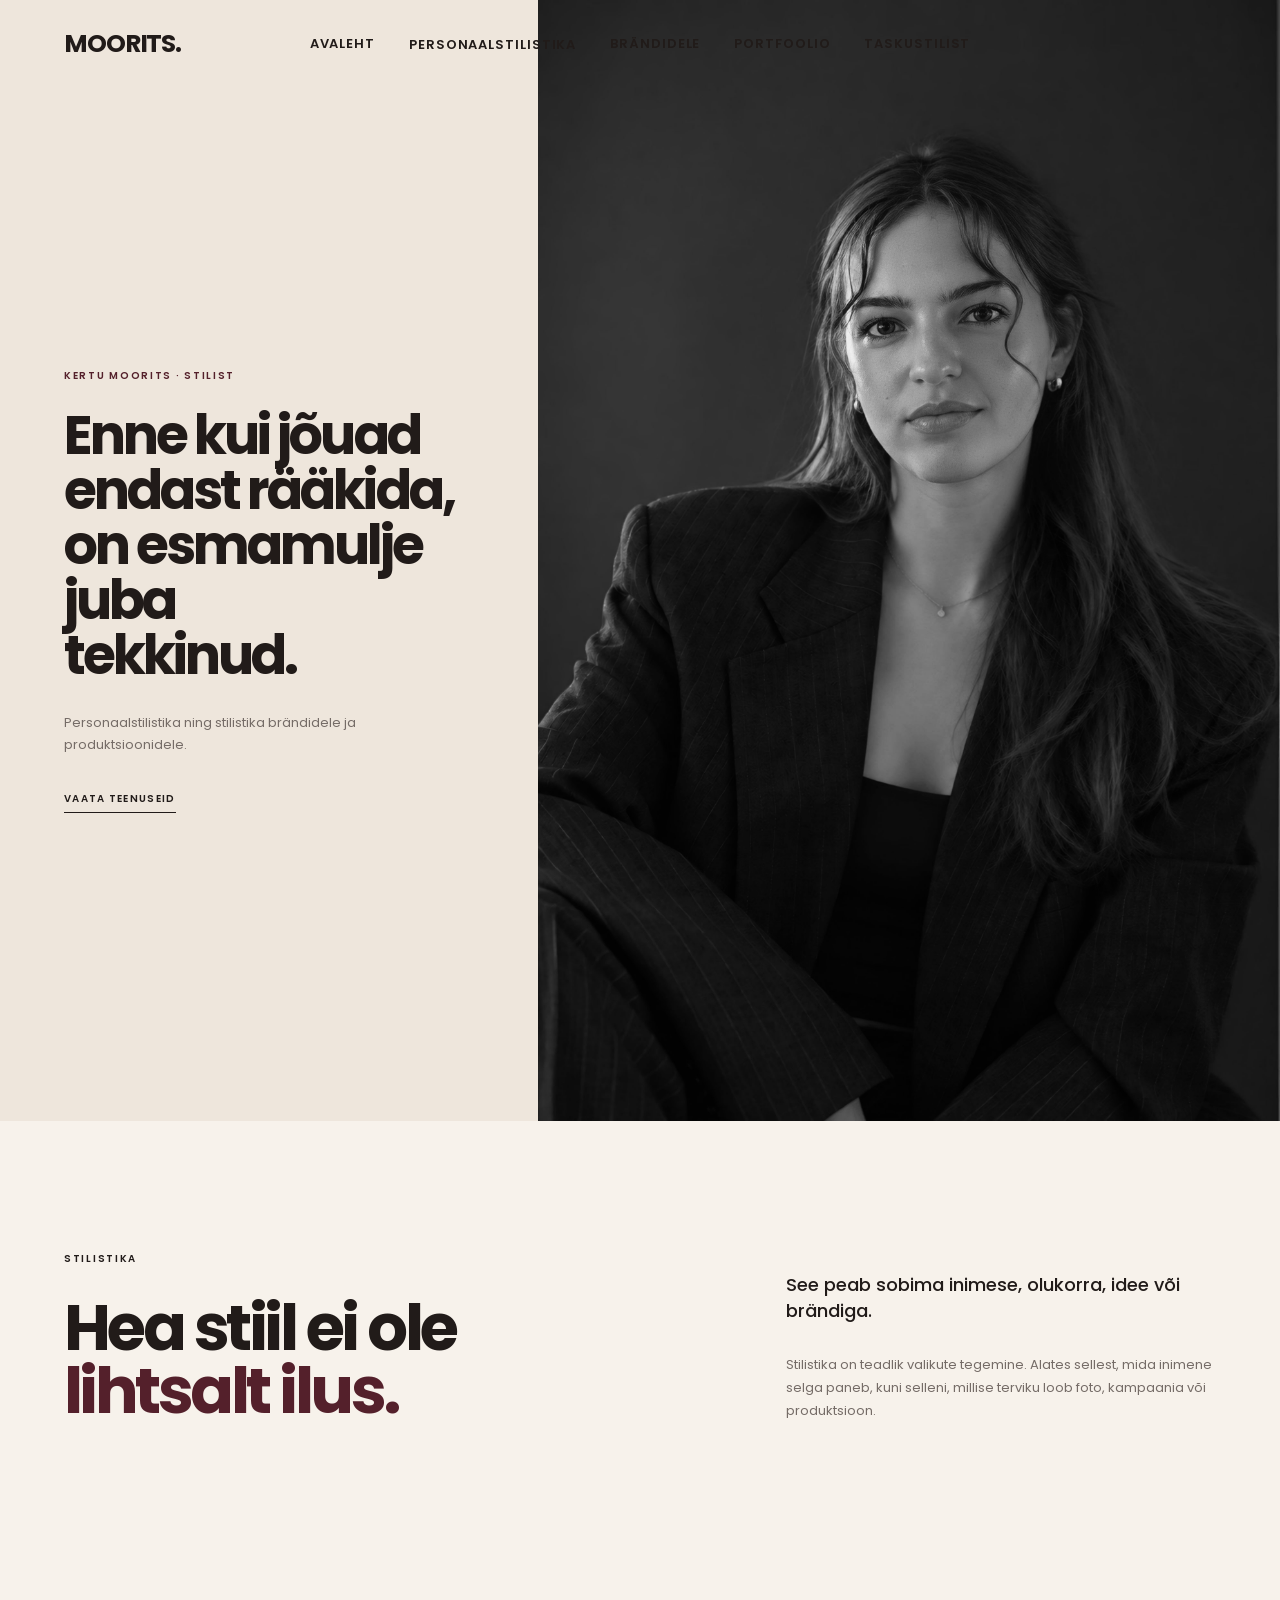
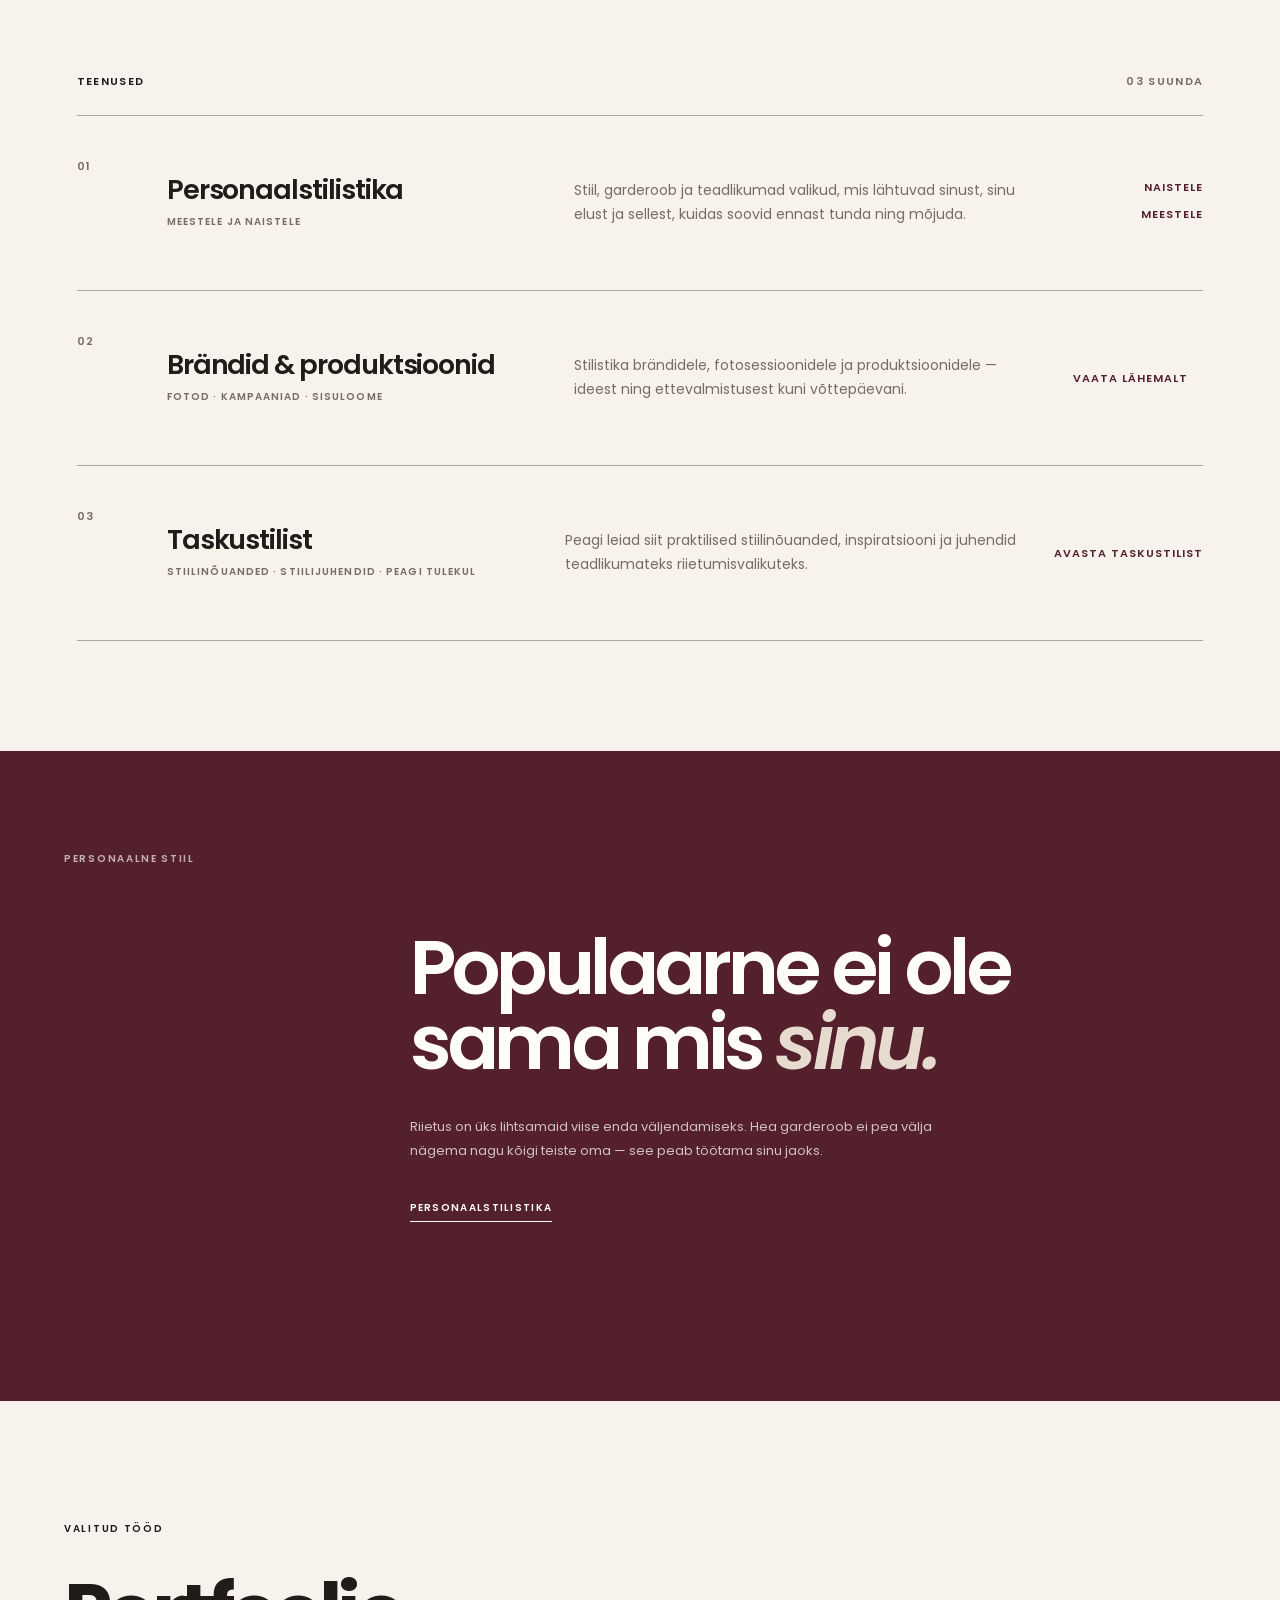
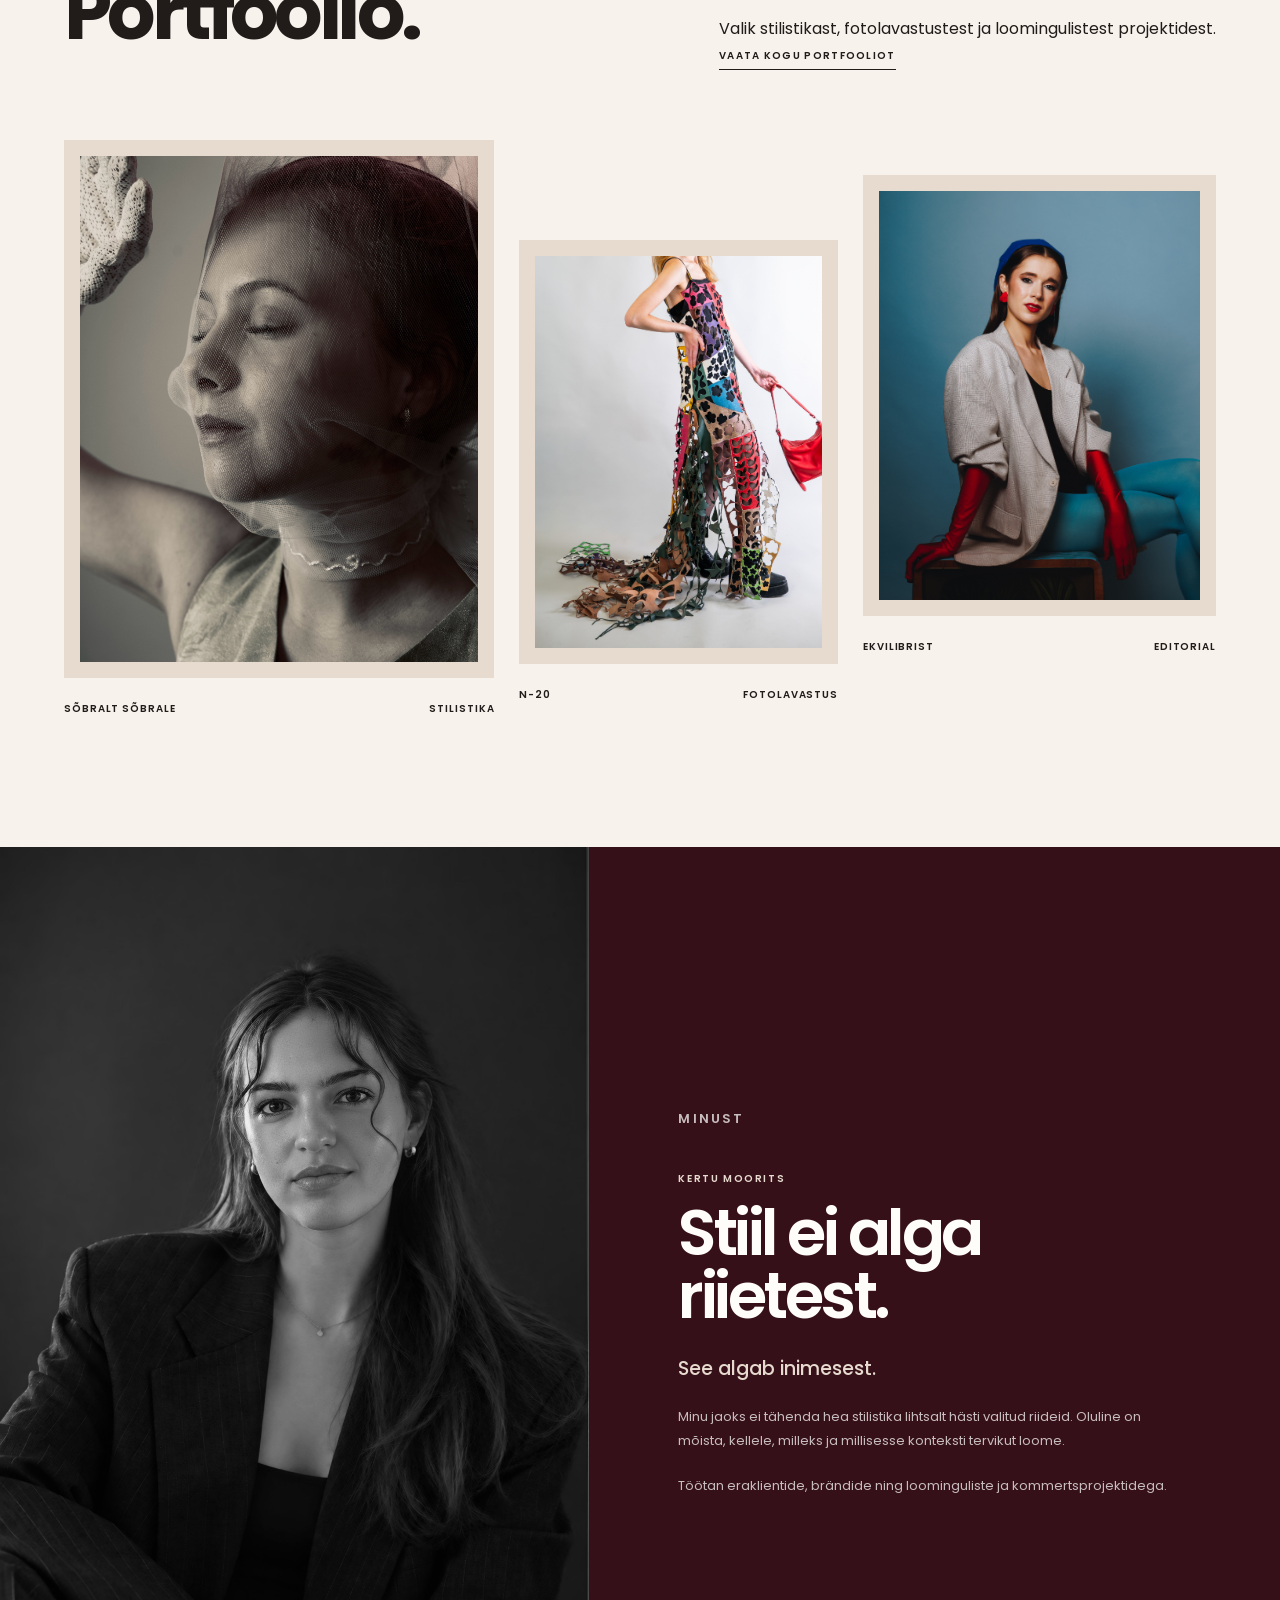
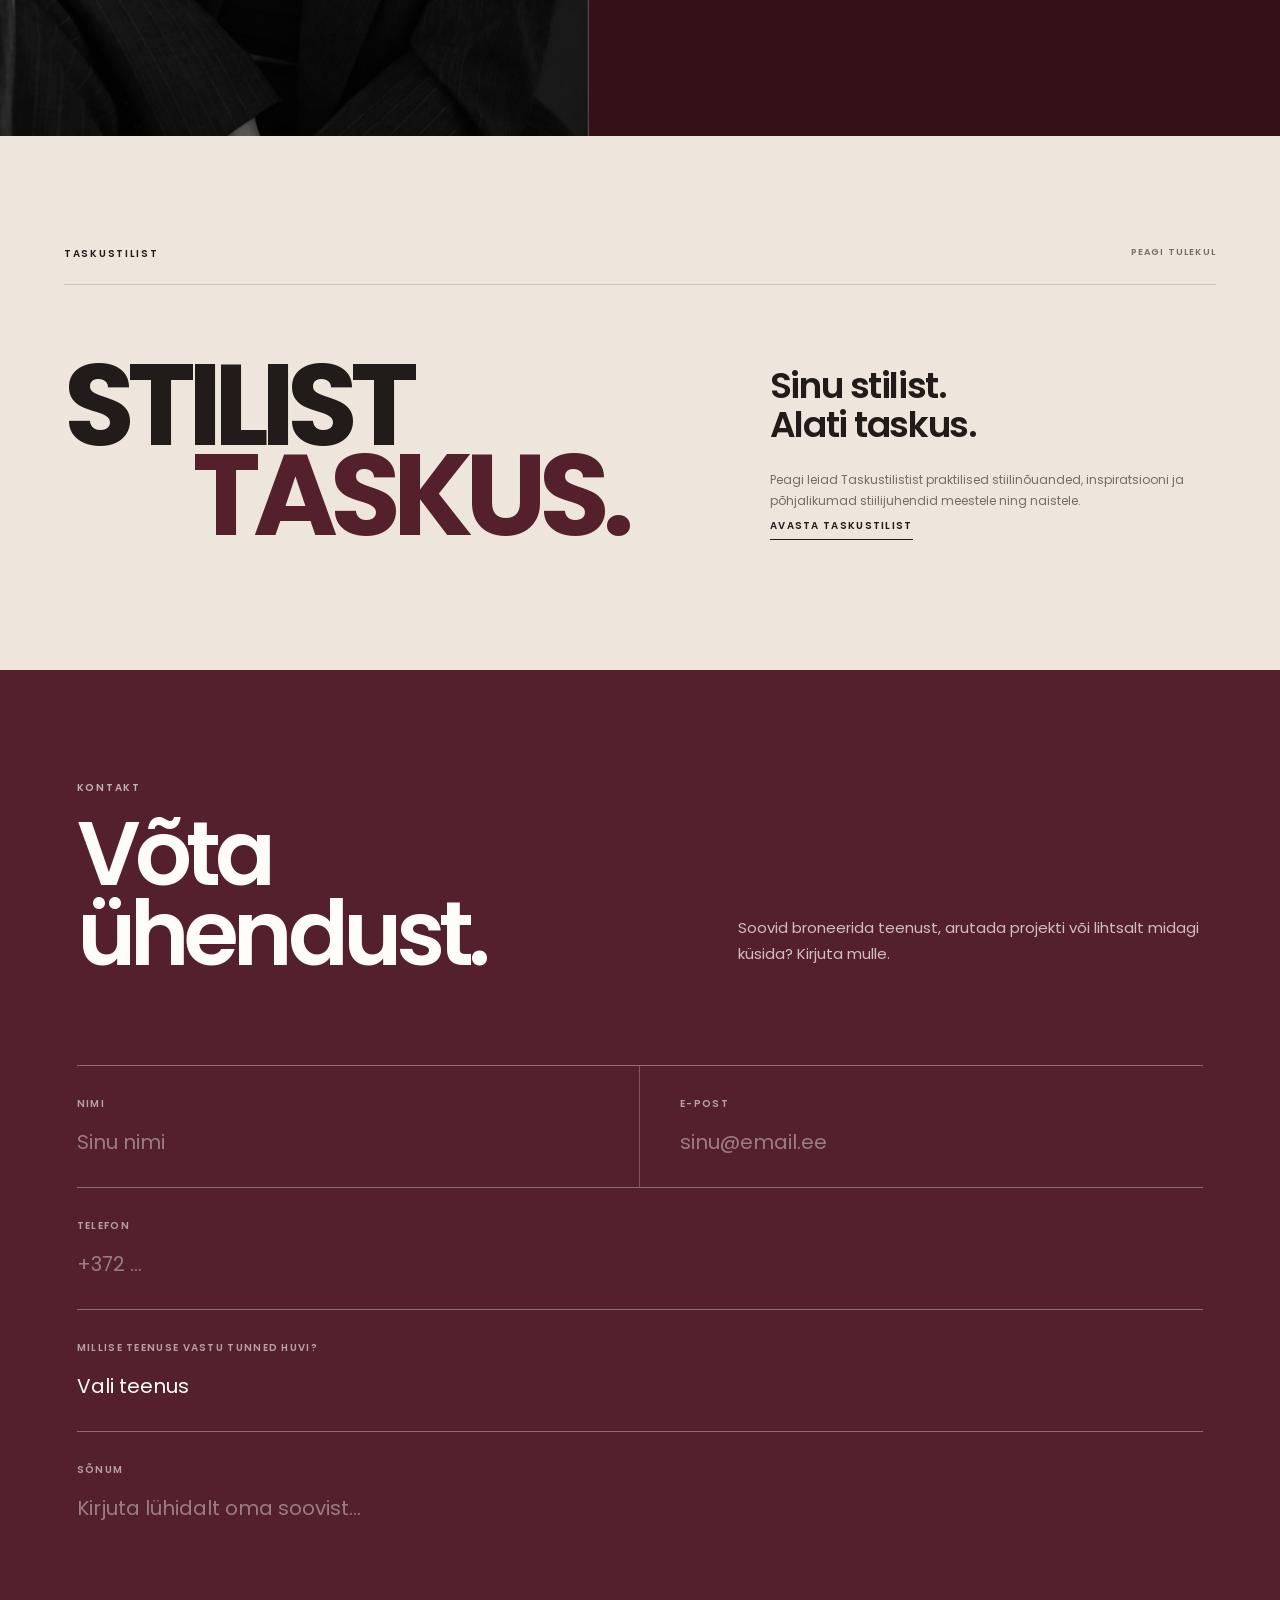
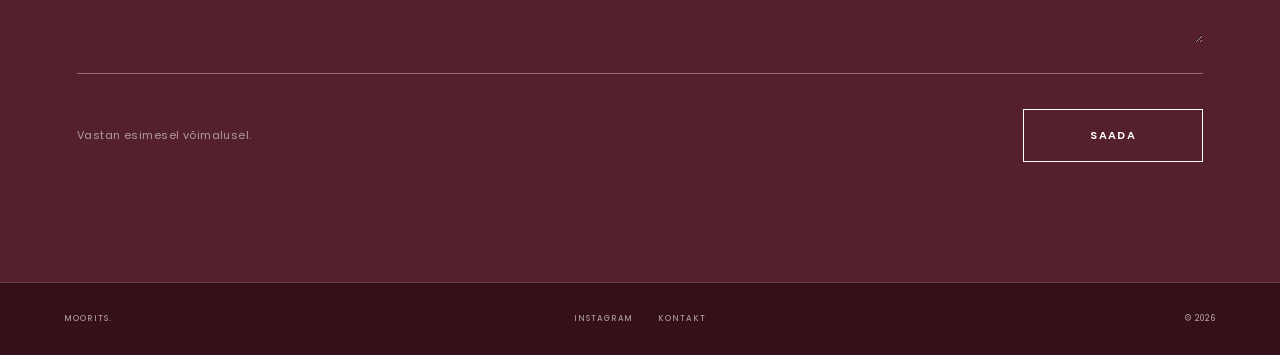
<file: index.html>
<!DOCTYPE html>
<html lang="et">

<head>
  <meta charset="UTF-8">
  <meta name="viewport" content="width=device-width, initial-scale=1.0">

  <title>Kertu Moorits | Stilist & personaalstilistika — MOORITS.</title>

  <meta
    name="description"
    content="Kertu Moorits on stilist, kes pakub personaalstilistikat naistele ja meestele ning stilistikat brändidele, fotosessioonidele ja produktsioonidele."
  >

  <link rel="canonical" href="https://moorits.com/">

  <!-- OPEN GRAPH -->
  <meta property="og:type" content="website">
  <meta property="og:locale" content="et_EE">
  <meta property="og:site_name" content="MOORITS.">

  <meta
    property="og:title"
    content="Kertu Moorits | Stilist & personaalstilistika — MOORITS."
  >

  <meta
    property="og:description"
    content="Personaalstilistika naistele ja meestele ning stilistika brändidele, fotosessioonidele ja produktsioonidele."
  >

  <meta property="og:url" content="https://moorits.com/">

  <meta
    property="og:image"
    content="https://moorits.com/images/avaleht/kertu-moorits-stilist.jpg"
  >

  <!-- STRUCTURED DATA -->
  <script type="application/ld+json">
  {
    "@context": "https://schema.org",
    "@type": "Person",
    "name": "Kertu Moorits",
    "jobTitle": "Stilist",
    "url": "https://moorits.com/",
    "image": "https://moorits.com/images/avaleht/kertu-moorits-stilist.jpg",
    "sameAs": [
      "https://www.instagram.com/mooritzmoments"
    ],
    "worksFor": {
      "@type": "Organization",
      "name": "MOORITS.",
      "url": "https://moorits.com/"
    }
  }
  </script>

  <link rel="stylesheet" href="./css/style.css">
</head>

<body>

  <!-- HEADER -->

  <header class="header">

    <a href="/" class="logo">
      MOORITS.
    </a>

    <nav class="desktop-nav">

      <a href="/" class="active">AVALEHT</a>

      <div class="nav-dropdown">

        <button class="nav-dropdown-trigger" type="button">
          PERSONAALSTILISTIKA
        </button>

        <div class="nav-dropdown-menu">
          <a href="/meestele/">MEESTELE</a>
          <a href="/naistele/">NAISTELE</a>
        </div>

      </div>

      <a href="/brandidele/">BRÄNDIDELE</a>
      <a href="/portfoolio/">PORTFOOLIO</a>
      <a href="/stilist-taskus/">TASKUSTILIST</a>

    </nav>

    <button class="menu-button" id="menuButton" type="button">
      MENÜÜ
    </button>

  </header>


  <!-- MOBILE MENU -->

  <nav class="mobile-nav" id="mobileNav">

    <button class="mobile-close" id="mobileClose" type="button">
      SULGE
    </button>

    <div class="mobile-links">

      <a href="/">Avaleht</a>

      <span class="mobile-nav-label">
        PERSONAALSTILISTIKA
      </span>

      <a href="/meestele/">Meestele</a>
      <a href="/naistele/">Naistele</a>
      <a href="/brandidele/">Brändidele</a>
      <a href="/portfoolio/">Portfoolio</a>
      <a href="/stilist-taskus/">Taskustilist</a>
      <a href="#kontakt">Kontakt</a>

    </div>

  </nav>


  <main>

    <!-- HERO -->

    <section class="hero" id="avaleht">

      <div class="hero-text">

        <p class="label">
          KERTU MOORITS · STILIST
        </p>

        <h1>
          Enne kui jõuad<br>
          endast rääkida,<br>
          on esmamulje juba<br>
          tekkinud.
        </h1>

        <p class="hero-description">
          Personaalstilistika ning stilistika
          brändidele ja produktsioonidele.
        </p>

        <a href="#teenused" class="text-link">
          VAATA TEENUSEID
        </a>

      </div>


      <div class="hero-image">

        <img
          src="./images/avaleht/kertu-moorits-stilist.jpg"
          alt="Kertu Moorits, stilist"
        >

      </div>

    </section>


    <!-- INTRO -->

    <section class="intro">

      <div>

        <p class="label">
          STILISTIKA
        </p>

        <h2>
          Hea stiil ei ole<br>
          <span>lihtsalt ilus.</span>
        </h2>

      </div>


      <div class="intro-copy">

        <p class="lead">
          See peab sobima inimese, olukorra,
          idee või brändiga.
        </p>

        <p>
          Stilistika on teadlik valikute tegemine.
          Alates sellest, mida inimene selga paneb,
          kuni selleni, millise terviku loob foto,
          kampaania või produktsioon.
        </p>

      </div>

    </section>


    <!-- SERVICES -->

    <section class="services" id="teenused">

      <div class="section-head">

        <p class="label">
          TEENUSED
        </p>

        <span>
          03 SUUNDA
        </span>

      </div>


      <!-- 01 PERSONAALSTILISTIKA -->

      <div class="service">

        <span class="number">
          01
        </span>

        <div>

          <h3>
            Personaalstilistika
          </h3>

          <small>
            MEESTELE JA NAISTELE
          </small>

        </div>

        <p>
          Stiil, garderoob ja teadlikumad valikud,
          mis lähtuvad sinust, sinu elust ja sellest,
          kuidas soovid ennast tunda ning mõjuda.
        </p>

        <div class="service-actions">

          <a href="/naistele/" class="service-link">
            NAISTELE
          </a>

          <a href="/meestele/" class="service-link">
            MEESTELE
          </a>

        </div>

      </div>


      <!-- 02 BRÄNDID & PRODUKTSIOONID -->

      <a href="/brandidele/" class="service">

        <span class="number">
          02
        </span>

        <div>

          <h3>
            Brändid &amp; produktsioonid
          </h3>

          <small>
            FOTOD · KAMPAANIAD · SISULOOME
          </small>

        </div>

        <p>
          Stilistika brändidele, fotosessioonidele ja produktsioonidele —
          ideest ning ettevalmistusest kuni võttepäevani.
        </p>

        <span class="service-more">
          VAATA LÄHEMALT
        </span>

      </a>


    
<!-- 03 TASKUSTILIST -->

<a href="/stilist-taskus/" class="service">

  <span class="number">03</span>

  <div>
    <h3>Taskustilist</h3>
    <small>
      STIILINÕUANDED · STIILIJUHENDID · PEAGI TULEKUL
    </small>
  </div>

  <p>
    Peagi leiad siit praktilised stiilinõuanded,
    inspiratsiooni ja juhendid teadlikumateks
    riietumisvalikuteks.
  </p>

  <span class="service-more">
    AVASTA TASKUSTILIST
  </span>

</a>


    </section>


    <!-- STATEMENT -->

    <section class="statement">

      <p class="label light">
        PERSONAALNE STIIL
      </p>

      <div class="statement-content">

        <h2>
          Populaarne ei ole<br>
          sama mis <span>sinu.</span>
        </h2>

        <p>
          Riietus on üks lihtsamaid viise enda väljendamiseks.
          Hea garderoob ei pea välja nägema nagu kõigi teiste oma —
          see peab töötama sinu jaoks.
        </p>

        <a href="/naistele/" class="text-link light-link">
          PERSONAALSTILISTIKA
        </a>

      </div>

    </section>


    <!-- PORTFOLIO -->

    <section class="portfolio" id="portfolio">

      <div class="portfolio-head">

        <div>

          <p class="label">
            VALITUD TÖÖD
          </p>

          <h2>
            Portfoolio.
          </h2>

        </div>


        <div>

          <p>
            Valik stilistikast, fotolavastustest
            ja loomingulistest projektidest.
          </p>

          <a href="/portfoolio/" class="text-link">
            VAATA KOGU PORTFOOLIOT
          </a>

        </div>

      </div>


      <div class="portfolio-grid">

        <!-- SÕBRALT SÕBRALE -->

        <a href="/portfoolio/" class="work work-1">

          <div class="work-image">

         <img
  src="./images/portfoolio/fotolavastused/sõbraltsõbrale/vitalia%201.jpg"
  alt="Sõbralt Sõbrale stilistika"
  loading="lazy"
>

          </div>

          <div class="work-meta">
            <span>SÕBRALT SÕBRALE</span>
            <span>STILISTIKA</span>
          </div>

        </a>


        <!-- N-20 -->

        <a href="/portfoolio/" class="work work-2">

          <div class="work-image">

            <img
  src="./images/portfoolio/fotolavastused/n-20/DSC07285-2dfb7b86f94346cf8f1a0ef1ae4be9ef.jpg"
  alt="N-20 fotolavastus"
  loading="lazy"
>

          </div>

          <div class="work-meta">
            <span>N-20</span>
            <span>FOTOLAVASTUS</span>
          </div>

        </a>


        <!-- EKVILIBRIST -->

        <a href="/portfoolio/" class="work work-3">

          <div class="work-image">

            <img
              src="./images/portfoolio/fotolavastused/ajakirjaprojekt/Ekvilibrist-0135.jpg"
              alt="Ekvilibrist ajakirjaprojekt"
              loading="lazy"
            >

          </div>

          <div class="work-meta">
            <span>EKVILIBRIST</span>
            <span>EDITORIAL</span>
          </div>

        </a>

      </div>

    </section>


    <!-- ABOUT -->

    <section class="about">

      <div class="about-image">

        <img
          src="./images/avaleht/kertu-moorits-stilist.jpg"
          alt="Kertu Moorits"
          loading="lazy"
        >

      </div>


      <div class="about-copy">

        <p class="label light">
          MINUST
        </p>

        <p class="about-name">
          KERTU MOORITS
        </p>

        <h2>
          Stiil ei alga<br>
          riietest.
        </h2>

        <h3>
          See algab inimesest.
        </h3>

        <p>
          Minu jaoks ei tähenda hea stilistika lihtsalt
          hästi valitud riideid. Oluline on mõista, kellele,
          milleks ja millisesse konteksti tervikut loome.
        </p>

        <p>
          Töötan eraklientide, brändide ning loominguliste
          ja kommertsprojektidega.
        </p>

      </div>

    </section>


    <!-- TASKUSTILIST -->

    <section class="taskustilist">

      <div class="section-head">

        <p class="label">
          TASKUSTILIST
        </p>

        <span>
          PEAGI TULEKUL
        </span>

      </div>


      <div class="task-grid">

        <div class="task-title">
          <span>STILIST</span>
          <span>TASKUS.</span>
        </div>


        <div class="task-copy">

          <h2>
            Sinu stilist.<br>
            Alati taskus.
          </h2>

          <p>
  Peagi leiad Taskustilistist praktilised
  stiilinõuanded, inspiratsiooni ja põhjalikumad
  stiilijuhendid meestele ning naistele.
</p>

          <a href="/stilist-taskus/" class="text-link">
            AVASTA TASKUSTILIST
          </a>

        </div>

      </div>

    </section>


    <!-- CONTACT -->

    <section class="contact contact-form-section" id="kontakt">

      <div class="contact-form-head">

        <div>

          <p class="label light">
            KONTAKT
          </p>

          <h2>
            Võta<br>
            ühendust.
          </h2>

        </div>


        <p class="contact-intro">
          Soovid broneerida teenust, arutada projekti
          või lihtsalt midagi küsida? Kirjuta mulle.
        </p>

      </div>


      <form
        class="contact-form"
        id="contactForm"
        action="https://formspree.io/f/mjykwdko"
        method="POST"
      >

        <!-- NIMI + E-POST -->

        <div class="form-row">

          <div class="form-field">

            <label for="name">
              NIMI
            </label>

            <input
              type="text"
              id="name"
              name="name"
              placeholder="Sinu nimi"
              autocomplete="name"
              required
            >

          </div>


          <div class="form-field">

            <label for="email">
              E-POST
            </label>

            <input
              type="email"
              id="email"
              name="email"
              placeholder="sinu@email.ee"
              autocomplete="email"
              required
            >

          </div>

        </div>


        <!-- TELEFON -->

        <div class="form-field">

          <label for="phone">
            TELEFON
          </label>

          <input
            type="tel"
            id="phone"
            name="phone"
            placeholder="+372 ..."
            autocomplete="tel"
          >

        </div>


        <!-- TEENUSE DROPDOWN -->

        <div class="form-field form-select-field">

          <label for="service">
            MILLISE TEENUSE VASTU TUNNED HUVI?
          </label>

          <select
            id="service"
            name="service"
            required
          >

            <option value="" disabled selected>
              Vali teenus
            </option>

            <option value="Personaalstilistika naistele">
              Personaalstilistika naistele
            </option>

            <option value="Personaalstilistika meestele">
              Personaalstilistika meestele
            </option>

            <option value="Garderoobiaudit">
              Garderoobiaudit
            </option>

            <option value="Stiil ja Shopping">
              Stiil &amp; Shopping
            </option>

            <option value="Garderoob ja Shopping">
              Garderoob + Shopping
            </option>

            <option value="Stiili kiirabi">
              Stiili kiirabi
            </option>

            <option value="Brändid ja produktsioonid">
              Brändid &amp; produktsioonid
            </option>

            <option value="Muu küsimus">
              Muu küsimus
            </option>

          </select>

        </div>


        <!-- SÕNUM -->

        <div class="form-field">

          <label for="message">
            SÕNUM
          </label>

          <textarea
            id="message"
            name="message"
            rows="5"
            placeholder="Kirjuta lühidalt oma soovist..."
            required
          ></textarea>

        </div>


        <!-- SUBMIT -->

        <div class="form-bottom">

          <p>
            Vastan esimesel võimalusel.
          </p>

          <button
            type="submit"
            class="form-submit"
          >
            SAADA
          </button>

        </div>

      </form>


      <div class="form-success" id="formSuccess" hidden>
        <p>Aitäh! Sinu sõnum on saadetud.</p>
        <span>Võtan sinuga esimesel võimalusel ühendust.</span>
      </div>

    </section>

  </main>


  <!-- FOOTER -->

  <footer>

    <span>
      MOORITS.
    </span>

    <div>

      <a
        href="https://www.instagram.com/mooritzmoments"
        target="_blank"
        rel="noopener noreferrer"
      >
        INSTAGRAM
      </a>

      <a href="#kontakt">
        KONTAKT
      </a>

    </div>

    <span>
      © 2026
    </span>

  </footer>


  <script src="./js/main.js"></script>

</body>
</html>
</file>
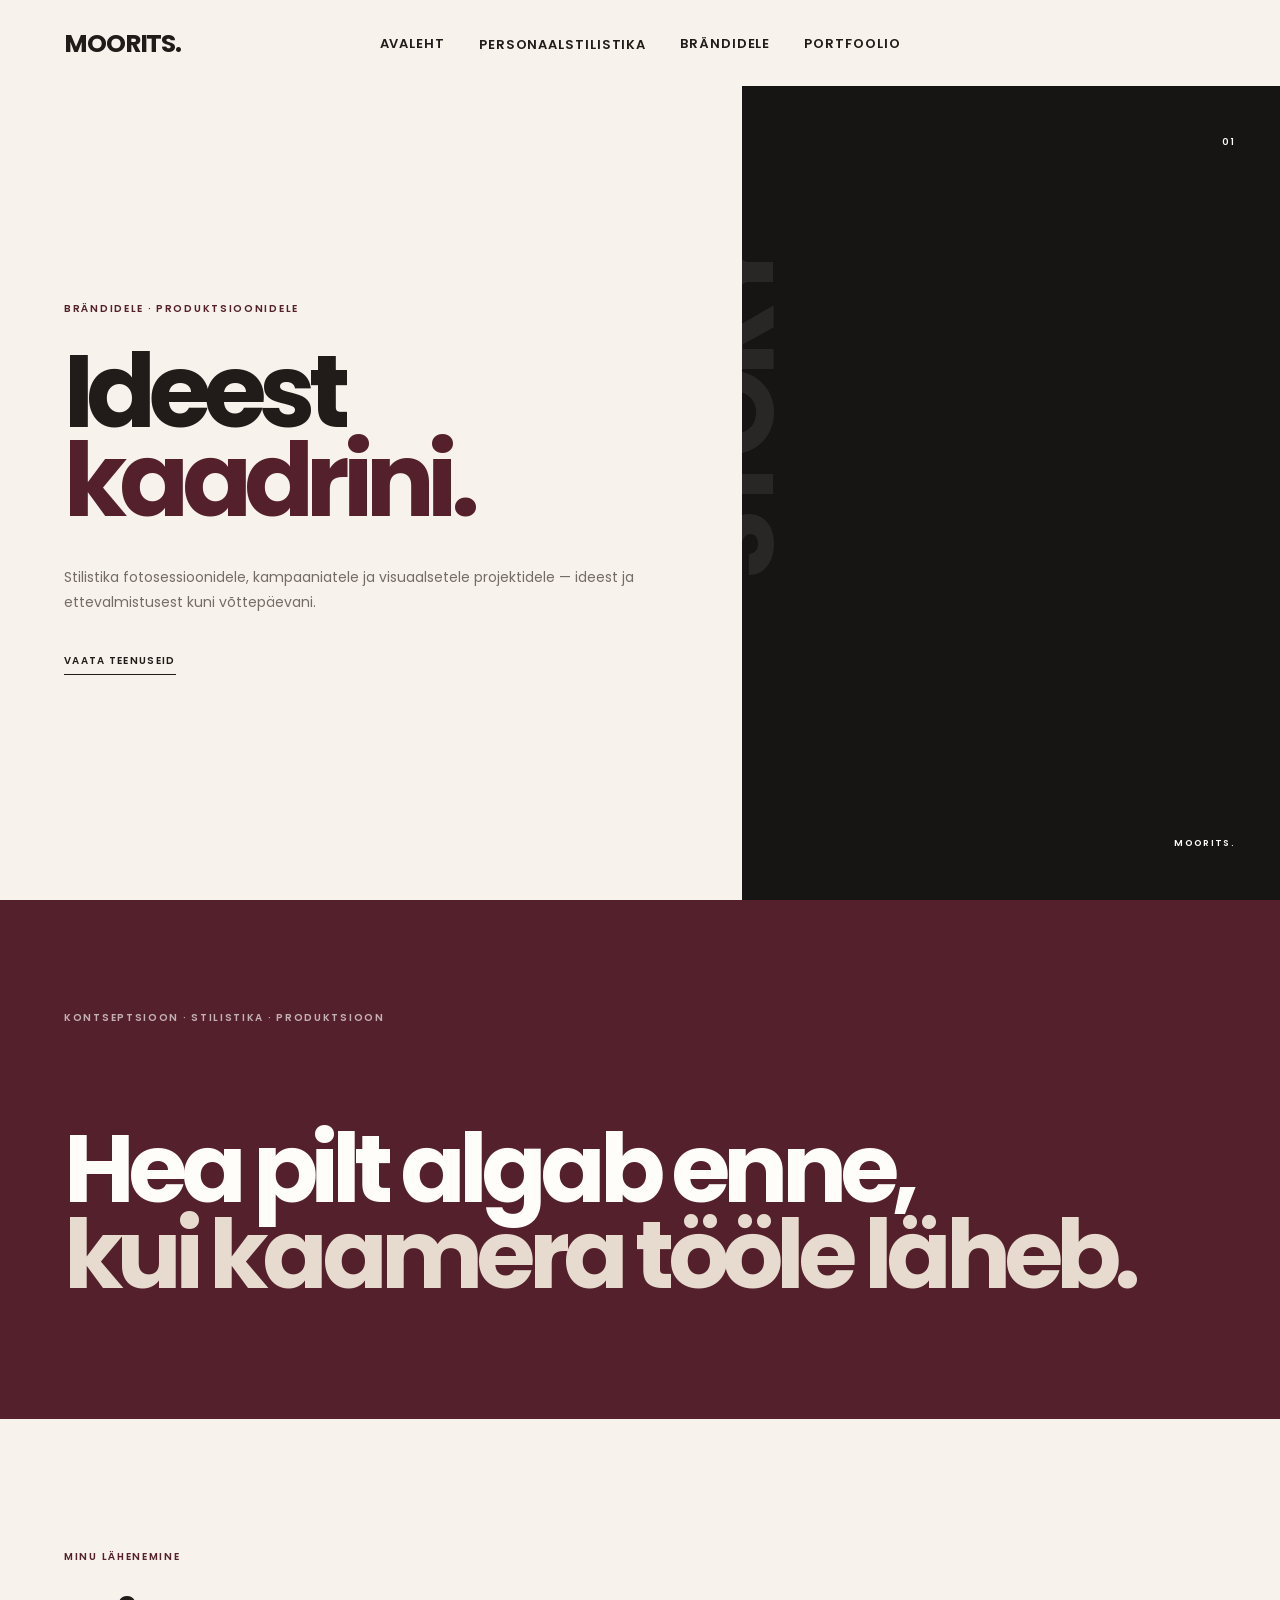
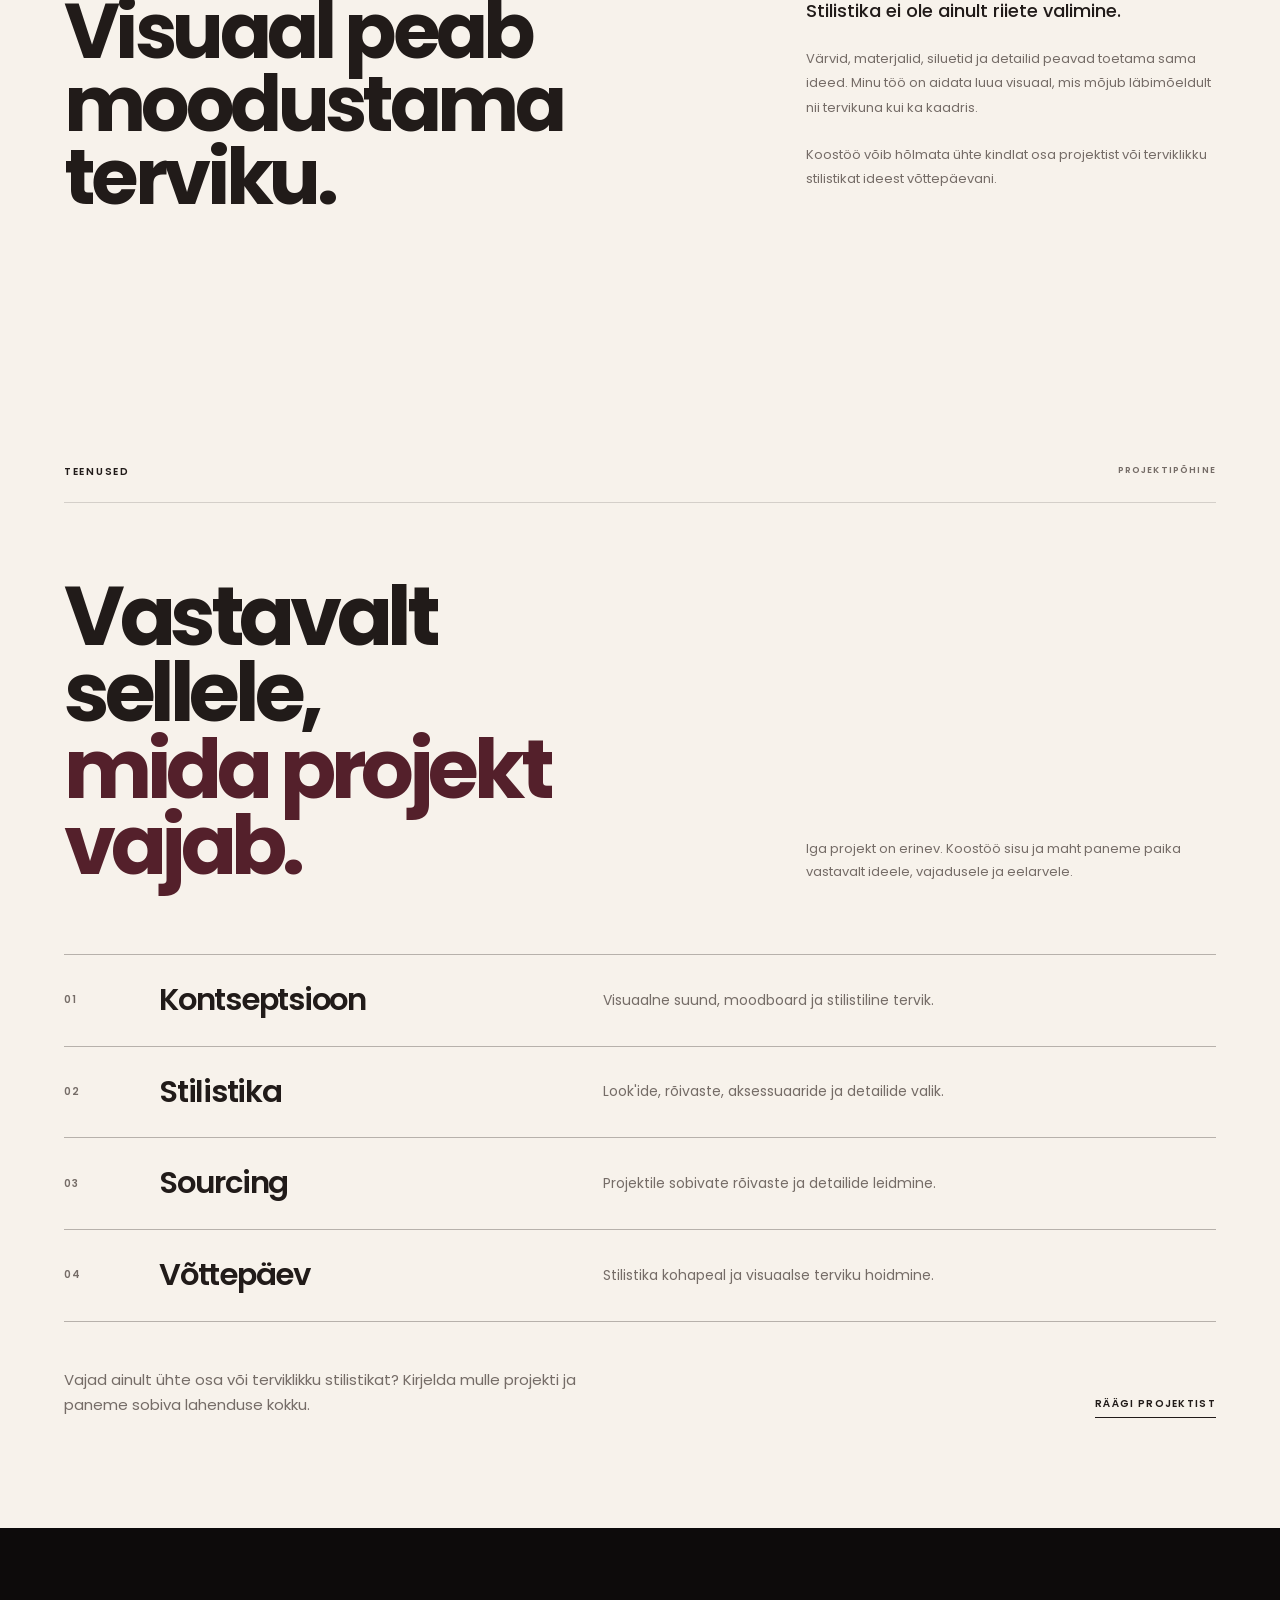
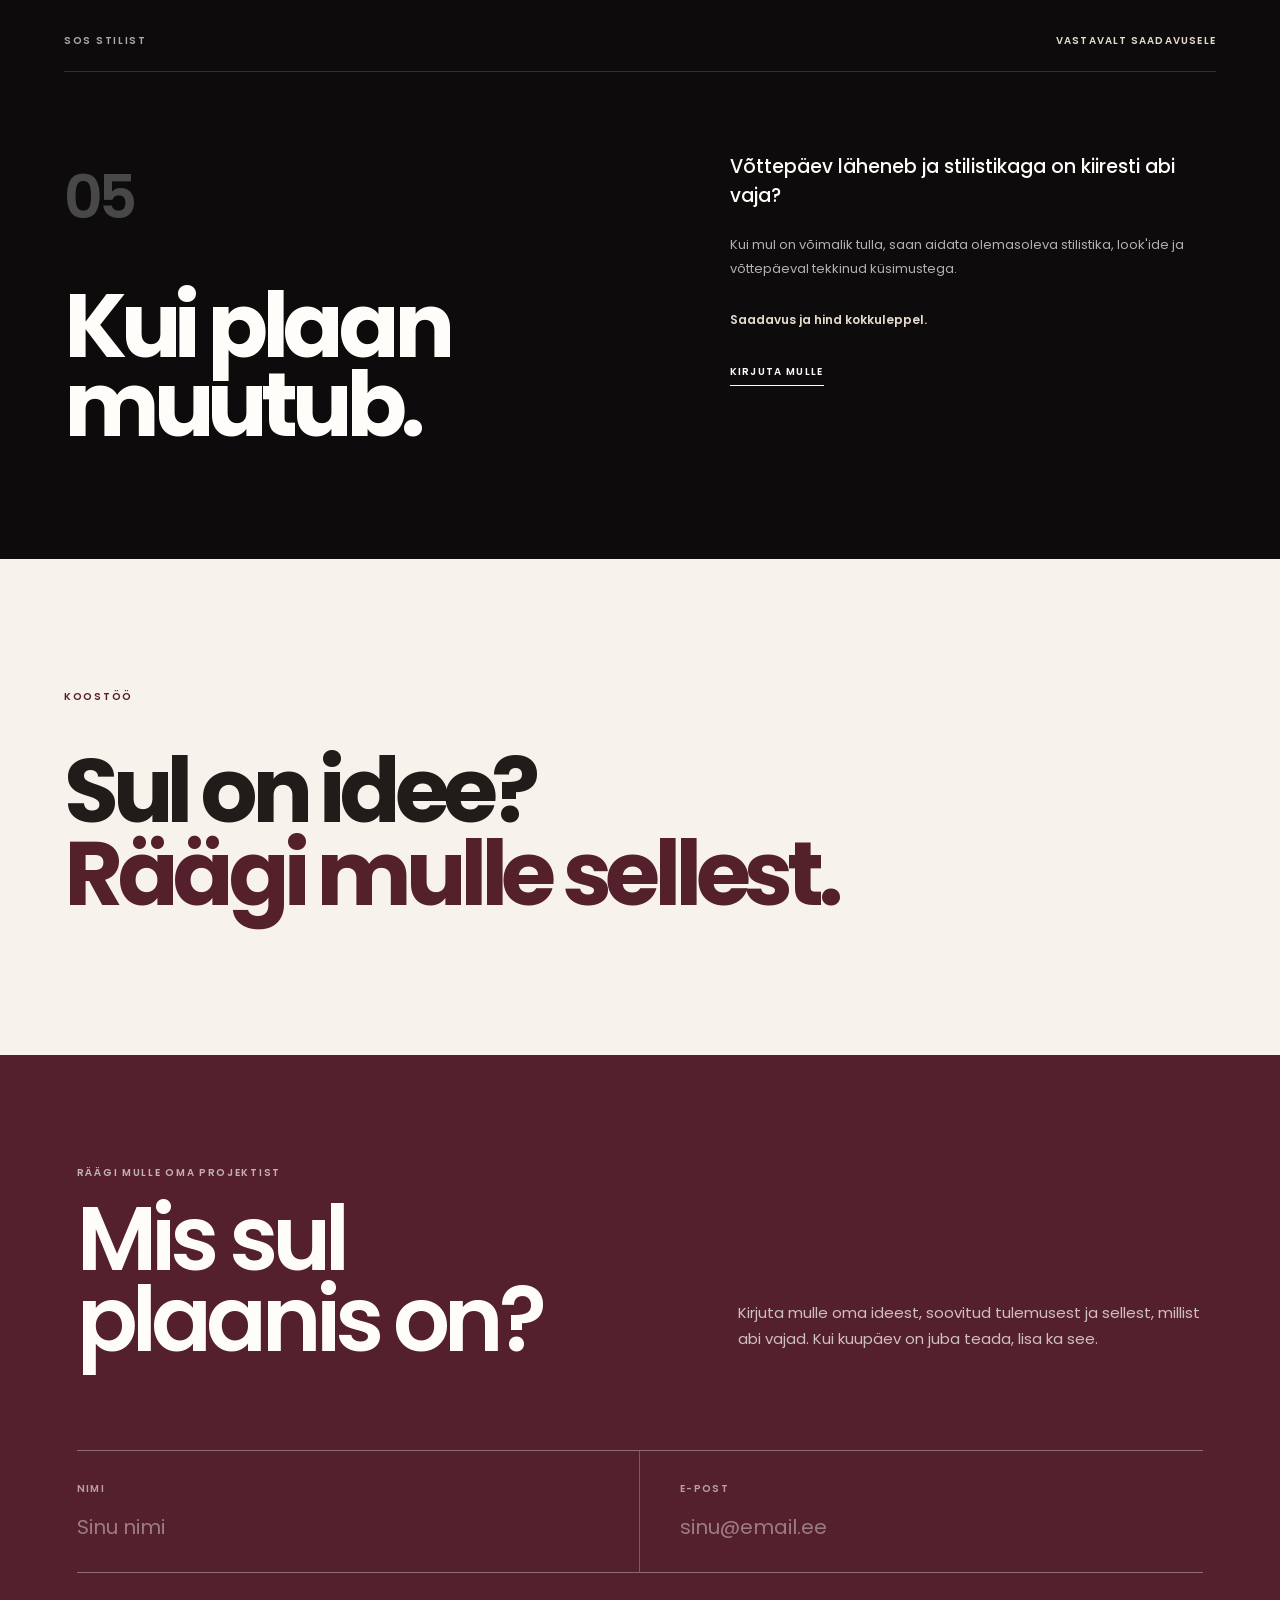
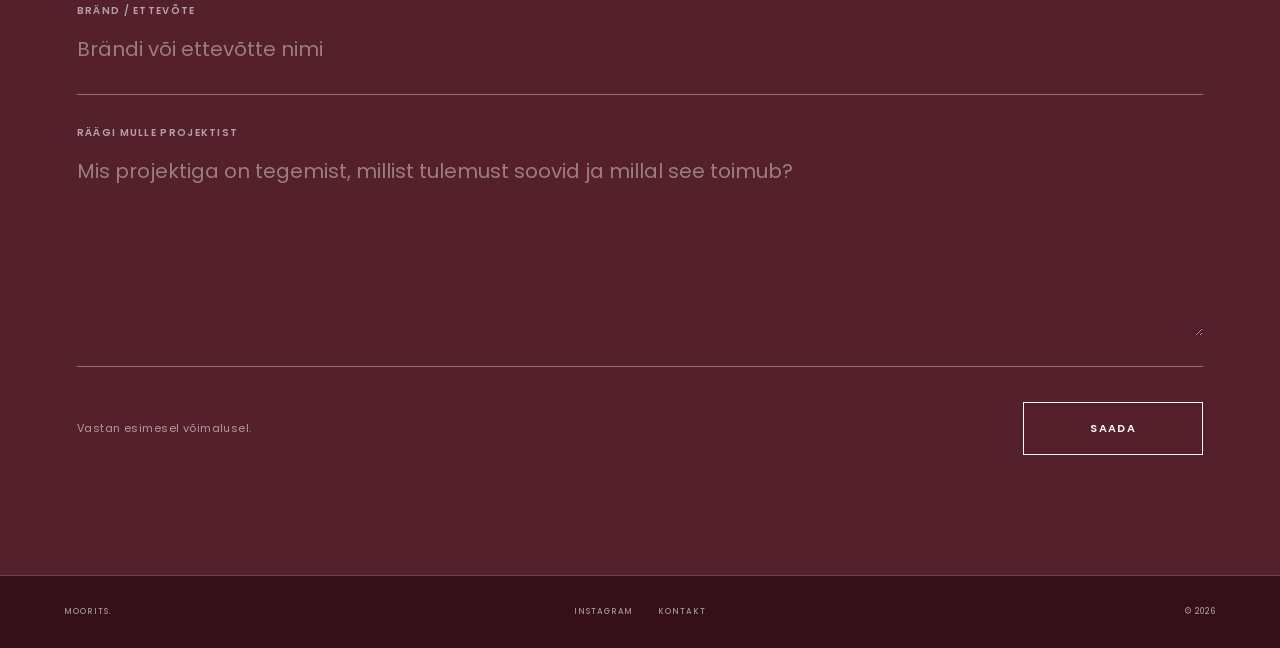
<file: brandidele/index.html>
<!DOCTYPE html>
<html lang="et">

<head>
  <meta charset="UTF-8">
  <meta name="viewport" content="width=device-width, initial-scale=1.0">

  <title>Stilist brändidele | Fotosessiooni stilistika — MOORITS.</title>

  <meta
    name="description"
    content="Kertu Moorits pakub stilistikat brändidele, fotosessioonidele, kampaaniatele ja visuaalsetele projektidele — ideest kuni võttepäevani."
  >

  <link rel="canonical" href="https://moorits.com/brandidele/">

  <!-- OPEN GRAPH -->
  <meta property="og:type" content="website">
  <meta property="og:locale" content="et_EE">
  <meta property="og:site_name" content="MOORITS.">

  <meta
    property="og:title"
    content="Stilist brändidele | Fotosessiooni stilistika — MOORITS."
  >

  <meta
    property="og:description"
    content="Stilistika brändidele, fotosessioonidele, kampaaniatele ja visuaalsetele projektidele — ideest kuni võttepäevani."
  >

  <meta property="og:url" content="https://moorits.com/brandidele/">

  <!-- STRUCTURED DATA -->
  <script type="application/ld+json">
  {
    "@context": "https://schema.org",
    "@type": "Service",
    "name": "Stilistika brändidele ja produktsioonidele",
    "description": "Stilistika brändidele, fotosessioonidele, kampaaniatele ja visuaalsetele projektidele, sealhulgas kontseptsioon, stilistika, sourcing ja stilistika võttepäeval.",
    "url": "https://moorits.com/brandidele/",
    "provider": {
      "@type": "Person",
      "name": "Kertu Moorits",
      "jobTitle": "Stilist",
      "url": "https://moorits.com/"
    },
    "areaServed": {
      "@type": "Country",
      "name": "Estonia"
    }
  }
  </script>

  <link rel="stylesheet" href="../css/style.css">
</head>

<body class="brands-page">

  <!-- HEADER -->

  <header class="header brands-header">

    <a href="/" class="logo">
      MOORITS.
    </a>

    <nav class="desktop-nav">

      <a href="/">AVALEHT</a>

      <div class="nav-dropdown">

        <button class="nav-dropdown-trigger" type="button">
          PERSONAALSTILISTIKA
        </button>

        <div class="nav-dropdown-menu">
          <a href="/meestele/">MEESTELE</a>
          <a href="/naistele/">NAISTELE</a>
        </div>

      </div>

      <a href="/brandidele/" class="active">
        BRÄNDIDELE
      </a>

      <a href="/portfoolio/">
        PORTFOOLIO
      </a>

    </nav>

    <button class="menu-button" id="menuButton" type="button">
      MENÜÜ
    </button>

  </header>


  <!-- MOBILE MENU -->

  <nav class="mobile-nav" id="mobileNav">

    <button class="mobile-close" id="mobileClose" type="button">
      SULGE
    </button>

    <div class="mobile-links">

      <a href="/">Avaleht</a>

      <span class="mobile-nav-label">
        PERSONAALSTILISTIKA
      </span>

      <a href="/meestele/">Meestele</a>
      <a href="/naistele/">Naistele</a>
      <a href="/brandidele/">Brändidele</a>
      <a href="/portfoolio/">Portfoolio</a>
      <a href="#kontakt">Kontakt</a>

    </div>

  </nav>


  <main>

    <!-- HERO -->

    <section class="brands-hero">

      <div class="brands-hero-copy">

        <p class="label brands-label">
          BRÄNDIDELE · PRODUKTSIOONIDELE
        </p>

        <h1>
          Ideest<br>
          <span>kaadrini.</span>
        </h1>

        <p class="brands-hero-lead">
          Stilistika fotosessioonidele, kampaaniatele ja
          visuaalsetele projektidele — ideest ja ettevalmistusest
          kuni võttepäevani.
        </p>

        <a href="#teenused" class="text-link">
          VAATA TEENUSEID
        </a>

      </div>


      <div class="brands-hero-visual">

        <span class="brands-hero-number">
          01
        </span>

        <div class="brands-hero-word">
          VISUAL<br>
          STORY
        </div>

        <span class="brands-hero-bottom">
          MOORITS.
        </span>

      </div>

    </section>


    <!-- STATEMENT -->

    <section class="brands-statement">

      <p class="label light">
        KONTSEPTSIOON · STILISTIKA · PRODUKTSIOON
      </p>

      <h2>
        Hea pilt algab enne,<br>
        <span>kui kaamera tööle läheb.</span>
      </h2>

    </section>


    <!-- INTRO -->

    <section class="brands-intro">

      <div class="brands-intro-heading">

        <p class="label brands-label">
          MINU LÄHENEMINE
        </p>

        <h2>
          Visuaal peab<br>
          moodustama terviku.
        </h2>

      </div>


      <div class="brands-intro-copy">

        <p class="brands-intro-lead">
          Stilistika ei ole ainult riiete valimine.
        </p>

        <p>
          Värvid, materjalid, siluetid ja detailid peavad
          toetama sama ideed. Minu töö on aidata luua visuaal,
          mis mõjub läbimõeldult nii tervikuna kui ka kaadris.
        </p>

        <p>
          Koostöö võib hõlmata ühte kindlat osa projektist
          või terviklikku stilistikat ideest võttepäevani.
        </p>

      </div>

    </section>


    <!-- SERVICES -->

    <section class="brands-services brands-services-compact" id="teenused">

      <div class="section-head">

        <p class="label">
          TEENUSED
        </p>

        <span>
          PROJEKTIPÕHINE
        </span>

      </div>


      <div class="brands-services-heading">

        <h2>
          Vastavalt sellele,<br>
          <span>mida projekt vajab.</span>
        </h2>

        <p>
          Iga projekt on erinev. Koostöö sisu ja maht
          paneme paika vastavalt ideele, vajadusele ja eelarvele.
        </p>

      </div>


      <div class="brands-compact-list">

        <div class="brands-compact-service">

          <span class="brands-compact-number">
            01
          </span>

          <h3>
            Kontseptsioon
          </h3>

          <p>
            Visuaalne suund, moodboard ja stilistiline tervik.
          </p>

        </div>


        <div class="brands-compact-service">

          <span class="brands-compact-number">
            02
          </span>

          <h3>
            Stilistika
          </h3>

          <p>
            Look'ide, rõivaste, aksessuaaride ja detailide valik.
          </p>

        </div>


        <div class="brands-compact-service">

          <span class="brands-compact-number">
            03
          </span>

          <h3>
            Sourcing
          </h3>

          <p>
            Projektile sobivate rõivaste ja detailide leidmine.
          </p>

        </div>


        <div class="brands-compact-service">

          <span class="brands-compact-number">
            04
          </span>

          <h3>
            Võttepäev
          </h3>

          <p>
            Stilistika kohapeal ja visuaalse terviku hoidmine.
          </p>

        </div>

      </div>


      <div class="brands-service-summary">

        <p>
          Vajad ainult ühte osa või terviklikku stilistikat?
          Kirjelda mulle projekti ja paneme sobiva lahenduse kokku.
        </p>

        <a href="#kontakt" class="text-link">
          RÄÄGI PROJEKTIST
        </a>

      </div>

    </section>


    <!-- SOS -->

    <section class="brands-sos">

      <div class="brands-sos-top">

        <p class="label light">
          SOS STILIST
        </p>

        <span>
          VASTAVALT SAADAVUSELE
        </span>

      </div>


      <div class="brands-sos-grid">

        <div>

          <span class="brands-sos-small">
            05
          </span>

          <h2>
            Kui plaan<br>
            muutub.
          </h2>

        </div>


        <div class="brands-sos-copy">

          <p class="brands-sos-lead">
            Võttepäev läheneb ja stilistikaga on kiiresti abi vaja?
          </p>

          <p>
            Kui mul on võimalik tulla, saan aidata olemasoleva
            stilistika, look'ide ja võttepäeval tekkinud
            küsimustega.
          </p>

          <strong>
            Saadavus ja hind kokkuleppel.
          </strong>

          <a href="#kontakt" class="text-link light-link">
            KIRJUTA MULLE
          </a>

        </div>

      </div>

    </section>


    <!-- FINAL -->

    <section class="brands-final">

      <p class="label brands-label">
        KOOSTÖÖ
      </p>

      <h2>
        Sul on idee?<br>
        <span>Räägi mulle sellest.</span>
      </h2>

    </section>


    <!-- CONTACT FORM -->

    <section
      class="contact contact-form-section brands-contact"
      id="kontakt"
    >

      <div class="contact-form-head">

        <div>

          <p class="label light">
            RÄÄGI MULLE OMA PROJEKTIST
          </p>

          <h2>
            Mis sul<br>
            plaanis on?
          </h2>

        </div>


        <p class="contact-intro">
          Kirjuta mulle oma ideest, soovitud tulemusest
          ja sellest, millist abi vajad. Kui kuupäev on juba
          teada, lisa ka see.
        </p>

      </div>


      <form
        class="contact-form"
        id="brandContactForm"
        action="https://formspree.io/f/mjykwdko"
        method="POST"
      >

        <div class="form-row">

          <div class="form-field">

            <label for="brand-name">
              NIMI
            </label>

            <input
              type="text"
              id="brand-name"
              name="name"
              placeholder="Sinu nimi"
              autocomplete="name"
              required
            >

          </div>


          <div class="form-field">

            <label for="brand-email">
              E-POST
            </label>

            <input
              type="email"
              id="brand-email"
              name="email"
              placeholder="sinu@email.ee"
              autocomplete="email"
              required
            >

          </div>

        </div>


        <div class="form-field">

          <label for="brand-company">
            BRÄND / ETTEVÕTE
          </label>

          <input
            type="text"
            id="brand-company"
            name="company"
            placeholder="Brändi või ettevõtte nimi"
          >

        </div>


        <div class="form-field">

          <label for="brand-project">
            RÄÄGI MULLE PROJEKTIST
          </label>

          <textarea
            id="brand-project"
            name="project"
            rows="6"
            placeholder="Mis projektiga on tegemist, millist tulemust soovid ja millal see toimub?"
            required
          ></textarea>

        </div>


        <div class="form-bottom">

          <p>
            Vastan esimesel võimalusel.
          </p>

          <button
            type="submit"
            class="form-submit"
          >
            SAADA
          </button>

        </div>

      </form>


      <!-- SUCCESS MESSAGE -->

      <div
        class="form-success"
        id="brandFormSuccess"
        hidden
      >
        <p>
          Aitäh! Sinu sõnum on saadetud.
        </p>

        <span>
          Võtan sinuga esimesel võimalusel ühendust.
        </span>
      </div>

    </section>

  </main>


  <!-- FOOTER -->

  <footer>

    <span>
      MOORITS.
    </span>

    <div>

      <a
        href="https://www.instagram.com/mooritzmoments"
        target="_blank"
        rel="noopener noreferrer"
      >
        INSTAGRAM
      </a>

      <a href="#kontakt">
        KONTAKT
      </a>

    </div>

    <span>
      © 2026
    </span>

  </footer>


  <script src="../js/main.js"></script>

</body>

</html>
</file>
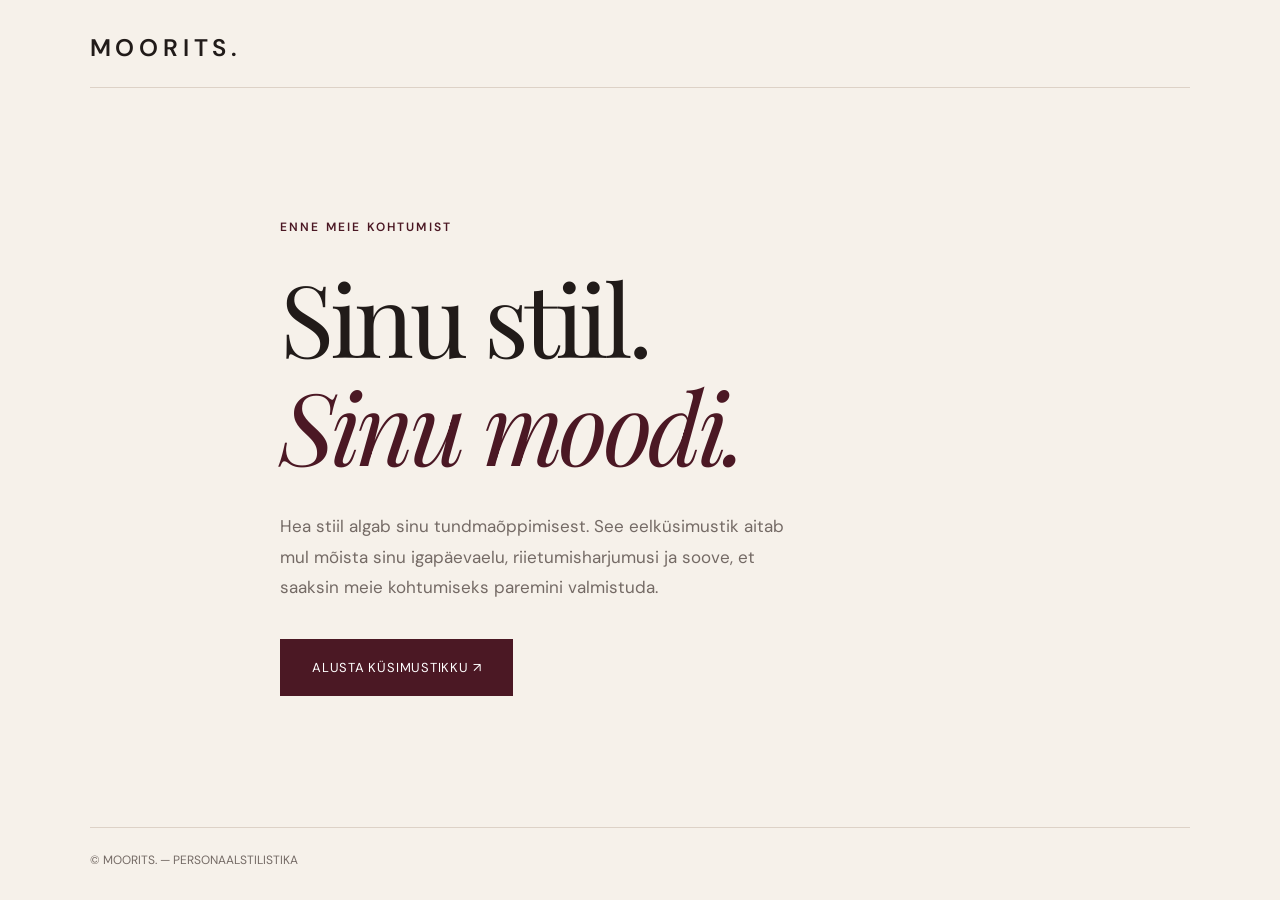
<file: kysimustik/index.html>
<!DOCTYPE html>
<html lang="et">
<head>
  <meta charset="UTF-8">
  <meta name="viewport" content="width=device-width, initial-scale=1.0">
  <title>MOORITS. | Eelküsimustik</title>

  <link rel="preconnect" href="https://fonts.googleapis.com">
  <link rel="preconnect" href="https://fonts.gstatic.com" crossorigin>
  <link href="https://fonts.googleapis.com/css2?family=DM+Sans:wght@400;500;600&family=Playfair+Display:ital,wght@0,400;1,400&display=swap" rel="stylesheet">

  <style>
    * { box-sizing: border-box; }

    body {
      margin: 0;
      background: #F6F1EA;
      color: #211B19;
      font-family: "DM Sans", sans-serif;
    }

    .page {
      min-height: 100vh;
      display: flex;
      flex-direction: column;
      padding: 32px 7%;
    }

    header {
      padding-bottom: 24px;
      border-bottom: 1px solid #DDD2C7;
    }

    .logo {
      font-size: 24px;
      font-weight: 600;
      letter-spacing: 0.2em;
    }

    main {
      max-width: 720px;
      width: 100%;
      margin: auto;
      padding: 90px 0;
    }

    .label {
      font-size: 12px;
      letter-spacing: 0.18em;
      font-weight: 600;
      color: #4B1824;
      margin-bottom: 28px;
    }

    h1 {
      font-family: "Playfair Display", serif;
      font-size: clamp(55px, 8vw, 100px);
      font-weight: 400;
      line-height: 1.08;
      letter-spacing: -0.045em;
      margin: 0 0 32px;
    }

    h1 em {
      color: #4B1824;
      font-weight: 400;
    }

    p {
      max-width: 530px;
      color: #746A65;
      font-size: 17px;
      line-height: 1.8;
      margin-bottom: 36px;
    }

    .button {
      display: inline-block;
      padding: 20px 32px;
      background: #4B1824;
      color: white;
      text-decoration: none;
      font-size: 13px;
      letter-spacing: 0.06em;
      transition: background 0.2s;
    }

    .button:hover { background: #351019; }

    footer {
      border-top: 1px solid #DDD2C7;
      padding-top: 24px;
      color: #746A65;
      font-size: 12px;
    }

    @media (max-width: 600px) {
      .page { padding: 24px; }
      main { padding: 80px 0; }
      p { font-size: 15px; }
      .button { width: 100%; text-align: center; }
    }
  </style>
</head>

<body>
  <div class="page">
    <header>
      <div class="logo">MOORITS.</div>
    </header>

    <main>
      <div class="label">ENNE MEIE KOHTUMIST</div>

      <h1>
        Sinu stiil.<br>
        <em>Sinu moodi.</em>
      </h1>

      <p>
        Hea stiil algab sinu tundmaõppimisest.
        See eelküsimustik aitab mul mõista sinu
        igapäevaelu, riietumisharjumusi ja soove,
        et saaksin meie kohtumiseks paremini valmistuda.
      </p>

      <a class="button"
         href="https://tally.so/r/Arr2be"
         target="_blank"
         rel="noopener noreferrer">
        ALUSTA KÜSIMUSTIKKU ↗
      </a>
    </main>

    <footer>
      © MOORITS. — PERSONAALSTILISTIKA
    </footer>
  </div>
</body>
</html>
</file>
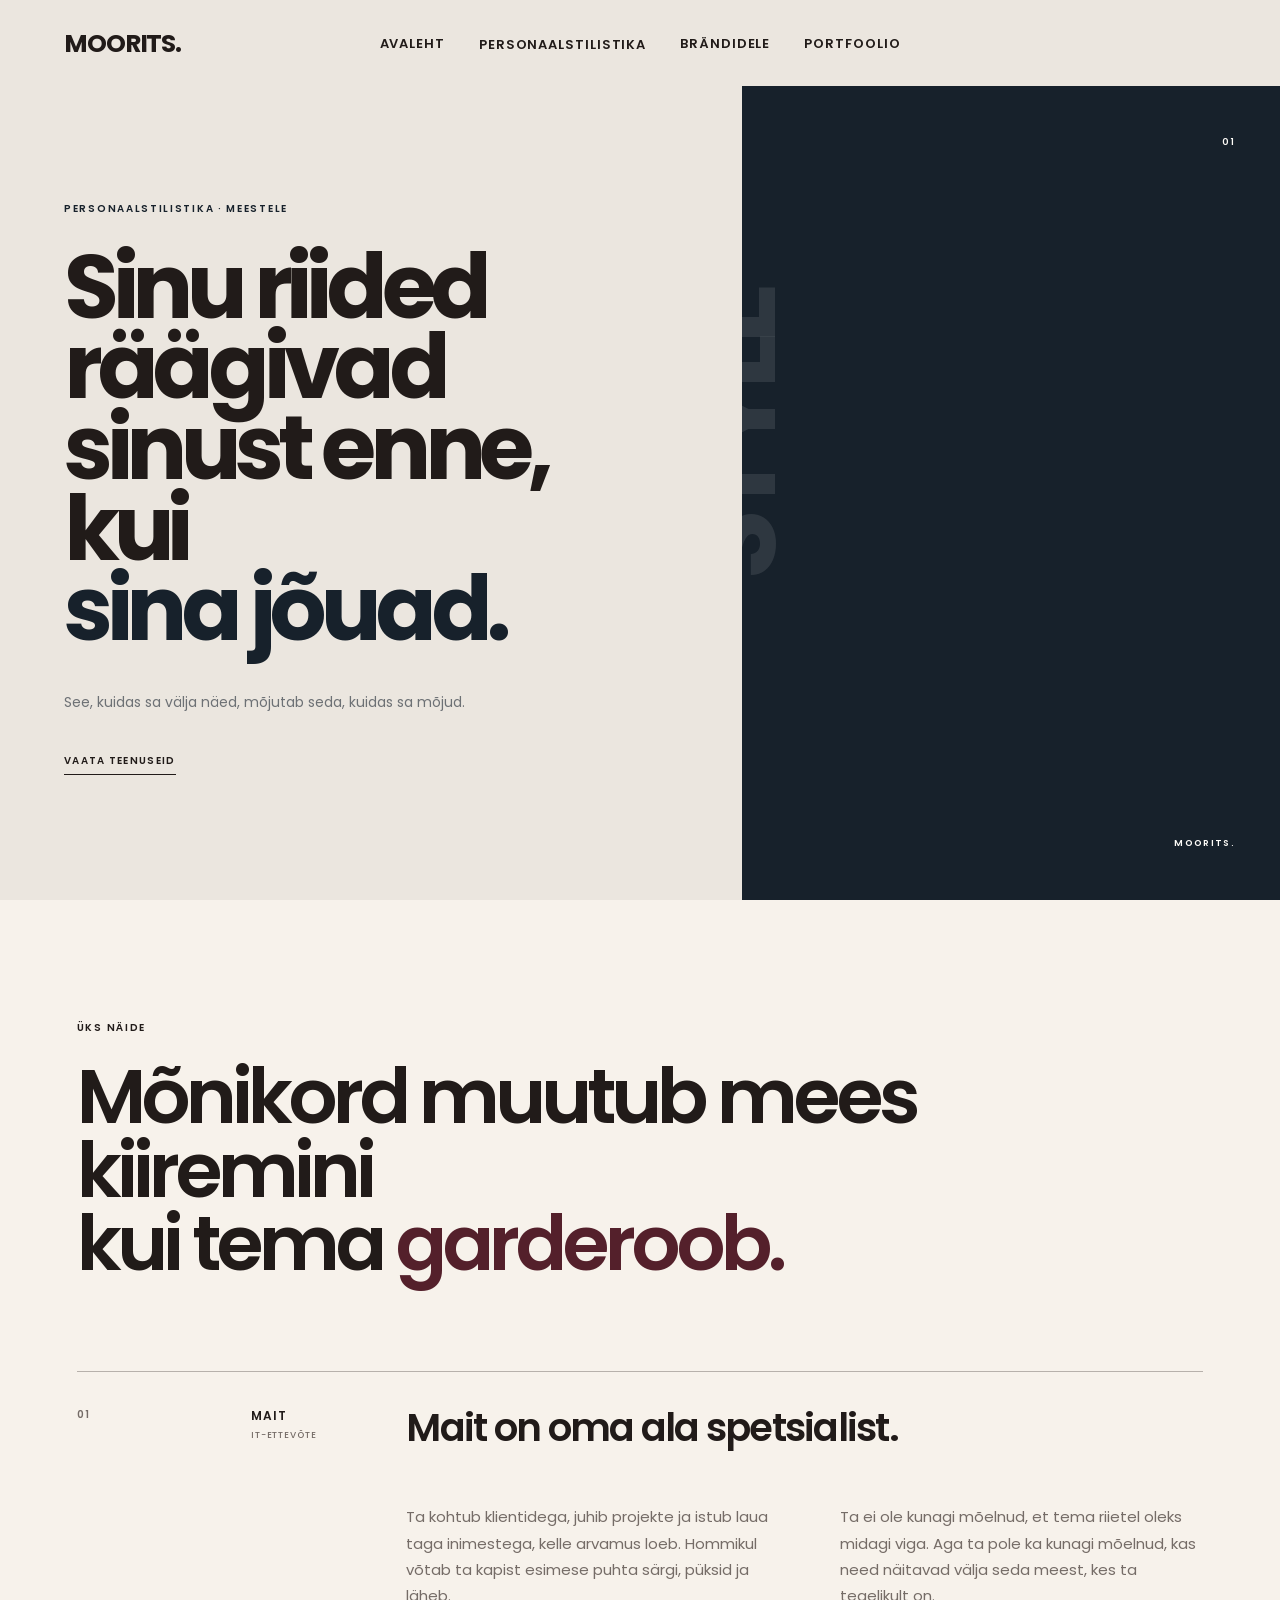
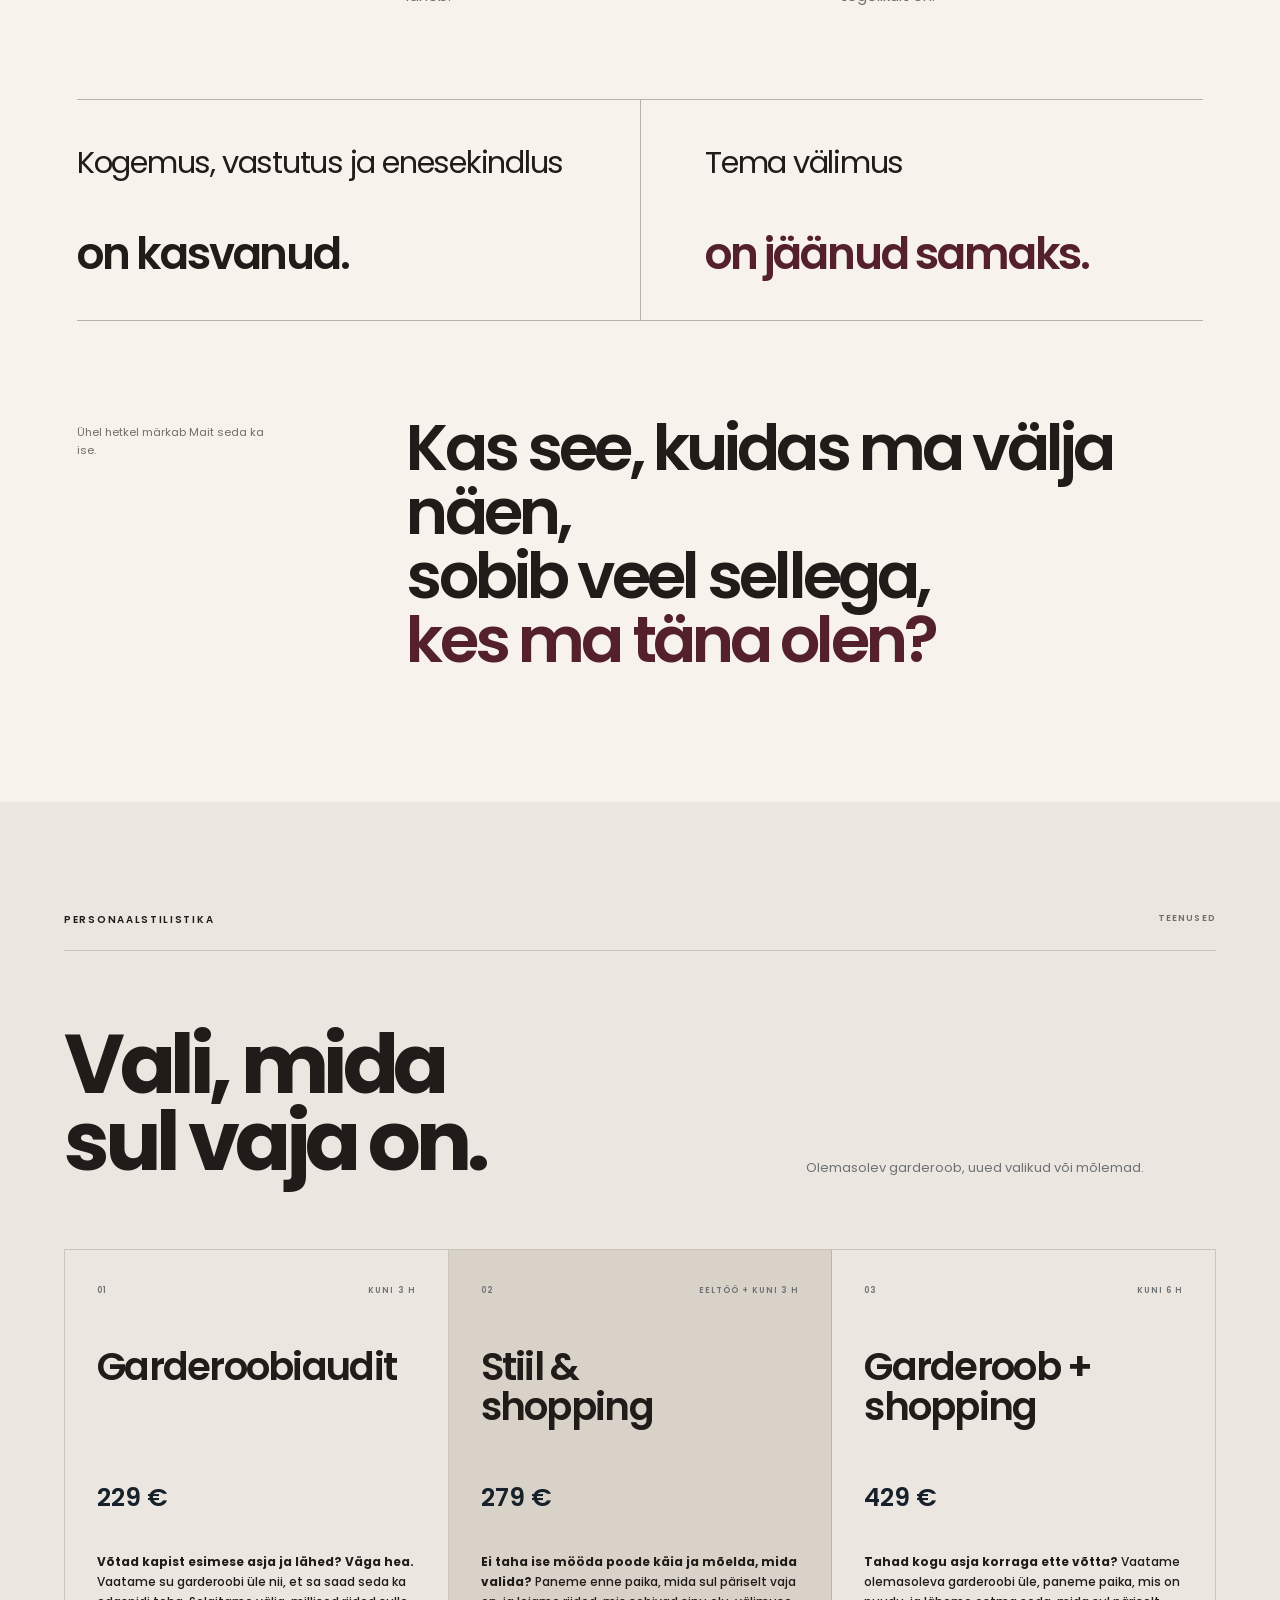
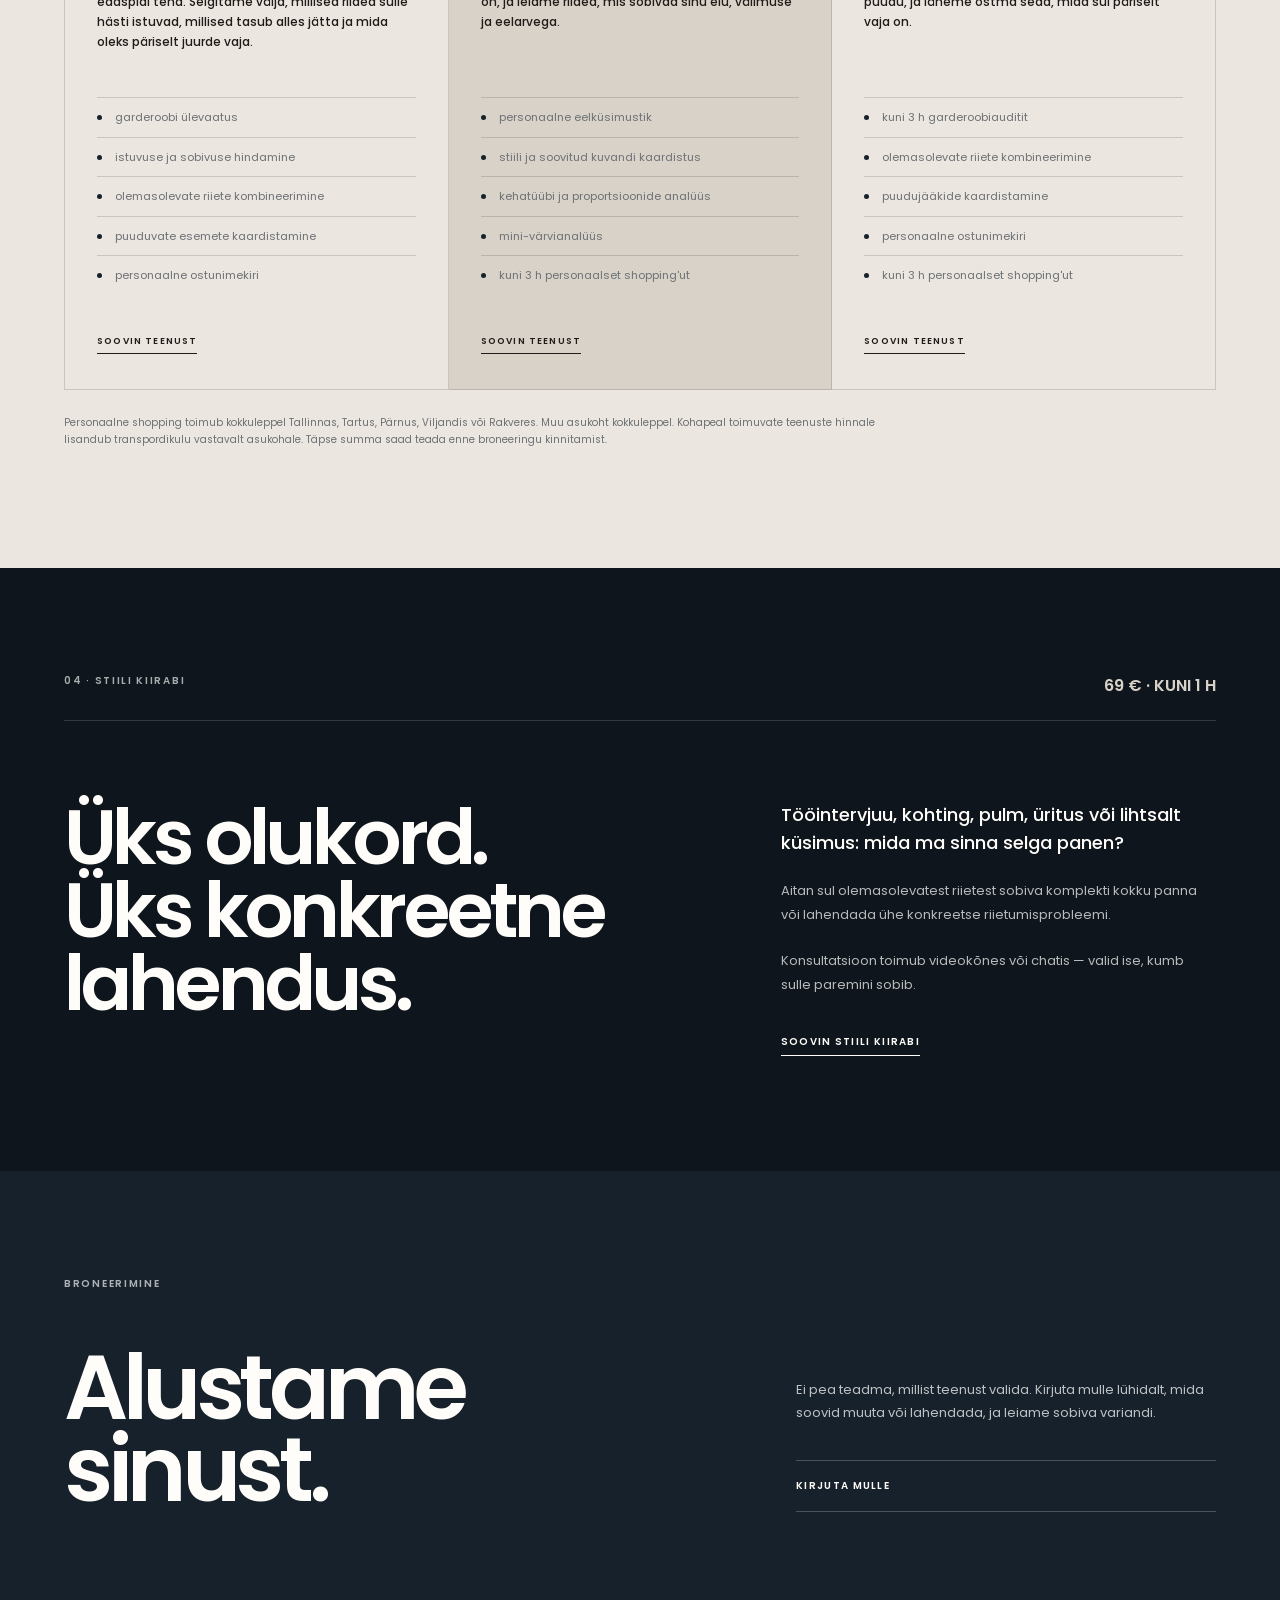
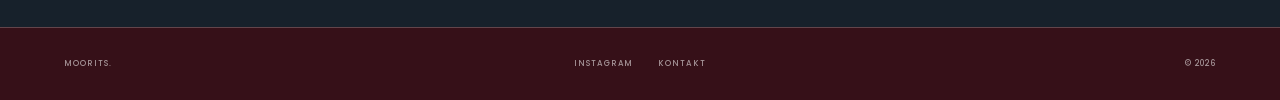
<file: meestele/index.html>
<!DOCTYPE html>
<html lang="et">

<head>
  <meta charset="UTF-8">
  <meta name="viewport" content="width=device-width, initial-scale=1.0">

  <title>Personaalstilist meestele | Personaalstilistika — MOORITS.</title>

  <meta
    name="description"
    content="Personaalstilistika meestele Kertu Mooritsalt. Garderoobiaudit, personaalne shopping, garderoobi terviklahendus ja stiili kiirabi."
  >

  <link rel="canonical" href="https://moorits.com/meestele/">

  <!-- OPEN GRAPH -->
  <meta property="og:type" content="website">
  <meta property="og:locale" content="et_EE">
  <meta property="og:site_name" content="MOORITS.">

  <meta
    property="og:title"
    content="Personaalstilist meestele | Personaalstilistika — MOORITS."
  >

  <meta
    property="og:description"
    content="Personaalstilistika meestele — garderoobiaudit, personaalne shopping, garderoobi terviklahendus ja stiili kiirabi."
  >

  <meta property="og:url" content="https://moorits.com/meestele/">

  <!-- STRUCTURED DATA -->
  <script type="application/ld+json">
  {
    "@context": "https://schema.org",
    "@type": "Service",
    "name": "Personaalstilistika meestele",
    "description": "Personaalstilistika meestele, sealhulgas garderoobiaudit, personaalne shopping, garderoobi ja shopping'u terviklahendus ning stiili kiirabi.",
    "url": "https://moorits.com/meestele/",
    "provider": {
      "@type": "Person",
      "name": "Kertu Moorits",
      "jobTitle": "Stilist",
      "url": "https://moorits.com/"
    },
    "areaServed": {
      "@type": "Country",
      "name": "Estonia"
    }
  }
  </script>

  <link rel="stylesheet" href="../css/style.css">

  <style>

    /* =========================================================
       MEN — CASE STUDY
       ========================================================= */

    .men-case {
      box-sizing: border-box;
      width: 100%;
      padding: 120px 6vw 130px;
      background: #f7f2eb;
      color: #211b19;
    }

    .men-case *,
    .men-case *::before,
    .men-case *::after {
      box-sizing: border-box;
    }


    /* CASE HEADER */

    .men-case-header {
      max-width: 1180px;
      margin-bottom: 90px;
    }

    .men-case-header .label {
      margin: 0 0 24px;
    }

    .men-case-header h2 {
      max-width: 1100px;
      margin: 0;
      font-family: "Poppins", sans-serif;
      font-size: clamp(52px, 6vw, 94px);
      line-height: 0.96;
      font-weight: 600;
      letter-spacing: -0.065em;
      color: #211b19;
    }

    .men-case-header h2 span {
      color: #54202b;
    }


    /* CASE STORY */

    .men-case-story {
      display: grid;
      grid-template-columns: 240px minmax(0, 1fr);
      gap: 7vw;
      padding: 35px 0 90px;
      border-top: 1px solid rgba(33, 27, 25, 0.3);
    }

    .men-case-person {
      display: flex;
      justify-content: space-between;
      gap: 30px;
    }

    .men-case-person > span {
      font-family: "Poppins", sans-serif;
      font-size: 10px;
      font-weight: 600;
      letter-spacing: 0.1em;
      color: #756c67;
    }

    .men-case-person > div {
      display: flex;
      flex-direction: column;
      gap: 4px;
    }

    .men-case-person strong {
      font-family: "Poppins", sans-serif;
      font-size: 12px;
      font-weight: 600;
      letter-spacing: 0.08em;
      color: #211b19;
    }

    .men-case-person small {
      font-family: "Poppins", sans-serif;
      font-size: 9px;
      font-weight: 500;
      letter-spacing: 0.1em;
      color: #756c67;
    }

    .men-case-main {
      max-width: 900px;
    }

    .men-case-lead {
      margin: 0 0 55px;
      font-family: "Poppins", sans-serif;
      font-size: clamp(30px, 3vw, 46px);
      line-height: 1.1;
      font-weight: 600;
      letter-spacing: -0.045em;
      color: #211b19;
    }

    .men-case-columns {
      display: grid;
      grid-template-columns: repeat(2, minmax(0, 1fr));
      gap: 70px;
    }

    .men-case-columns p {
      margin: 0;
      font-family: "Poppins", sans-serif;
      font-size: 15px;
      line-height: 1.75;
      color: #756c67;
    }


    /* CHANGE */

    .men-case-change {
      display: grid;
      grid-template-columns: repeat(2, minmax(0, 1fr));
      border-top: 1px solid rgba(33, 27, 25, 0.3);
      border-bottom: 1px solid rgba(33, 27, 25, 0.3);
    }

    .men-case-change p {
      min-height: 220px;
      margin: 0;
      padding: 45px 5vw 45px 0;

      display: flex;
      flex-direction: column;
      justify-content: space-between;

      font-family: "Poppins", sans-serif;
      font-size: clamp(25px, 2.4vw, 38px);
      line-height: 1.15;
      letter-spacing: -0.04em;
      color: #211b19;
    }

    .men-case-change p + p {
      padding-left: 5vw;
      border-left: 1px solid rgba(33, 27, 25, 0.3);
    }

    .men-case-change strong {
      display: block;
      font-size: clamp(32px, 3.4vw, 54px);
      line-height: 1;
      font-weight: 600;
      letter-spacing: -0.05em;
    }

    .men-case-change p:last-child strong {
      color: #54202b;
    }


    /* QUESTION */

    .men-case-question {
      display: grid;
      grid-template-columns: 240px minmax(0, 1fr);
      gap: 7vw;
      padding-top: 95px;
    }

    .men-case-question > span {
      max-width: 190px;
      padding-top: 8px;
      font-family: "Poppins", sans-serif;
      font-size: 11px;
      line-height: 1.6;
      color: #756c67;
    }

    .men-case-question h3 {
      max-width: 1000px;
      margin: 0;
      font-family: "Poppins", sans-serif;
      font-size: clamp(42px, 5vw, 78px);
      line-height: 1;
      font-weight: 600;
      letter-spacing: -0.06em;
      color: #211b19;
    }

    .men-case-question h3 em {
      font-style: normal;
      color: #54202b;
    }


    /* =========================================================
       MOBILE
       ========================================================= */

    @media (max-width: 700px) {

      .men-case {
        padding: 80px 24px 90px;
      }

      .men-case-header {
        margin-bottom: 55px;
      }

      .men-case-header h2 {
        font-size: clamp(43px, 12vw, 60px);
        line-height: 0.98;
      }

      .men-case-story {
        grid-template-columns: 1fr;
        gap: 50px;
        padding: 25px 0 65px;
      }

      .men-case-person {
        justify-content: flex-start;
        gap: 35px;
      }

      .men-case-lead {
        margin-bottom: 35px;
        font-size: 29px;
      }

      .men-case-columns {
        grid-template-columns: 1fr;
        gap: 20px;
      }

      .men-case-columns p {
        font-size: 14px;
      }

      .men-case-change {
        grid-template-columns: 1fr;
      }

      .men-case-change p {
        min-height: 170px;
        padding: 30px 0;
      }

      .men-case-change p + p {
        padding-left: 0;
        border-left: 0;
        border-top: 1px solid rgba(33, 27, 25, 0.3);
      }

      .men-case-change strong {
        font-size: 35px;
      }

      .men-case-question {
        grid-template-columns: 1fr;
        gap: 30px;
        padding-top: 65px;
      }

      .men-case-question > span {
        max-width: none;
      }

      .men-case-question h3 {
        font-size: clamp(37px, 10.5vw, 50px);
        line-height: 1.03;
      }

    }

  </style>
</head>


<body class="men-page">


  <!-- HEADER -->

  <header class="header men-header">

    <a href="/" class="logo">MOORITS.</a>

    <nav class="desktop-nav">

      <a href="/">AVALEHT</a>

      <div class="nav-dropdown">

        <button class="nav-dropdown-trigger" type="button">
          PERSONAALSTILISTIKA
        </button>

        <div class="nav-dropdown-menu">
          <a href="/meestele/" class="active">MEESTELE</a>
          <a href="/naistele/">NAISTELE</a>
        </div>

      </div>

      <a href="/brandidele/">BRÄNDIDELE</a>
      <a href="/portfoolio/">PORTFOOLIO</a>

    </nav>

    <button class="menu-button" id="menuButton" type="button">
      MENÜÜ
    </button>

  </header>


  <!-- MOBILE MENU -->

  <nav class="mobile-nav" id="mobileNav">

    <button class="mobile-close" id="mobileClose" type="button">
      SULGE
    </button>

    <div class="mobile-links">

      <a href="/">Avaleht</a>

      <span class="mobile-nav-label">
        PERSONAALSTILISTIKA
      </span>

      <a href="/meestele/">Meestele</a>
      <a href="/naistele/">Naistele</a>
      <a href="/brandidele/">Brändidele</a>
      <a href="/portfoolio/">Portfoolio</a>
      <a href="/#kontakt">Kontakt</a>

    </div>

  </nav>


  <main>


    <!-- HERO -->

    <section class="men-hero">

      <div class="men-hero-copy">

        <p class="label men-label">
          PERSONAALSTILISTIKA · MEESTELE
        </p>

        <h1>
          Sinu riided räägivad<br>
          sinust enne, kui<br>
          <span>sina jõuad.</span>
        </h1>

        <p class="men-hero-lead">
          See, kuidas sa välja näed, mõjutab seda,
          kuidas sa mõjud.
        </p>

        <a href="#teenused" class="text-link">
          VAATA TEENUSEID
        </a>

      </div>


      <div class="men-hero-visual">

        <span class="men-hero-number">
          01
        </span>

        <div class="men-hero-type">
          MEN'S<br>
          STYLE
        </div>

        <span class="men-hero-bottom">
          MOORITS.
        </span>

      </div>

    </section>


    <!-- MAITI NÄIDE -->

    <section class="men-case">


      <!-- CASE HEADER -->

      <div class="men-case-header">

        <p class="label">
          ÜKS NÄIDE
        </p>

        <h2>
          Mõnikord muutub mees kiiremini<br>
          kui tema <span>garderoob.</span>
        </h2>

      </div>


      <!-- STORY -->

      <div class="men-case-story">

        <div class="men-case-person">

          <span>01</span>

          <div>
            <strong>MAIT</strong>
            <small>IT-ETTEVÕTE</small>
          </div>

        </div>


        <div class="men-case-main">

          <p class="men-case-lead">
            Mait on oma ala spetsialist.
          </p>

          <div class="men-case-columns">

            <p>
              Ta kohtub klientidega, juhib projekte ja istub
              laua taga inimestega, kelle arvamus loeb.
              Hommikul võtab ta kapist esimese puhta särgi,
              püksid ja läheb.
            </p>

            <p>
              Ta ei ole kunagi mõelnud, et tema riietel oleks
              midagi viga. Aga ta pole ka kunagi mõelnud,
              kas need näitavad välja seda meest,
              kes ta tegelikult on.
            </p>

          </div>

        </div>

      </div>


      <!-- CHANGE -->

      <div class="men-case-change">

        <p>
          Kogemus, vastutus ja enesekindlus
          <strong>on kasvanud.</strong>
        </p>

        <p>
          Tema välimus
          <strong>on jäänud samaks.</strong>
        </p>

      </div>


      <!-- QUESTION -->

      <div class="men-case-question">

        <span>
          Ühel hetkel märkab Mait seda ka ise.
        </span>

        <h3>
          Kas see, kuidas ma välja näen,<br>
          sobib veel sellega,<br>
          <em>kes ma täna olen?</em>
        </h3>

      </div>

    </section>


    <!-- SERVICES -->

    <section class="men-services" id="teenused">

      <div class="section-head">

        <p class="label">
          PERSONAALSTILISTIKA
        </p>

        <span>
          TEENUSED
        </span>

      </div>


      <div class="men-services-heading">

        <h2>
          Vali, mida<br>
          <span>sul vaja on.</span>
        </h2>

        <p>
          Olemasolev garderoob, uued valikud või mõlemad.
        </p>

      </div>


      <div class="men-service-comparison">


        <!-- 01 -->

        <article class="men-comparison-card">

          <div class="men-comparison-top">
            <span>01</span>
            <span>KUNI 3 H</span>
          </div>

          <h3>
            Garderoobi&shy;audit
          </h3>

          <div class="men-comparison-price">
            229 €
          </div>

          <p class="men-comparison-fit">

            <strong>
              Võtad kapist esimese asja ja lähed? Väga hea.
            </strong>

            Vaatame su garderoobi üle nii, et sa saad seda
            ka edaspidi teha. Selgitame välja, millised riided
            sulle hästi istuvad, millised tasub alles jätta
            ja mida oleks päriselt juurde vaja.

          </p>

          <ul>
            <li>garderoobi ülevaatus</li>
            <li>istuvuse ja sobivuse hindamine</li>
            <li>olemasolevate riiete kombineerimine</li>
            <li>puuduvate esemete kaardistamine</li>
            <li>personaalne ostunimekiri</li>
          </ul>

          <a href="/#kontakt" class="men-comparison-link">
            SOOVIN TEENUST
          </a>

        </article>


        <!-- 02 -->

        <article class="men-comparison-card men-comparison-featured">

          <div class="men-comparison-top">
            <span>02</span>
            <span>EELTÖÖ + KUNI 3 H</span>
          </div>

          <h3>
            Stiil &amp;<br>
            shopping
          </h3>

          <div class="men-comparison-price">
            279 €
          </div>

          <p class="men-comparison-fit">

            <strong>
              Ei taha ise mööda poode käia ja mõelda, mida valida?
            </strong>

            Paneme enne paika, mida sul päriselt vaja on,
            ja leiame riided, mis sobivad sinu elu,
            välimuse ja eelarvega.

          </p>

          <ul>
            <li>personaalne eelküsimustik</li>
            <li>stiili ja soovitud kuvandi kaardistus</li>
            <li>kehatüübi ja proportsioonide analüüs</li>
            <li>mini-värvianalüüs</li>
            <li>kuni 3 h personaalset shopping'ut</li>
          </ul>

          <a href="/#kontakt" class="men-comparison-link">
            SOOVIN TEENUST
          </a>

        </article>


        <!-- 03 -->

        <article class="men-comparison-card">

          <div class="men-comparison-top">
            <span>03</span>
            <span>KUNI 6 H</span>
          </div>

          <h3>
            Garderoob +<br>
            shopping
          </h3>

          <div class="men-comparison-price">
            429 €
          </div>

          <p class="men-comparison-fit">

            <strong>
              Tahad kogu asja korraga ette võtta?
            </strong>

            Vaatame olemasoleva garderoobi üle,
            paneme paika, mis on puudu, ja läheme
            ostma seda, mida sul päriselt vaja on.

          </p>

          <ul>
            <li>kuni 3 h garderoobiauditit</li>
            <li>olemasolevate riiete kombineerimine</li>
            <li>puudujääkide kaardistamine</li>
            <li>personaalne ostunimekiri</li>
            <li>kuni 3 h personaalset shopping'ut</li>
          </ul>

          <a href="/#kontakt" class="men-comparison-link">
            SOOVIN TEENUST
          </a>

        </article>

      </div>


      <!-- SERVICES NOTE -->

      <div class="men-services-note">

        Personaalne shopping toimub kokkuleppel Tallinnas,
        Tartus, Pärnus, Viljandis või Rakveres.
        Muu asukoht kokkuleppel.

        Kohapeal toimuvate teenuste hinnale lisandub
        transpordikulu vastavalt asukohale.
        Täpse summa saad teada enne broneeringu kinnitamist.

      </div>

    </section>


    <!-- STIILI KIIRABI -->

    <section class="men-sos">

      <div class="men-sos-top">

        <p class="label light">
          04 · STIILI KIIRABI
        </p>

        <span>
          69 € · KUNI 1 H
        </span>

      </div>


      <div class="men-sos-grid">

        <h2>
          Üks olukord.<br>
          Üks konkreetne<br>
          lahendus.
        </h2>


        <div class="men-sos-copy">

          <p class="men-sos-lead">
            Tööintervjuu, kohting, pulm, üritus
            või lihtsalt küsimus: mida ma sinna selga panen?
          </p>

          <p>
            Aitan sul olemasolevatest riietest sobiva
            komplekti kokku panna või lahendada ühe
            konkreetse riietumisprobleemi.
          </p>

          <p>
            Konsultatsioon toimub videokõnes või chatis —
            valid ise, kumb sulle paremini sobib.
          </p>

          <a href="/#kontakt" class="text-link light-link">
            SOOVIN STIILI KIIRABI
          </a>

        </div>

      </div>

    </section>


    <!-- CONTACT -->

    <section class="contact men-contact" id="kontakt">

      <p class="label light">
        BRONEERIMINE
      </p>


      <div class="contact-grid">

        <h2>
          Alustame<br>
          sinust.
        </h2>


        <div>

          <p>
            Ei pea teadma, millist teenust valida.
            Kirjuta mulle lühidalt, mida soovid muuta või
            lahendada, ja leiame sobiva variandi.
          </p>

          <a href="/#kontakt" class="contact-link">
            KIRJUTA MULLE
          </a>

        </div>

      </div>

    </section>


  </main>


  <!-- FOOTER -->

  <footer>

    <span>
      MOORITS.
    </span>

    <div>
<a href="https://www.instagram.com/mooritzmoments" target="_blank" rel="noopener noreferrer">
  INSTAGRAM
</a>      <a href="/#kontakt">KONTAKT</a>
    </div>

    <span>
      © 2026
    </span>

  </footer>


  <script src="../js/main.js"></script>

</body>
</html>
</file>
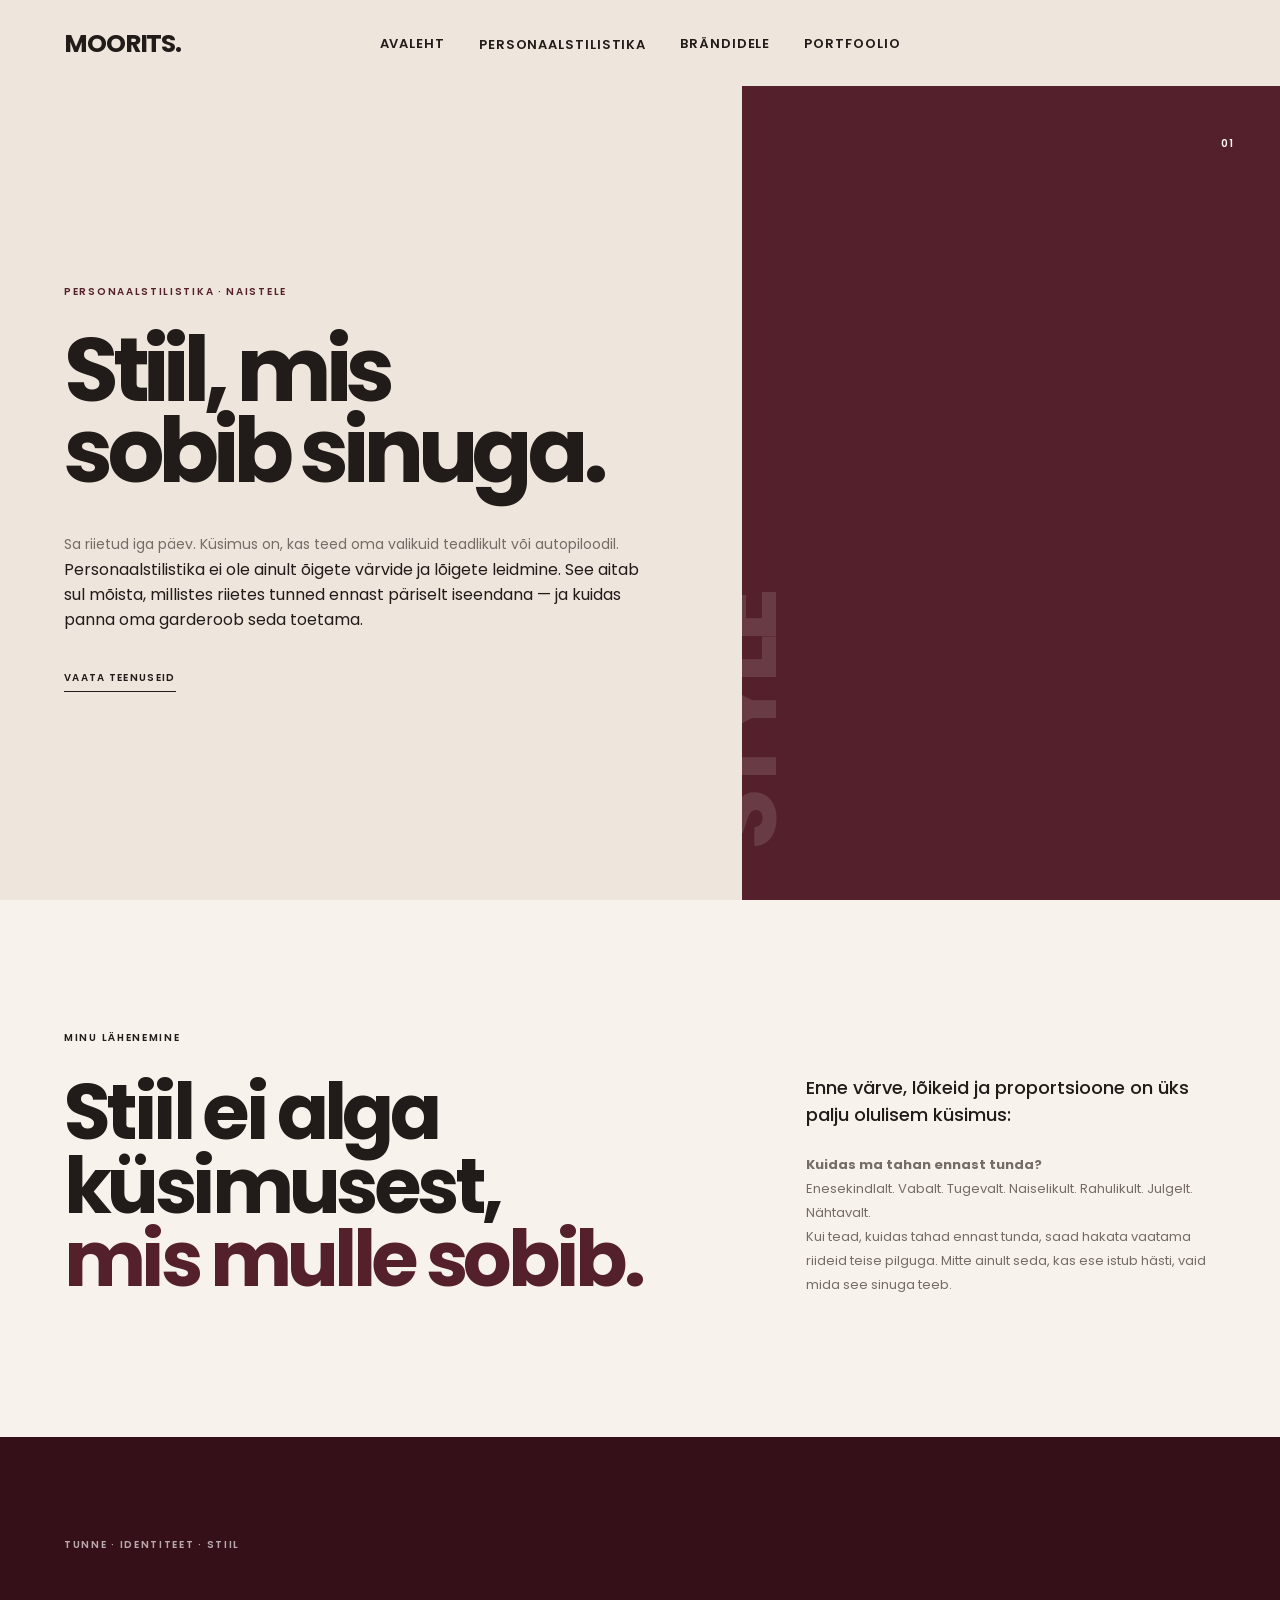
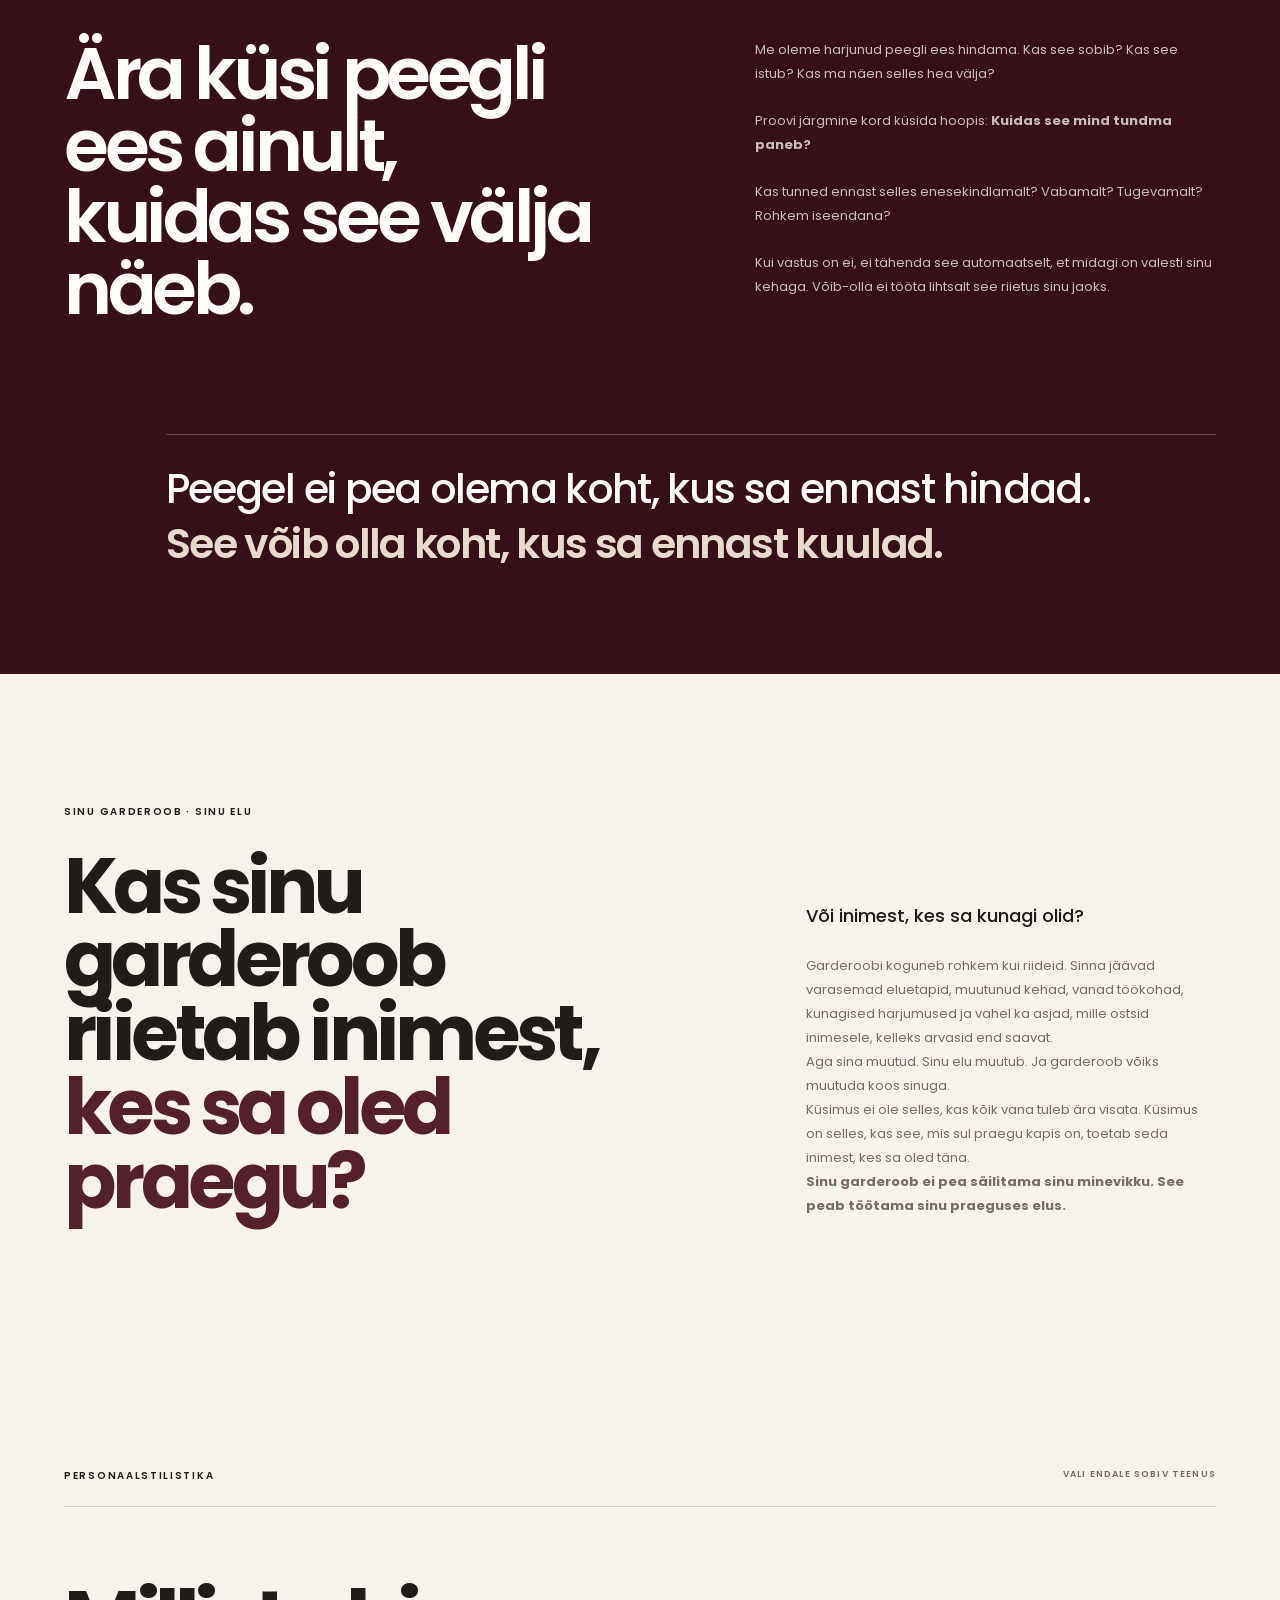
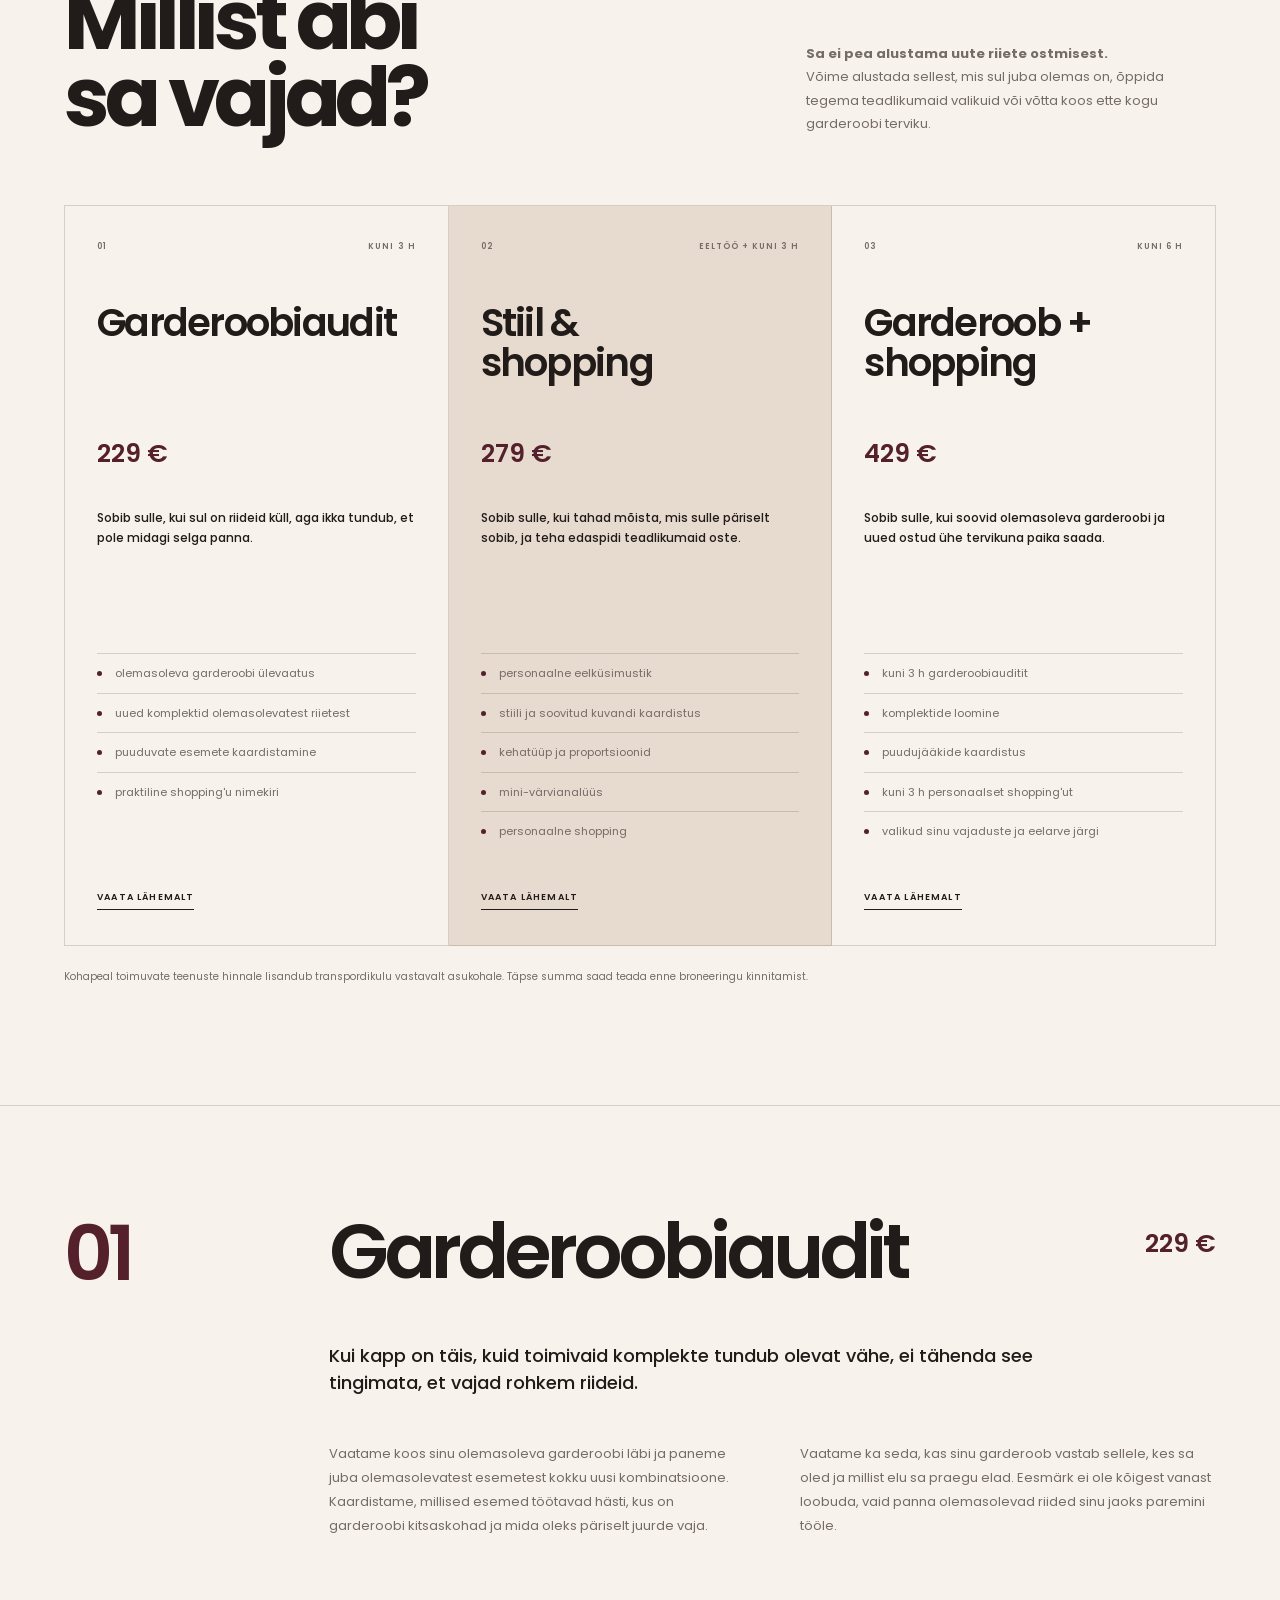
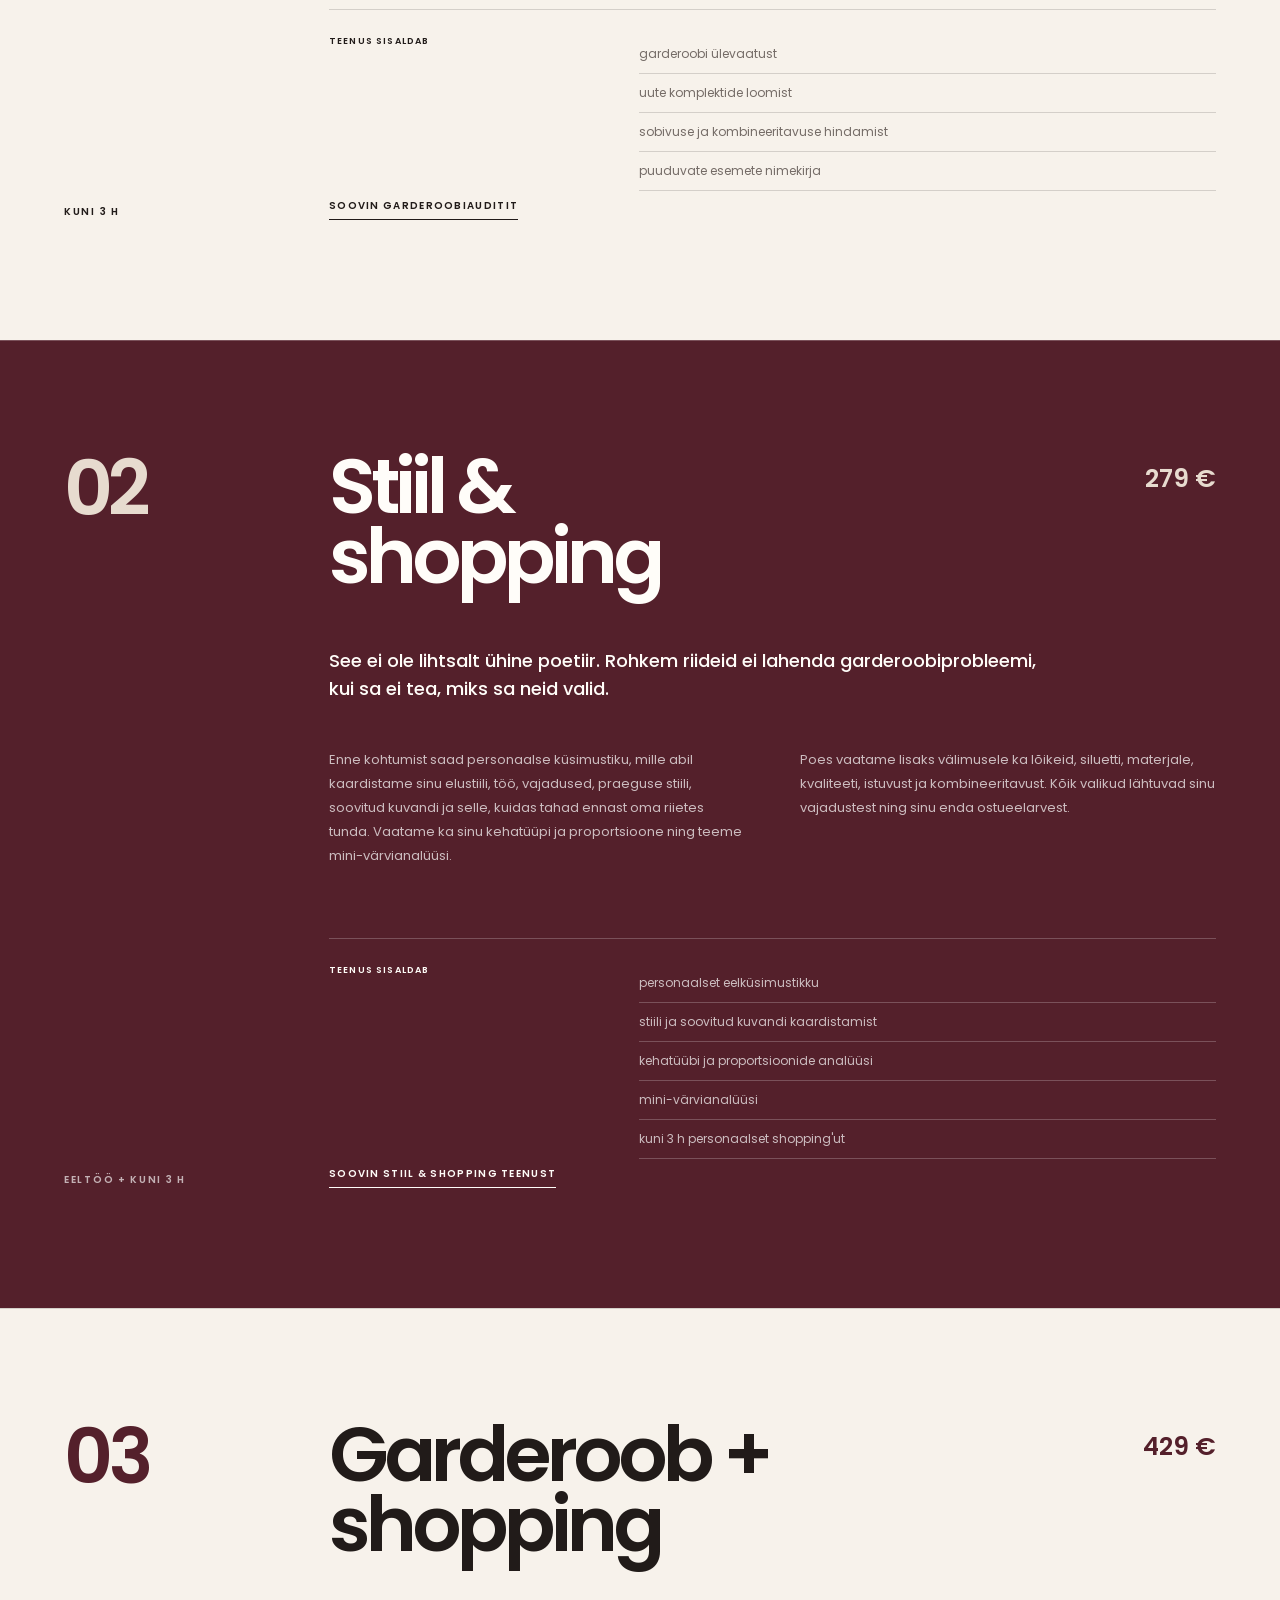
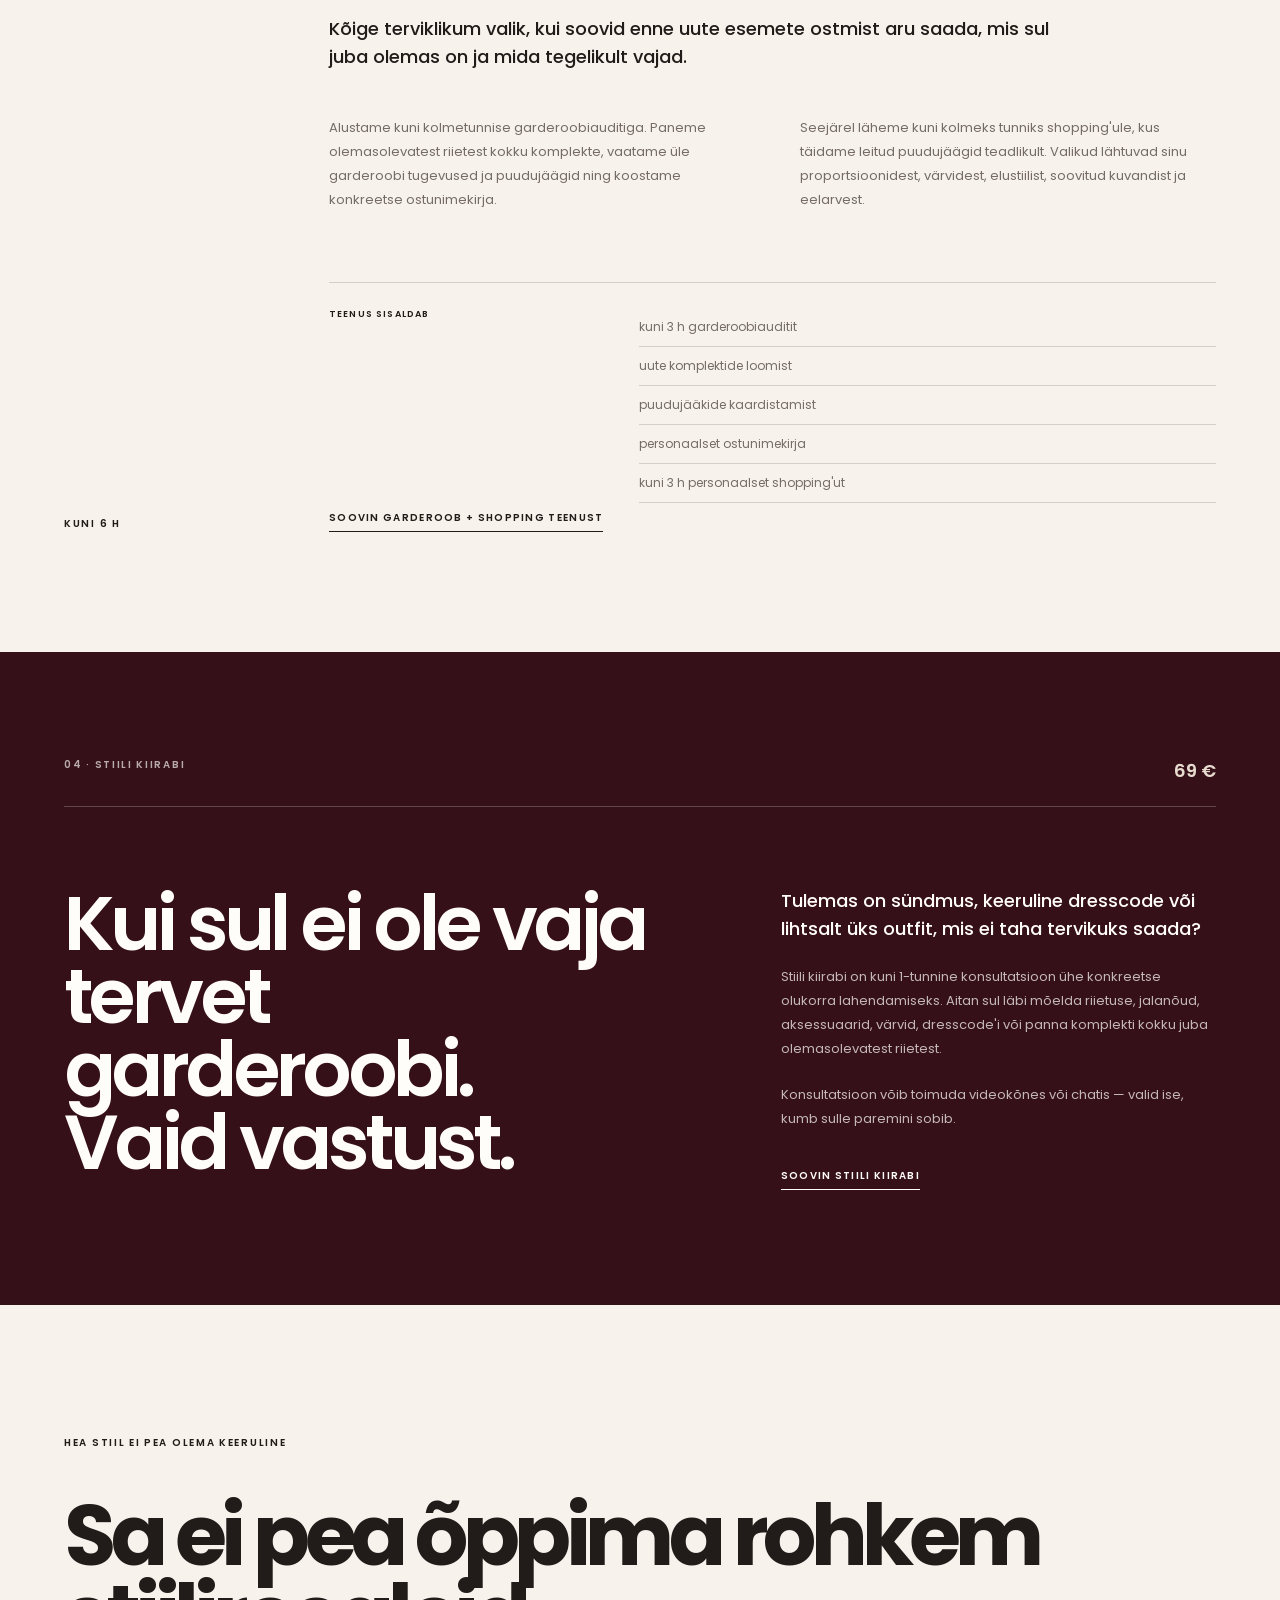
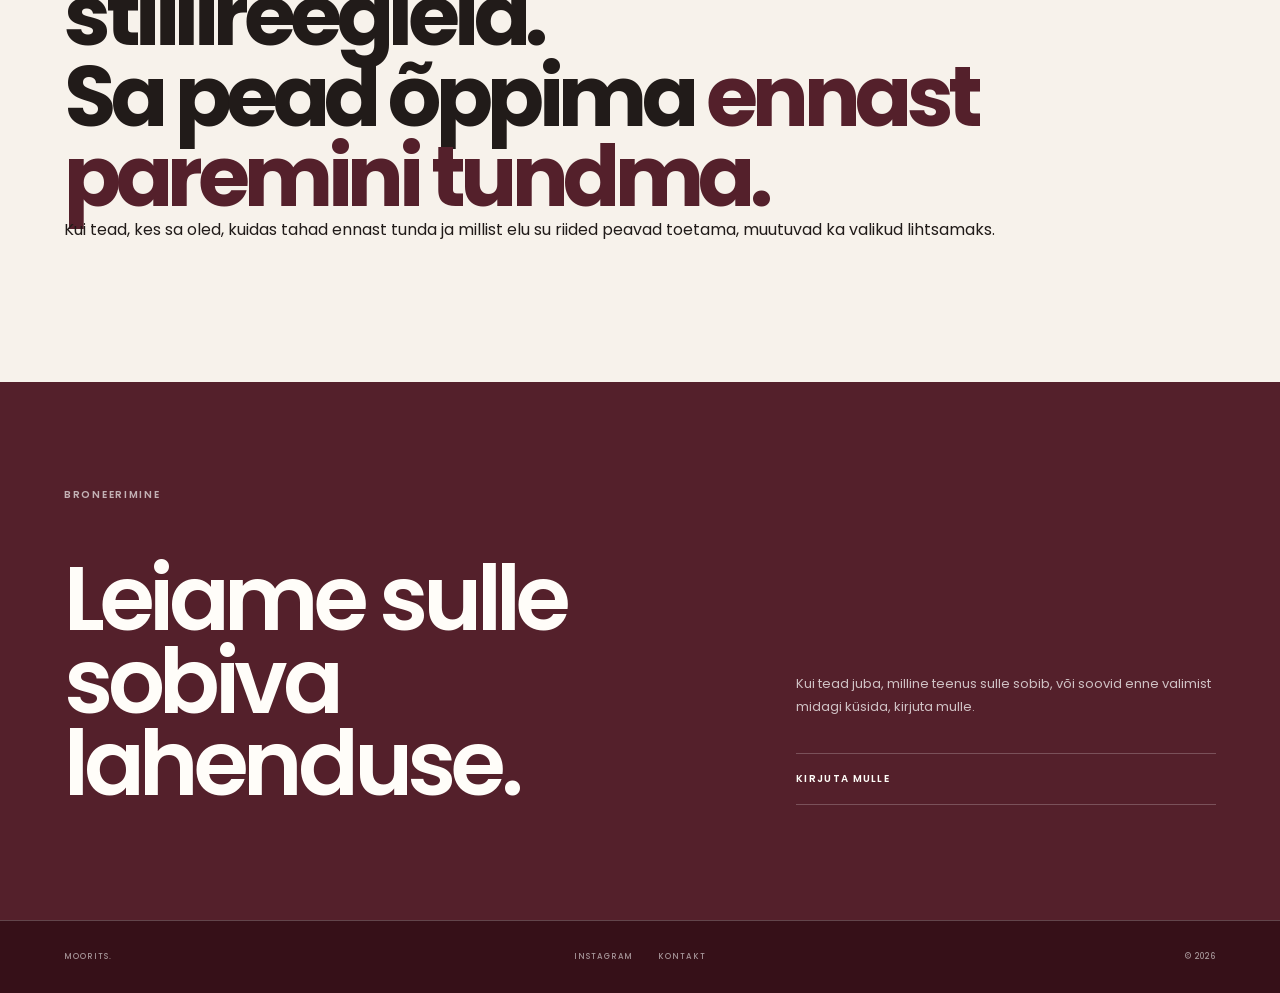
<file: naistele/index.html>
<!DOCTYPE html>
<html lang="et">

<head>
  <meta charset="UTF-8">
  <meta name="viewport" content="width=device-width, initial-scale=1.0">

  <title>Personaalstilist naistele | Personaalstilistika — MOORITS.</title>

  <meta
    name="description"
    content="Personaalstilistika naistele Kertu Mooritsalt. Garderoobiaudit, personaalne shopping, stiili kaardistamine ja stiili kiirabi."
  >

  <link rel="canonical" href="https://moorits.com/naistele/">

  <!-- OPEN GRAPH -->
  <meta property="og:type" content="website">
  <meta property="og:locale" content="et_EE">
  <meta property="og:site_name" content="MOORITS.">

  <meta
    property="og:title"
    content="Personaalstilist naistele | Personaalstilistika — MOORITS."
  >

  <meta
    property="og:description"
    content="Personaalstilistika naistele — garderoobiaudit, personaalne shopping, stiili kaardistamine ja stiili kiirabi."
  >

  <meta property="og:url" content="https://moorits.com/naistele/">

  <!-- STRUCTURED DATA -->
  <script type="application/ld+json">
  {
    "@context": "https://schema.org",
    "@type": "Service",
    "name": "Personaalstilistika naistele",
    "description": "Personaalstilistika naistele, sealhulgas garderoobiaudit, personaalne shopping, garderoobi ja shopping'u terviklahendus ning stiili kiirabi.",
    "url": "https://moorits.com/naistele/",
    "provider": {
      "@type": "Person",
      "name": "Kertu Moorits",
      "jobTitle": "Stilist",
      "url": "https://moorits.com/"
    },
    "areaServed": {
      "@type": "Country",
      "name": "Estonia"
    }
  }
  </script>

  <link rel="stylesheet" href="../css/style.css">
</head>

<body class="women-page">


  <!-- HEADER -->

  <header class="header women-header">

    <a href="/" class="logo">
      MOORITS.
    </a>

    <nav class="desktop-nav">

      <a href="/">AVALEHT</a>

      <div class="nav-dropdown">

        <button class="nav-dropdown-trigger" type="button">
          PERSONAALSTILISTIKA
        </button>

        <div class="nav-dropdown-menu">
          <a href="/meestele/">MEESTELE</a>
          <a href="/naistele/" class="active">NAISTELE</a>
        </div>

      </div>

      <a href="/brandidele/">BRÄNDIDELE</a>
      <a href="/portfoolio/">PORTFOOLIO</a>

    </nav>

    <button class="menu-button" id="menuButton" type="button">
      MENÜÜ
    </button>

  </header>


  <!-- MOBILE MENU -->

  <nav class="mobile-nav" id="mobileNav">

    <button class="mobile-close" id="mobileClose" type="button">
      SULGE
    </button>

    <div class="mobile-links">

      <a href="/">Avaleht</a>

      <span class="mobile-nav-label">
        PERSONAALSTILISTIKA
      </span>

      <a href="/meestele/">Meestele</a>
      <a href="/naistele/">Naistele</a>

      <a href="/brandidele/">Brändidele</a>
      <a href="/portfoolio/">Portfoolio</a>

      <a href="/#kontakt">Kontakt</a>

    </div>

  </nav>


  <main>


    <!-- HERO -->

    <section class="women-hero">

      <div class="women-hero-copy">

        <p class="label">
          PERSONAALSTILISTIKA · NAISTELE
        </p>

        <h1>
          Stiil, mis<br>
          sobib sinuga.
        </h1>

        <p class="women-hero-lead">
          Sa riietud iga päev. Küsimus on, kas teed oma valikuid
          teadlikult või autopiloodil.
        </p>

        <p>
          Personaalstilistika ei ole ainult õigete värvide ja lõigete
          leidmine. See aitab sul mõista, millistes riietes tunned ennast
          päriselt iseendana — ja kuidas panna oma garderoob seda toetama.
        </p>

        <a href="#teenused" class="text-link">
          VAATA TEENUSEID
        </a>

      </div>

      <div class="women-hero-visual">

        <div class="women-hero-number">
          01
        </div>

        <div class="women-hero-word">
          PERSONAL<br>STYLE
        </div>

      </div>

    </section>


    <!-- INTRO -->

    <section class="women-intro">

      <div class="women-intro-heading">

        <p class="label">
          MINU LÄHENEMINE
        </p>

        <h2>
          Stiil ei alga küsimusest,<br>
          <span>mis mulle sobib.</span>
        </h2>

      </div>

      <div class="women-intro-copy">

        <p class="women-intro-lead">
          Enne värve, lõikeid ja proportsioone on üks palju olulisem küsimus:
        </p>

        <p>
          <strong>Kuidas ma tahan ennast tunda?</strong>
        </p>

        <p>
          Enesekindlalt. Vabalt. Tugevalt. Naiselikult.
          Rahulikult. Julgelt. Nähtavalt.
        </p>

        <p>
          Kui tead, kuidas tahad ennast tunda, saad hakata vaatama
          riideid teise pilguga. Mitte ainult seda, kas ese istub hästi,
          vaid mida see sinuga teeb.
        </p>

      </div>

    </section>


    <!-- MIRROR / IDENTITY -->

    <section class="women-identity">

      <div class="women-identity-small">

        <p class="label light">
          TUNNE · IDENTITEET · STIIL
        </p>

      </div>

      <div class="women-identity-main">

        <h2>
          Ära küsi peegli ees ainult,<br>
          kuidas see välja näeb.
        </h2>

        <div class="women-identity-text">

          <p>
            Me oleme harjunud peegli ees hindama.
            Kas see sobib? Kas see istub?
            Kas ma näen selles hea välja?
          </p>

          <p>
            Proovi järgmine kord küsida hoopis:
            <strong>Kuidas see mind tundma paneb?</strong>
          </p>

          <p>
            Kas tunned ennast selles enesekindlamalt?
            Vabamalt? Tugevamalt? Rohkem iseendana?
          </p>

          <p>
            Kui vastus on ei, ei tähenda see automaatselt,
            et midagi on valesti sinu kehaga.
            Võib-olla ei tööta lihtsalt see riietus sinu jaoks.
          </p>

        </div>

      </div>

      <div class="women-identity-statement">
        Peegel ei pea olema koht, kus sa ennast hindad.
        <strong>See võib olla koht, kus sa ennast kuulad.</strong>
      </div>

    </section>


    <!-- CURRENT SELF -->

    <section class="women-intro">

      <div class="women-intro-heading">

        <p class="label">
          SINU GARDEROOB · SINU ELU
        </p>

        <h2>
          Kas sinu garderoob riietab inimest,<br>
          <span>kes sa oled praegu?</span>
        </h2>

      </div>

      <div class="women-intro-copy">

        <p class="women-intro-lead">
          Või inimest, kes sa kunagi olid?
        </p>

        <p>
          Garderoobi koguneb rohkem kui riideid.
          Sinna jäävad varasemad eluetapid, muutunud kehad,
          vanad töökohad, kunagised harjumused ja vahel ka asjad,
          mille ostsid inimesele, kelleks arvasid end saavat.
        </p>

        <p>
          Aga sina muutud. Sinu elu muutub.
          Ja garderoob võiks muutuda koos sinuga.
        </p>

        <p>
          Küsimus ei ole selles, kas kõik vana tuleb ära visata.
          Küsimus on selles, kas see, mis sul praegu kapis on,
          toetab seda inimest, kes sa oled täna.
        </p>

        <p>
          <strong>
            Sinu garderoob ei pea säilitama sinu minevikku.
            See peab töötama sinu praeguses elus.
          </strong>
        </p>

      </div>

    </section>


    <!-- SERVICES -->

    <section class="women-services" id="teenused">

      <div class="section-head">

        <p class="label">
          PERSONAALSTILISTIKA
        </p>

        <span>
          VALI ENDALE SOBIV TEENUS
        </span>

      </div>

      <div class="women-services-heading">

        <h2>
          Millist abi<br>
          sa vajad?
        </h2>

        <div>

          <p>
            <strong>
              Sa ei pea alustama uute riiete ostmisest.
            </strong>
          </p>

          <p>
            Võime alustada sellest, mis sul juba olemas on,
            õppida tegema teadlikumaid valikuid või võtta koos
            ette kogu garderoobi terviku.
          </p>

        </div>

      </div>


      <!-- COMPARISON -->

      <div class="service-comparison">


        <!-- 01 -->

        <article class="comparison-card">

          <div class="comparison-top">
            <span class="comparison-number">01</span>
            <span class="comparison-duration">KUNI 3 H</span>
          </div>

          <h3>
            Garderoobi&shy;audit
          </h3>

          <div class="comparison-price">
            229 €
          </div>

          <p class="comparison-fit">
            Sobib sulle, kui sul on riideid küll,
            aga ikka tundub, et pole midagi selga panna.
          </p>

          <ul>
            <li>olemasoleva garderoobi ülevaatus</li>
            <li>uued komplektid olemasolevatest riietest</li>
            <li>puuduvate esemete kaardistamine</li>
            <li>praktiline shopping'u nimekiri</li>
          </ul>

          <a href="#garderoobiaudit" class="comparison-link">
            VAATA LÄHEMALT
          </a>

        </article>


        <!-- 02 -->

        <article class="comparison-card comparison-featured">

          <div class="comparison-top">
            <span class="comparison-number">02</span>
            <span class="comparison-duration">EELTÖÖ + KUNI 3 H</span>
          </div>

          <h3>
            Stiil &amp;<br>
            shopping
          </h3>

          <div class="comparison-price">
            279 €
          </div>

          <p class="comparison-fit">
            Sobib sulle, kui tahad mõista, mis sulle päriselt
            sobib, ja teha edaspidi teadlikumaid oste.
          </p>

          <ul>
            <li>personaalne eelküsimustik</li>
            <li>stiili ja soovitud kuvandi kaardistus</li>
            <li>kehatüüp ja proportsioonid</li>
            <li>mini-värvianalüüs</li>
            <li>personaalne shopping</li>
          </ul>

          <a href="#stiil-shopping" class="comparison-link">
            VAATA LÄHEMALT
          </a>

        </article>


        <!-- 03 -->

        <article class="comparison-card">

          <div class="comparison-top">
            <span class="comparison-number">03</span>
            <span class="comparison-duration">KUNI 6 H</span>
          </div>

          <h3>
            Garderoob +<br>
            shopping
          </h3>

          <div class="comparison-price">
            429 €
          </div>

          <p class="comparison-fit">
            Sobib sulle, kui soovid olemasoleva garderoobi
            ja uued ostud ühe tervikuna paika saada.
          </p>

          <ul>
            <li>kuni 3 h garderoobiauditit</li>
            <li>komplektide loomine</li>
            <li>puudujääkide kaardistus</li>
            <li>kuni 3 h personaalset shopping'ut</li>
            <li>valikud sinu vajaduste ja eelarve järgi</li>
          </ul>

          <a href="#garderoob-shopping" class="comparison-link">
            VAATA LÄHEMALT
          </a>

        </article>

      </div>


      <div class="services-note">
        Kohapeal toimuvate teenuste hinnale lisandub transpordikulu
        vastavalt asukohale. Täpse summa saad teada enne broneeringu kinnitamist.
      </div>

    </section>


    <!-- SERVICE 1 -->

    <section class="women-service-detail" id="garderoobiaudit">

      <div class="detail-side">

        <span class="detail-number">
          01
        </span>

        <p class="label">
          KUNI 3 H
        </p>

      </div>

      <div class="detail-main">

        <div class="detail-heading">

          <h2>
            Garderoobi&shy;audit
          </h2>

          <div class="detail-price">
            229 €
          </div>

        </div>

        <p class="detail-lead">
          Kui kapp on täis, kuid toimivaid komplekte tundub olevat vähe,
          ei tähenda see tingimata, et vajad rohkem riideid.
        </p>

        <div class="detail-columns">

          <div>

            <p>
              Vaatame koos sinu olemasoleva garderoobi läbi ja paneme
              juba olemasolevatest esemetest kokku uusi kombinatsioone.
              Kaardistame, millised esemed töötavad hästi, kus on
              garderoobi kitsaskohad ja mida oleks päriselt juurde vaja.
            </p>

          </div>

          <div>

            <p>
              Vaatame ka seda, kas sinu garderoob vastab sellele,
              kes sa oled ja millist elu sa praegu elad.
              Eesmärk ei ole kõigest vanast loobuda, vaid panna
              olemasolevad riided sinu jaoks paremini tööle.
            </p>

          </div>

        </div>

        <div class="detail-includes">

          <span>TEENUS SISALDAB</span>

          <ul>
            <li>garderoobi ülevaatust</li>
            <li>uute komplektide loomist</li>
            <li>sobivuse ja kombineeritavuse hindamist</li>
            <li>puuduvate esemete nimekirja</li>
          </ul>

        </div>

        <a href="/#kontakt" class="text-link">
          SOOVIN GARDEROOBIAUDITIT
        </a>

      </div>

    </section>


    <!-- SERVICE 2 -->

    <section class="women-service-detail wine-detail" id="stiil-shopping">

      <div class="detail-side">

        <span class="detail-number">
          02
        </span>

        <p class="label light">
          EELTÖÖ + KUNI 3 H
        </p>

      </div>

      <div class="detail-main">

        <div class="detail-heading">

          <h2>
            Stiil &amp;<br>
            shopping
          </h2>

          <div class="detail-price">
            279 €
          </div>

        </div>

        <p class="detail-lead">
          See ei ole lihtsalt ühine poetiir.
          Rohkem riideid ei lahenda garderoobiprobleemi,
          kui sa ei tea, miks sa neid valid.
        </p>

        <div class="detail-columns">

          <div>

            <p>
              Enne kohtumist saad personaalse küsimustiku, mille abil
              kaardistame sinu elustiili, töö, vajadused, praeguse stiili,
              soovitud kuvandi ja selle, kuidas tahad ennast oma riietes tunda.
              Vaatame ka sinu kehatüüpi ja proportsioone ning teeme
              mini-värvianalüüsi.
            </p>

          </div>

          <div>

            <p>
              Poes vaatame lisaks välimusele ka lõikeid, siluetti,
              materjale, kvaliteeti, istuvust ja kombineeritavust.
              Kõik valikud lähtuvad sinu vajadustest ning sinu enda
              ostueelarvest.
            </p>

          </div>

        </div>

        <div class="detail-includes">

          <span>TEENUS SISALDAB</span>

          <ul>
            <li>personaalset eelküsimustikku</li>
            <li>stiili ja soovitud kuvandi kaardistamist</li>
            <li>kehatüübi ja proportsioonide analüüsi</li>
            <li>mini-värvianalüüsi</li>
            <li>kuni 3 h personaalset shopping'ut</li>
          </ul>

        </div>

        <a href="/#kontakt" class="text-link light-link">
          SOOVIN STIIL &amp; SHOPPING TEENUST
        </a>

      </div>

    </section>


    <!-- SERVICE 3 -->

    <section class="women-service-detail" id="garderoob-shopping">

      <div class="detail-side">

        <span class="detail-number">
          03
        </span>

        <p class="label">
          KUNI 6 H
        </p>

      </div>

      <div class="detail-main">

        <div class="detail-heading">

          <h2>
            Garderoob +<br>
            shopping
          </h2>

          <div class="detail-price">
            429 €
          </div>

        </div>

        <p class="detail-lead">
          Kõige terviklikum valik, kui soovid enne uute esemete
          ostmist aru saada, mis sul juba olemas on ja mida tegelikult vajad.
        </p>

        <div class="detail-columns">

          <div>

            <p>
              Alustame kuni kolmetunnise garderoobiauditiga.
              Paneme olemasolevatest riietest kokku komplekte,
              vaatame üle garderoobi tugevused ja puudujäägid ning
              koostame konkreetse ostunimekirja.
            </p>

          </div>

          <div>

            <p>
              Seejärel läheme kuni kolmeks tunniks shopping'ule,
              kus täidame leitud puudujäägid teadlikult.
              Valikud lähtuvad sinu proportsioonidest, värvidest,
              elustiilist, soovitud kuvandist ja eelarvest.
            </p>

          </div>

        </div>

        <div class="detail-includes">

          <span>TEENUS SISALDAB</span>

          <ul>
            <li>kuni 3 h garderoobiauditit</li>
            <li>uute komplektide loomist</li>
            <li>puudujääkide kaardistamist</li>
            <li>personaalset ostunimekirja</li>
            <li>kuni 3 h personaalset shopping'ut</li>
          </ul>

        </div>

        <a href="/#kontakt" class="text-link">
          SOOVIN GARDEROOB + SHOPPING TEENUST
        </a>

      </div>

    </section>


    <!-- STYLE SOS -->

    <section class="style-sos">

      <div class="style-sos-top">

        <p class="label light">
          04 · STIILI KIIRABI
        </p>

        <span>
          69 €
        </span>

      </div>

      <div class="style-sos-grid">

        <h2>
          Kui sul ei ole vaja<br>
          tervet garderoobi.<br>
          Vaid vastust.
        </h2>

        <div class="style-sos-copy">

          <p class="style-sos-lead">
            Tulemas on sündmus, keeruline dresscode või lihtsalt
            üks outfit, mis ei taha tervikuks saada?
          </p>

          <p>
            Stiili kiirabi on kuni 1-tunnine konsultatsioon ühe
            konkreetse olukorra lahendamiseks. Aitan sul läbi mõelda
            riietuse, jalanõud, aksessuaarid, värvid, dresscode'i
            või panna komplekti kokku juba olemasolevatest riietest.
          </p>

          <p>
            Konsultatsioon võib toimuda videokõnes või chatis —
            valid ise, kumb sulle paremini sobib.
          </p>

          <a href="/#kontakt" class="text-link light-link">
            SOOVIN STIILI KIIRABI
          </a>

        </div>

      </div>

    </section>


    <!-- FINAL NOTE -->

    <section class="women-final">

      <p class="label">
        HEA STIIL EI PEA OLEMA KEERULINE
      </p>

      <h2>
        Sa ei pea õppima rohkem stiilireegleid.<br>
        Sa pead õppima <span>ennast paremini tundma.</span>
      </h2>

      <p>
        Kui tead, kes sa oled, kuidas tahad ennast tunda
        ja millist elu su riided peavad toetama,
        muutuvad ka valikud lihtsamaks.
      </p>

    </section>


    <!-- CONTACT -->

    <section class="contact women-contact" id="kontakt">

      <p class="label light">
        BRONEERIMINE
      </p>

      <div class="contact-grid">

        <h2>
          Leiame sulle<br>
          sobiva lahenduse.
        </h2>

        <div>

          <p>
            Kui tead juba, milline teenus sulle sobib,
            või soovid enne valimist midagi küsida,
            kirjuta mulle.
          </p>

          <a href="/#kontakt" class="contact-link">
            KIRJUTA MULLE
          </a>

        </div>

      </div>

    </section>


  </main>


  <!-- FOOTER -->

  <footer>

    <span>
      MOORITS.
    </span>

    <div>
      <a href="https://www.instagram.com/mooritzmoments" target="_blank" rel="noopener noreferrer">
  INSTAGRAM
</a>
      <a href="/#kontakt">KONTAKT</a>
    </div>

    <span>
      © 2026
    </span>

  </footer>


  <script src="../js/main.js"></script>

</body>
</html>
</file>
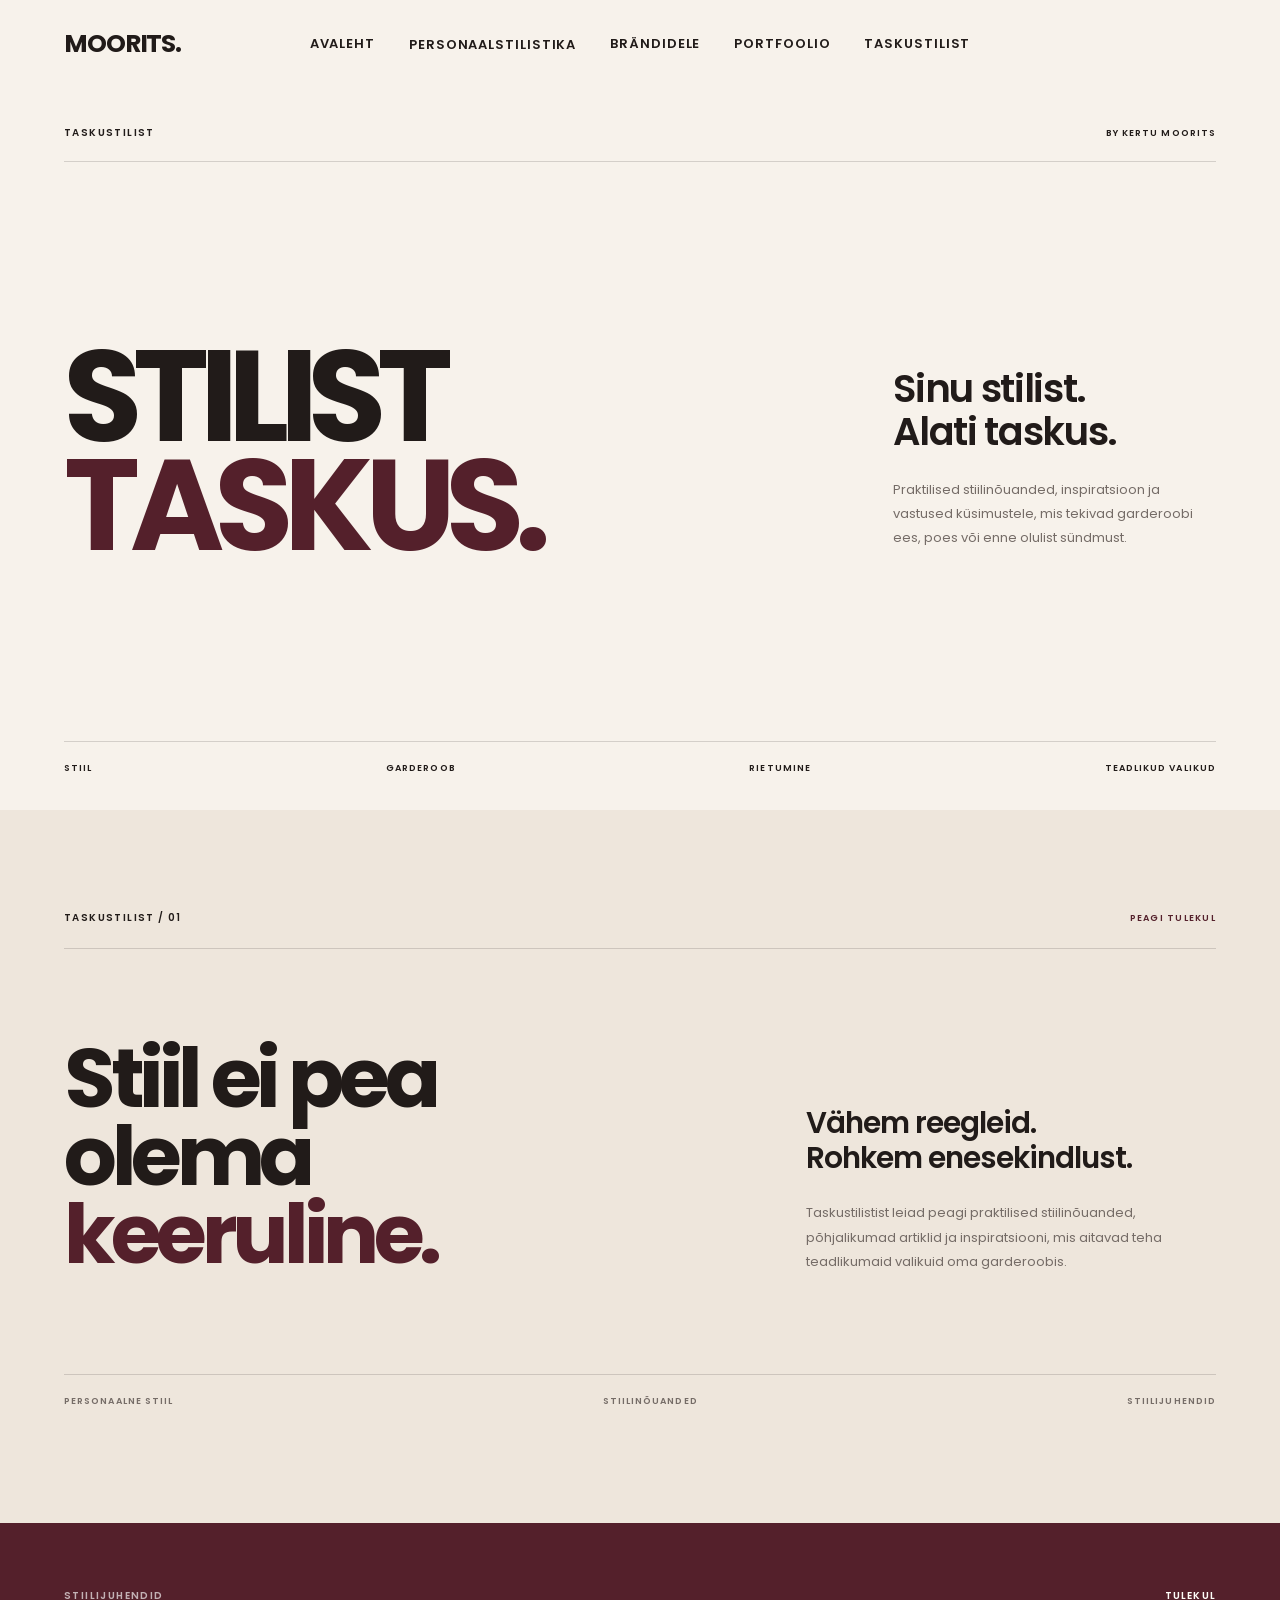
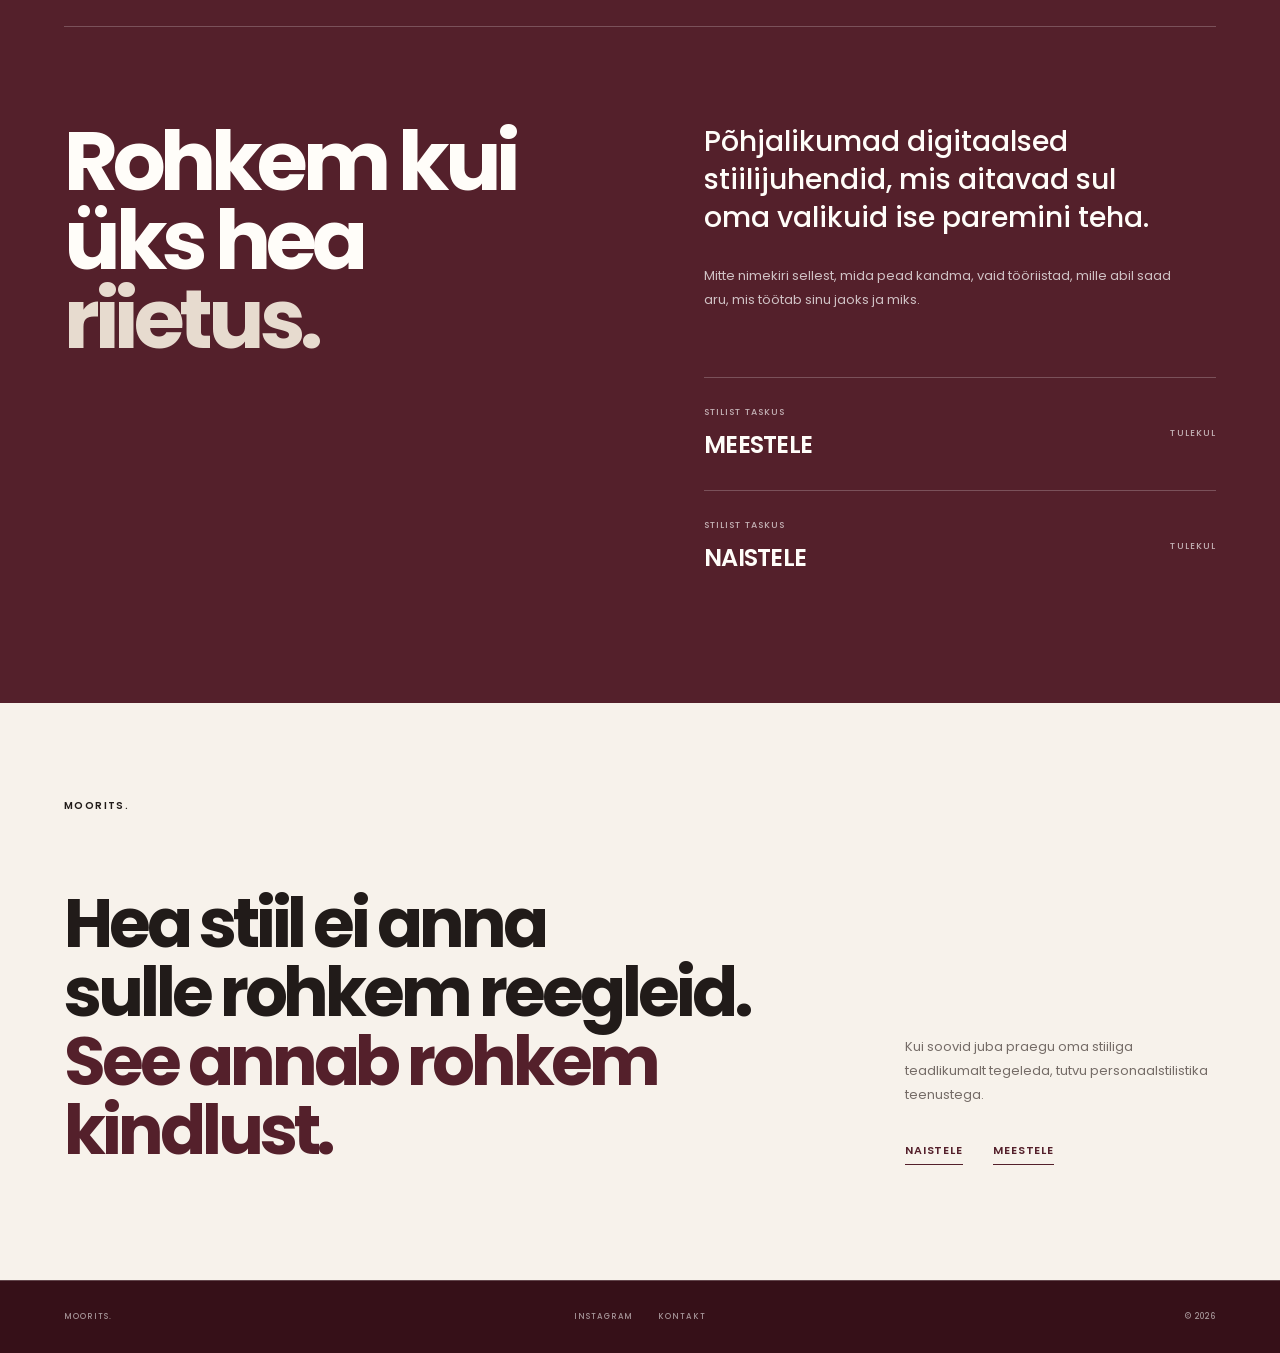
<file: stilist-taskus/index.html>
<!DOCTYPE html>
<html lang="et">
<head>
  <meta charset="UTF-8">
  <meta name="viewport" content="width=device-width, initial-scale=1.0">

  <title>Taskustilist – Peagi tulekul | MOORITS.</title>
  <meta name="description" content="Taskustilist by Kertu Moorits. Praktilised stiilinõuanded ja digitaalsed stiilijuhendid naistele ning meestele. Peagi tulekul.">
  <link rel="canonical" href="https://moorits.com/stilist-taskus/">

  <meta property="og:type" content="website">
  <meta property="og:locale" content="et_EE">
  <meta property="og:site_name" content="MOORITS.">
  <meta property="og:title" content="Taskustilist – Peagi tulekul | MOORITS.">
  <meta property="og:description" content="Stiil ei pea olema keeruline. Praktilised stiilinõuanded ja stiilijuhendid peagi tulekul.">
  <meta property="og:url" content="https://moorits.com/stilist-taskus/">
  <meta property="og:image" content="https://moorits.com/images/avaleht/kertu-moorits-stilist.jpg">

  <link rel="stylesheet" href="../css/style.css">

  <style>
    /* TASKUSTILIST – LEHE KOGU KUJUNDUS */

    .pocket-page {
      background: var(--cream, #f7f2eb);
      color: var(--ink, #211b19);
      overflow: hidden;
    }

    .pocket-page *,
    .pocket-page *::before,
    .pocket-page *::after {
      box-sizing: border-box;
    }

    .pocket-page .label {
      font-size: 10px;
      font-weight: 600;
      letter-spacing: .14em;
      text-transform: uppercase;
    }

    /* HERO */

    .pocket-page .pocket-hero {
      min-height: 90vh;
      padding: 125px 5vw 35px;
      background: var(--cream, #f7f2eb);
      display: flex;
      flex-direction: column;
      justify-content: space-between;
    }

    .pocket-page .pocket-hero-top {
      display: flex;
      justify-content: space-between;
      align-items: center;
      gap: 20px;
      padding-bottom: 20px;
      border-bottom: 1px solid var(--line, #d6cbc3);
    }

    .pocket-page .pocket-issue {
      font-size: 9px;
      font-weight: 600;
      letter-spacing: .12em;
    }

    .pocket-page .pocket-hero-main {
      display: grid;
      grid-template-columns: minmax(0, 1.4fr) minmax(0, .6fr);
      gap: 6vw;
      align-items: end;
      padding: 75px 0;
    }

    .pocket-page .pocket-hero h1 {
      margin: 0;
      font-size: clamp(65px, 10vw, 155px);
      font-weight: 700;
      line-height: .85;
      letter-spacing: -.075em;
    }

    .pocket-page .pocket-hero h1 span {
      display: block;
    }

    .pocket-page .pocket-hero h1 span:last-child {
      color: var(--wine, #54202b);
    }

    .pocket-page .pocket-hero-copy {
      max-width: 360px;
      padding-bottom: 10px;
    }

    .pocket-page .pocket-lead {
      margin-bottom: 25px;
      font-size: clamp(25px, 3vw, 42px);
      font-weight: 600;
      line-height: 1.12;
      letter-spacing: -.035em;
    }

    .pocket-page .pocket-hero-copy > p:last-child {
      font-size: 13px;
      line-height: 1.85;
      color: var(--muted, #756c67);
    }

    .pocket-page .pocket-hero-bottom {
      display: flex;
      justify-content: space-between;
      flex-wrap: wrap;
      gap: 15px;
      padding-top: 20px;
      border-top: 1px solid var(--line, #d6cbc3);
    }

    .pocket-page .pocket-hero-bottom span {
      font-size: 9px;
      font-weight: 600;
      letter-spacing: .12em;
    }

    /* PEAGI TULEKUL */

    .pocket-page .pocket-coming {
      padding: 100px 5vw 115px;
      background: var(--beige-light, #eee6dc);
    }

    .pocket-page .pocket-coming-top {
      display: flex;
      justify-content: space-between;
      align-items: center;
      gap: 25px;
      padding-bottom: 22px;
      border-bottom: 1px solid var(--line, #d6cbc3);
    }

    .pocket-page .pocket-coming-top > span {
      color: var(--wine, #54202b);
      font-size: 9px;
      font-weight: 600;
      letter-spacing: .14em;
    }

    .pocket-page .pocket-coming-grid {
      display: grid;
      grid-template-columns: minmax(0, 1.2fr) minmax(0, .8fr);
      gap: 10vw;
      align-items: end;
      padding: 90px 0 100px;
    }

    .pocket-page .pocket-coming h2 {
      margin: 0;
      font-size: clamp(52px, 6.5vw, 100px);
      font-weight: 700;
      line-height: .94;
      letter-spacing: -.065em;
    }

    .pocket-page .pocket-coming h2 span {
      color: var(--wine, #54202b);
    }

    .pocket-page .pocket-coming-copy {
      max-width: 460px;
    }

    .pocket-page .pocket-coming-copy p {
      color: var(--muted, #756c67);
      font-size: 13px;
      line-height: 1.85;
    }

    .pocket-page .pocket-coming-copy .pocket-coming-lead {
      margin-bottom: 26px;
      color: var(--ink, #211b19);
      font-size: clamp(22px, 2.3vw, 33px);
      font-weight: 600;
      line-height: 1.2;
      letter-spacing: -.035em;
    }

    .pocket-page .pocket-coming-bottom {
      display: flex;
      justify-content: space-between;
      flex-wrap: wrap;
      gap: 20px;
      padding-top: 20px;
      border-top: 1px solid var(--line, #d6cbc3);
    }

    .pocket-page .pocket-coming-bottom span {
      color: var(--muted, #756c67);
      font-size: 9px;
      font-weight: 600;
      letter-spacing: .12em;
    }

    /* STIILIJUHENDID */

    .pocket-page .pocket-guides {
      padding: 65px 5vw 100px;
      background: var(--wine, #54202b);
      color: var(--white, #fffdf9);
    }

    .pocket-page .pocket-guides-head {
      display: flex;
      justify-content: space-between;
      align-items: center;
      gap: 20px;
      padding-bottom: 22px;
      border-bottom: 1px solid rgba(255,255,255,.22);
    }

    .pocket-page .pocket-guides-head > span {
      font-size: 10px;
      font-weight: 600;
      letter-spacing: .12em;
    }

    .pocket-page .pocket-guides-grid {
      display: grid;
      grid-template-columns: minmax(0, 1fr) minmax(0, 1fr);
      gap: 10vw;
      padding-top: 95px;
    }

    .pocket-page .pocket-guides-title h2 {
      margin: 0;
      font-size: clamp(55px, 6.5vw, 105px);
      line-height: .95;
      letter-spacing: -.065em;
      font-weight: 700;
      color: var(--white, #fffdf9);
    }

    .pocket-page .pocket-guides-title h2 span {
      color: var(--beige, #e7dbcf);
    }

    .pocket-page .pocket-guides-copy {
      max-width: 550px;
    }

    .pocket-page .pocket-guides-copy > p {
      max-width: 480px;
      margin-bottom: 28px;
      font-size: 13px;
      line-height: 1.85;
      color: rgba(255,255,255,.72);
    }

    .pocket-page .pocket-guides-copy .pocket-guides-lead {
      font-size: clamp(21px, 2.2vw, 32px);
      line-height: 1.35;
      font-weight: 500;
      color: var(--white, #fffdf9);
    }

    .pocket-page .pocket-guide-row {
      display: flex;
      justify-content: space-between;
      align-items: center;
      gap: 25px;
      padding: 28px 0;
      border-top: 1px solid rgba(255,255,255,.22);
    }

    .pocket-page .pocket-guide-row:first-of-type {
      margin-top: 65px;
    }

    .pocket-page .pocket-guide-row > div {
      display: flex;
      flex-direction: column;
      gap: 8px;
    }

    .pocket-page .pocket-guide-small,
    .pocket-page .pocket-guide-row > span {
      font-size: 9px;
      letter-spacing: .12em;
      font-weight: 500;
      color: rgba(255,255,255,.65);
    }

    .pocket-page .pocket-guide-row strong {
      font-size: 24px;
      font-weight: 600;
      letter-spacing: -.03em;
      color: var(--white, #fffdf9);
    }

    /* VIIMANE SEKTSIOON */

    .pocket-page .pocket-final {
      padding: 95px 5vw 115px;
      background: var(--cream, #f7f2eb);
      color: var(--ink, #211b19);
    }

    .pocket-page .pocket-final-grid {
      display: grid;
      grid-template-columns: minmax(0, 1.4fr) minmax(0, .6fr);
      gap: 9vw;
      align-items: end;
      padding-top: 75px;
    }

    .pocket-page .pocket-final h2 {
      margin: 0;
      font-size: clamp(42px, 5.3vw, 85px);
      line-height: 1.02;
      letter-spacing: -.06em;
      font-weight: 700;
    }

    .pocket-page .pocket-final h2 span {
      display: block;
      color: var(--wine, #54202b);
    }

    .pocket-page .pocket-final-grid > div > p {
      margin-bottom: 35px;
      font-size: 13px;
      line-height: 1.85;
      color: var(--muted, #756c67);
    }

    .pocket-page .pocket-final-links {
      display: flex;
      flex-wrap: wrap;
      gap: 30px;
    }

    .pocket-page .pocket-final-links a {
      color: var(--wine, #54202b);
      text-decoration: none;
      font-size: 11px;
      font-weight: 600;
      letter-spacing: .08em;
    }

    /* MOBIIL */

    @media (max-width: 760px) {
      .pocket-page .pocket-hero {
        min-height: auto;
        padding: 115px 5vw 35px;
      }

      .pocket-page .pocket-hero-main {
        display: block;
        padding: 75px 0;
      }

      .pocket-page .pocket-hero h1 {
        font-size: clamp(55px, 13vw, 90px);
      }

      .pocket-page .pocket-hero-copy {
        margin: 55px 0 0 auto;
      }

      .pocket-page .pocket-hero-bottom {
        justify-content: flex-start;
        gap: 15px 25px;
      }

      .pocket-page .pocket-coming {
        padding: 75px 5vw 85px;
      }

      .pocket-page .pocket-coming-grid {
        display: block;
        padding: 65px 0 70px;
      }

      .pocket-page .pocket-coming h2 {
        font-size: clamp(43px, 12vw, 61px);
      }

      .pocket-page .pocket-coming-copy {
        max-width: 90%;
        margin: 55px 0 0 auto;
      }

      .pocket-page .pocket-coming-copy .pocket-coming-lead {
        font-size: 24px;
      }

      .pocket-page .pocket-guides {
        padding: 50px 5vw 75px;
      }

      .pocket-page .pocket-guides-grid {
        display: block;
        padding-top: 65px;
      }

      .pocket-page .pocket-guides-title h2 {
        font-size: clamp(50px, 12vw, 75px);
        margin-bottom: 60px;
      }

      .pocket-page .pocket-guide-row:first-of-type {
        margin-top: 45px;
      }

      .pocket-page .pocket-final {
        padding: 75px 5vw 90px;
      }

      .pocket-page .pocket-final-grid {
        display: block;
        padding-top: 55px;
      }

      .pocket-page .pocket-final h2 {
        font-size: clamp(40px, 10vw, 60px);
        margin-bottom: 45px;
      }
    }

    @media (max-width: 380px) {
      .pocket-page .pocket-hero h1 {
        font-size: 13vw;
      }

      .pocket-page .pocket-coming h2 {
        font-size: 11vw;
      }
    }
  </style>
</head>

<body>

  <!-- HEADER -->
  <header class="header">
    <a href="/" class="logo">MOORITS.</a>

    <nav class="desktop-nav">
      <a href="/">AVALEHT</a>

      <div class="nav-dropdown">
        <button class="nav-dropdown-trigger" type="button">
          PERSONAALSTILISTIKA
        </button>
        <div class="nav-dropdown-menu">
          <a href="/meestele/">MEESTELE</a>
          <a href="/naistele/">NAISTELE</a>
        </div>
      </div>

      <a href="/brandidele/">BRÄNDIDELE</a>
      <a href="/portfoolio/">PORTFOOLIO</a>
      <a href="/stilist-taskus/" class="active">TASKUSTILIST</a>
    </nav>

    <button class="menu-button" id="menuButton" type="button">
      MENÜÜ
    </button>
  </header>

  <!-- MOBILE MENU -->
  <nav class="mobile-nav" id="mobileNav">
    <button class="mobile-close" id="mobileClose" type="button">
      SULGE
    </button>

    <div class="mobile-links">
      <a href="/">Avaleht</a>
      <span class="mobile-nav-label">PERSONAALSTILISTIKA</span>
      <a href="/meestele/">Meestele</a>
      <a href="/naistele/">Naistele</a>
      <a href="/brandidele/">Brändidele</a>
      <a href="/portfoolio/">Portfoolio</a>
      <a href="/stilist-taskus/">Taskustilist</a>
      <a href="/#kontakt">Kontakt</a>
    </div>
  </nav>

  <main class="pocket-page">

    <!-- HERO -->
    <section class="pocket-hero">
      <div class="pocket-hero-top">
        <p class="label">TASKUSTILIST</p>
        <span class="pocket-issue">BY KERTU MOORITS</span>
      </div>

      <div class="pocket-hero-main">
        <h1>
          <span>STILIST</span>
          <span>TASKUS.</span>
        </h1>

        <div class="pocket-hero-copy">
          <p class="pocket-lead">
            Sinu stilist.<br>
            Alati taskus.
          </p>
          <p>
            Praktilised stiilinõuanded, inspiratsioon
            ja vastused küsimustele, mis tekivad
            garderoobi ees, poes või enne olulist sündmust.
          </p>
        </div>
      </div>

      <div class="pocket-hero-bottom">
        <span>STIIL</span>
        <span>GARDEROOB</span>
        <span>RIETUMINE</span>
        <span>TEADLIKUD VALIKUD</span>
      </div>
    </section>

    <!-- PEAGI TULEKUL -->
    <section class="pocket-coming">
      <div class="pocket-coming-top">
        <p class="label">TASKUSTILIST / 01</p>
        <span>PEAGI TULEKUL</span>
      </div>

      <div class="pocket-coming-grid">
        <h2>
          Stiil ei pea<br>
          olema <span>keeruline.</span>
        </h2>

        <div class="pocket-coming-copy">
          <p class="pocket-coming-lead">
            Vähem reegleid.<br>
            Rohkem enesekindlust.
          </p>
          <p>
            Taskustilistist leiad peagi praktilised
            stiilinõuanded, põhjalikumad artiklid ja
            inspiratsiooni, mis aitavad teha
            teadlikumaid valikuid oma garderoobis.
          </p>
        </div>
      </div>

      <div class="pocket-coming-bottom">
        <span>PERSONAALNE STIIL</span>
        <span>STIILINÕUANDED</span>
        <span>STIILIJUHENDID</span>
      </div>
    </section>

    <!-- DIGITAALSED STIILIJUHENDID -->
    <section class="pocket-guides">
      <div class="pocket-guides-head">
        <p class="label light">STIILIJUHENDID</p>
        <span>TULEKUL</span>
      </div>

      <div class="pocket-guides-grid">
        <div class="pocket-guides-title">
          <h2>
            Rohkem kui<br>
            üks hea<br>
            <span>riietus.</span>
          </h2>
        </div>

        <div class="pocket-guides-copy">
          <p class="pocket-guides-lead">
            Põhjalikumad digitaalsed stiilijuhendid,
            mis aitavad sul oma valikuid ise paremini teha.
          </p>

          <p>
            Mitte nimekiri sellest, mida pead kandma,
            vaid tööriistad, mille abil saad aru,
            mis töötab sinu jaoks ja miks.
          </p>

          <div class="pocket-guide-row">
            <div>
              <span class="pocket-guide-small">STILIST TASKUS</span>
              <strong>MEESTELE</strong>
            </div>
            <span>TULEKUL</span>
          </div>

          <div class="pocket-guide-row">
            <div>
              <span class="pocket-guide-small">STILIST TASKUS</span>
              <strong>NAISTELE</strong>
            </div>
            <span>TULEKUL</span>
          </div>
        </div>
      </div>
    </section>

    <!-- VIIMANE SEKTSIOON -->
    <section class="pocket-final">
      <p class="label">MOORITS.</p>

      <div class="pocket-final-grid">
        <h2>
          Hea stiil ei anna<br>
          sulle rohkem reegleid.
          <span>See annab rohkem kindlust.</span>
        </h2>

        <div>
          <p>
            Kui soovid juba praegu oma stiiliga
            teadlikumalt tegeleda, tutvu
            personaalstilistika teenustega.
          </p>

          <div class="pocket-final-links">
            <a href="/naistele/" class="text-link">NAISTELE</a>
            <a href="/meestele/" class="text-link">MEESTELE</a>
          </div>
        </div>
      </div>
    </section>

  </main>

  <!-- FOOTER -->
  <footer>
    <span>MOORITS.</span>

    <div>
      <a href="https://www.instagram.com/mooritzmoments"
         target="_blank" rel="noopener noreferrer">
        INSTAGRAM
      </a>
      <a href="/#kontakt">KONTAKT</a>
    </div>

    <span>© 2026</span>
  </footer>

  <script src="../js/main.js"></script>
</body>
</html>
</file>
<file: css/style.css>
@import url("https://fonts.googleapis.com/css2?family=Poppins:wght@400;500;600;700&display=swap");

:root {
  --cream: #f7f2eb;
  --beige: #e7dbcf;
  --beige-light: #eee6dc;

  --wine: #54202b;
  --wine-dark: #361018;

  --ink: #211b19;
  --muted: #756c67;

  --white: #fffdf9;

  --line: rgba(33, 27, 25, 0.16);
  --line-light: rgba(255, 255, 255, 0.22);

  --page: 5vw;
}

* {
  margin: 0;
  padding: 0;
  box-sizing: border-box;
}

html {
  scroll-behavior: smooth;
}

body {
  font-family: "Poppins", Arial, sans-serif;

  background: var(--cream);
  color: var(--ink);

  overflow-x: hidden;

  -webkit-font-smoothing: antialiased;
}

body.menu-open {
  overflow: hidden;
}

img {
  display: block;
  width: 100%;
}

a {
  color: inherit;
  text-decoration: none;
}

button {
  font-family: inherit;
}

.label {
  font-size: 10px;
  font-weight: 600;

  letter-spacing: 0.17em;
}

.label.light {
  color: rgba(255,255,255,0.65);
}

.text-link {
  display: inline-block;

  width: fit-content;

  padding-bottom: 5px;

  border-bottom: 1px solid currentColor;

  font-size: 10px;
  font-weight: 600;

  letter-spacing: 0.13em;
}

.light-link {
  color: var(--white);
}


/* HEADER */

.header {
  position: absolute;

  top: 0;
  left: 0;

  z-index: 50;

  width: 100%;
  height: 86px;

  display: grid;

  grid-template-columns: 1fr auto 1fr;

  align-items: center;

  padding: 0 var(--page);
}

.logo {
  width: 150px;
}

.desktop-nav {
  display: flex;

  gap: 30px;

  align-items: center;
}

.desktop-nav a {
  font-size: 9px;
  font-weight: 600;

  letter-spacing: 0.11em;
}

.menu-button {
  display: none;
}


/* MOBILE MENU */

.mobile-nav {
  display: none;
}


/* HERO */

.hero {
  min-height: 100vh;

  display: grid;

  grid-template-columns: 42% 58%;

  background: var(--beige-light);
}

.hero-text {
  display: flex;

  flex-direction: column;

  justify-content: center;

  padding:
    130px
    5vw
    70px
    var(--page);
}

.hero-text .label {
  margin-bottom: 25px;

  color: var(--wine);
}

.hero-text h1 {
  max-width: 620px;

  font-size: clamp(40px, 4.2vw, 67px);
  font-weight: 700;

  line-height: 1.02;
  letter-spacing: -0.055em;
}

.hero-description {
  max-width: 360px;

  margin-top: 28px;

  color: var(--muted);

  font-size: 13px;
  line-height: 1.7;
}

.hero-text .text-link {
  margin-top: 35px;
}

.hero-image {
  min-width: 0;

  overflow: hidden;
}

.hero-image img {
  width: 100%;
  height: 100%;

  object-fit: cover;
  object-position: center center;
}


/* INTRO */

.intro {
  display: grid;

  grid-template-columns: 1.15fr 0.85fr;

  gap: 11vw;

  padding:
    130px
    var(--page)
    140px;
}

.intro h2 {
  margin-top: 30px;

  font-size: clamp(43px, 5vw, 76px);
  font-weight: 700;

  line-height: 0.98;
  letter-spacing: -0.055em;
}

.intro h2 span {
  color: var(--wine);
}

.intro-copy {
  align-self: end;
}

.intro-copy p {
  color: var(--muted);

  font-size: 13px;
  line-height: 1.8;
}

.intro-copy .lead {
  margin-bottom: 28px;

  color: var(--ink);

  font-size: 18px;
  font-weight: 500;

  line-height: 1.45;
}


/* SERVICES */

.services {
  padding:
    100px
    var(--page)
    130px;

  background: var(--beige);
}

.section-head {
  display: flex;

  justify-content: space-between;

  padding-bottom: 22px;

  border-bottom: 1px solid var(--line);
}

.section-head span {
  color: var(--muted);

  font-size: 9px;
  font-weight: 600;

  letter-spacing: 0.13em;
}

.service {
  min-height: 175px;

  display: grid;

  grid-template-columns:
    55px
    1.05fr
    0.75fr
    30px;

  gap: 35px;

  align-items: center;

  border-bottom: 1px solid var(--line);

  transition:
    background 0.25s ease,
    color 0.25s ease,
    padding 0.25s ease;
}

.service:hover {
  padding-left: 20px;
  padding-right: 20px;

  background: var(--wine);
  color: var(--white);
}

.number {
  align-self: start;

  padding-top: 45px;

  color: var(--muted);

  font-size: 9px;
}

.service h3 {
  font-size: clamp(27px, 3vw, 46px);
  font-weight: 600;

  line-height: 1.05;
  letter-spacing: -0.04em;
}

.service small {
  display: block;

  margin-top: 10px;

  color: var(--muted);

  font-size: 8px;
  font-weight: 600;

  letter-spacing: 0.15em;
}

.service p {
  max-width: 390px;

  color: var(--muted);

  font-size: 12px;
  line-height: 1.75;
}

.service:hover .number,
.service:hover small,
.service:hover p {
  color: rgba(255,255,255,0.7);
}

.arrow {
  justify-self: end;

  font-size: 22px;
}


/* STATEMENT */

.statement {
  min-height: 650px;

  display: grid;

  grid-template-columns: 30% 70%;

  padding:
    100px
    var(--page);

  background: var(--wine);

  color: var(--white);
}

.statement-content {
  align-self: center;

  max-width: 920px;
}

.statement h2 {
  font-size: clamp(48px, 6vw, 90px);
  font-weight: 600;

  line-height: 0.98;
  letter-spacing: -0.06em;
}

.statement h2 span {
  color: var(--beige);

  font-style: italic;
}

.statement-content p {
  max-width: 560px;

  margin-top: 35px;

  color: rgba(255,255,255,0.72);

  font-size: 13px;
  line-height: 1.8;
}

.statement-content .text-link {
  margin-top: 38px;
}


/* PORTFOLIO */

.portfolio {
  padding:
    120px
    var(--page)
    130px;
}

.portfolio-head {
  display: flex;

  justify-content: space-between;
  align-items: end;

  gap: 60px;

  margin-bottom: 70px;
}

.portfolio-head h2 {
  margin-top: 17px;

  font-size: clamp(50px, 6vw, 88px);
  font-weight: 700;

  letter-spacing: -0.06em;
}

.portfolio-head > p {
  max-width: 320px;

  color: var(--muted);

  font-size: 12px;
  line-height: 1.7;
}

.portfolio-grid {
  display: grid;

  grid-template-columns: 1fr 0.74fr 0.82fr;

  gap: 25px;

  align-items: start;
}

.work-2 {
  margin-top: 100px;
}

.work-3 {
  margin-top: 35px;
}

.work-image {
  aspect-ratio: 4 / 5;

  padding: 16px;

  font-size: 9px;
  font-weight: 600;
}

.neutral {
  background: #cdbfb2;
}

.wine {
  background: var(--wine);
  color: var(--white);
}

.dark {
  background: var(--ink);
  color: var(--white);
}

.work-meta {
  display: flex;

  justify-content: space-between;

  margin-top: 11px;

  font-size: 8px;
  font-weight: 600;

  letter-spacing: 0.12em;
}


/* ABOUT */

.about {
  display: grid;

  grid-template-columns: 46% 54%;

  min-height: 760px;

  background: var(--wine-dark);

  color: var(--white);
}

.about-image {
  overflow: hidden;
}

.about-image img {
  width: 100%;
  height: 100%;

  object-fit: cover;
  object-position: center top;
}

.about-copy {
  display: flex;

  flex-direction: column;

  justify-content: center;

  padding:
    90px
    8vw
    90px
    7vw;
}

.about-name {
  margin-top: 40px;

  color: var(--beige);

  font-size: 10px;
  font-weight: 600;

  letter-spacing: 0.16em;
}

.about-copy h2 {
  margin-top: 15px;

  font-size: clamp(46px, 5vw, 78px);
  font-weight: 600;

  line-height: 0.98;
  letter-spacing: -0.055em;
}

.about-copy h3 {
  margin-top: 27px;

  color: var(--beige);

  font-size: 19px;
  font-weight: 500;
}

.about-copy > p:not(.about-name) {
  max-width: 560px;

  margin-top: 22px;

  color: rgba(255,255,255,0.72);

  font-size: 13px;
  line-height: 1.8;
}

.about-copy .text-link {
  margin-top: 38px;
}


/* TASKUSTILIST */

.taskustilist {
  padding:
    110px
    var(--page)
    130px;

  background: var(--beige-light);
}

.task-grid {
  display: grid;

  grid-template-columns: 1.15fr 0.85fr;

  gap: 8vw;

  align-items: end;

  margin-top: 75px;
}

.task-title {
  font-size: clamp(65px, 9vw, 135px);
  font-weight: 700;

  line-height: 0.78;
  letter-spacing: -0.07em;
}

.task-title span {
  display: block;
}

.task-title span:last-child {
  margin-left: 10vw;

  color: var(--wine);
}

.task-copy {
  max-width: 450px;
}

.task-copy h2 {
  font-size: clamp(28px, 2.8vw, 42px);
  font-weight: 600;

  line-height: 1.08;
  letter-spacing: -0.04em;
}

.task-copy > p {
  margin-top: 24px;

  color: var(--muted);

  font-size: 12px;
  line-height: 1.75;
}

.task-row {
  display: flex;

  justify-content: space-between;

  padding: 16px 0;

  border-top: 1px solid var(--line);

  font-size: 9px;
  font-weight: 600;

  letter-spacing: 0.12em;
}

.task-copy .task-row:first-of-type {
  margin-top: 35px;
}

.task-copy .task-row:last-child {
  border-bottom: 1px solid var(--line);
}


/* CONTACT */

.contact {
  padding:
    105px
    var(--page)
    115px;

  background: var(--wine);

  color: var(--white);
}

.contact-grid {
  display: grid;

  grid-template-columns: 1.2fr 0.8fr;

  gap: 8vw;

  align-items: end;

  margin-top: 55px;
}

.contact h2 {
  font-size: clamp(53px, 7vw, 105px);
  font-weight: 600;

  line-height: 0.92;
  letter-spacing: -0.06em;
}

.contact-grid > div {
  max-width: 430px;
}

.contact-grid p {
  color: rgba(255,255,255,0.72);

  font-size: 13px;
  line-height: 1.8;
}

.contact-link {
  display: block;

  margin-top: 35px;

  padding: 17px 0;

  border-top: 1px solid var(--line-light);
  border-bottom: 1px solid var(--line-light);

  font-size: 10px;
  font-weight: 600;

  letter-spacing: 0.13em;
}


/* FOOTER */

footer {
  display: grid;

  grid-template-columns: 1fr auto 1fr;

  align-items: center;

  gap: 40px;

  padding:
    30px
    var(--page);

  background: var(--wine-dark);

  color: rgba(255,255,255,0.55);

  border-top: 1px solid var(--line-light);

  font-size: 8px;
  font-weight: 500;

  letter-spacing: 0.12em;
}

footer div {
  display: flex;

  gap: 25px;
}

footer > span:last-child {
  justify-self: end;
}


/* TABLET */

@media (max-width: 1000px) {

  :root {
    --page: 35px;
  }

  .desktop-nav {
    gap: 18px;
  }

  .service {
    grid-template-columns:
      45px
      1fr
      0.7fr
      30px;

    gap: 20px;
  }

}


/* PHONE */

@media (max-width: 760px) {

  :root {
    --page: 20px;
  }


  /* HEADER */

  .header {
    height: 70px;

    grid-template-columns: 1fr auto;
  }

  .logo {
    width: 125px;
  }

  .desktop-nav {
    display: none;
  }

  .menu-button {
    display: block;

    border: 0;
    background: none;

    color: var(--ink);

    font-size: 9px;
    font-weight: 600;

    letter-spacing: 0.14em;

    cursor: pointer;
  }


  /* MOBILE NAV */

  .mobile-nav {
    position: fixed;

    inset: 0;

    z-index: 100;

    display: flex;

    flex-direction: column;

    padding:
      25px
      var(--page);

    background: var(--wine-dark);

    color: var(--white);

    opacity: 0;

    visibility: hidden;

    transition:
      opacity 0.25s ease,
      visibility 0.25s ease;
  }

  .mobile-nav.open {
    opacity: 1;
    visibility: visible;
  }

  .mobile-close {
    align-self: flex-end;

    border: 0;
    background: none;

    color: var(--white);

    font-size: 9px;
    font-weight: 600;

    letter-spacing: 0.14em;

    cursor: pointer;
  }

  .mobile-links {
    display: flex;

    flex-direction: column;

    justify-content: center;

    flex: 1;

    gap: 7px;
  }

  .mobile-links a {
    font-size: clamp(34px, 10vw, 50px);
    font-weight: 600;

    line-height: 1.12;
    letter-spacing: -0.05em;
  }


  /* HERO */

  .hero {
    display: flex;

    flex-direction: column;

    min-height: auto;

    padding-top: 70px;
  }

  .hero-image {
    order: 1;

    height: 60vh;
    min-height: 430px;
  }

  .hero-image img {
    object-position: center 35%;
  }

  .hero-text {
    order: 2;

    padding:
      45px
      var(--page)
      60px;
  }

  .hero-text h1 {
    max-width: 100%;

    font-size: clamp(38px, 10.6vw, 52px);
  }

  .hero-description {
    margin-top: 22px;
  }


  /* INTRO */

  .intro {
    display: block;

    padding:
      80px
      var(--page)
      90px;
  }

  .intro h2 {
    font-size: clamp(39px, 11vw, 56px);
  }

  .intro-copy {
    margin-top: 55px;

    padding-top: 23px;

    border-top: 1px solid var(--line);
  }


  /* SERVICES */

  .services {
    padding:
      75px
      var(--page)
      85px;
  }

  .service {
    min-height: auto;

    grid-template-columns: 1fr 30px;

    gap: 16px;

    padding: 28px 0;
  }

  .number {
    grid-column: 1 / -1;

    padding-top: 0;
  }

  .service > div {
    grid-column: 1 / -1;
  }

  .service h3 {
    font-size: clamp(28px, 8vw, 39px);
  }

  .service p {
    grid-column: 1;

    padding-top: 5px;
  }

  .arrow {
    grid-column: 2;

    align-self: end;
  }

  .service:hover {
    padding:
      28px
      15px;

    margin:
      0
      -15px;
  }


  /* STATEMENT */

  .statement {
    min-height: auto;

    display: block;

    padding:
      80px
      var(--page)
      90px;
  }

  .statement-content {
    margin-top: 85px;
  }

  .statement h2 {
    font-size: clamp(43px, 12vw, 61px);
  }


  /* PORTFOLIO */

  .portfolio {
    padding:
      85px
      var(--page)
      90px;
  }

  .portfolio-head {
    display: block;

    margin-bottom: 50px;
  }

  .portfolio-head h2 {
    font-size: clamp(49px, 14vw, 70px);
  }

  .portfolio-head > p {
    margin-top: 28px;
  }

  .portfolio-grid {
    display: flex;

    gap: 14px;

    margin:
      0
      calc(var(--page) * -1);

    padding:
      0
      var(--page)
      15px;

    overflow-x: auto;

    scroll-snap-type: x mandatory;
    scrollbar-width: none;
  }

  .portfolio-grid::-webkit-scrollbar {
    display: none;
  }

  .work {
    flex: 0 0 80vw;

    margin-top: 0;

    scroll-snap-align: start;
  }


  /* ABOUT */

  .about {
    display: flex;

    flex-direction: column;

    min-height: auto;
  }

  .about-image {
    height: 62vh;
  }

  .about-copy {
    padding:
      70px
      var(--page)
      85px;
  }

  .about-copy h2 {
    font-size: clamp(43px, 12vw, 60px);
  }


  /* TASK */

  .taskustilist {
    padding:
      80px
      var(--page)
      90px;
  }

  .task-grid {
    display: block;

    margin-top: 55px;
  }

  .task-title {
    font-size: clamp(63px, 18vw, 90px);
  }

  .task-copy {
    margin-top: 80px;
  }

  .task-copy h2 {
    font-size: 30px;
  }


  /* CONTACT */

  .contact {
    padding:
      85px
      var(--page)
      90px;
  }

  .contact-grid {
    display: block;

    margin-top: 50px;
  }

  .contact h2 {
    font-size: clamp(50px, 14vw, 68px);
  }

  .contact-grid > div {
    margin-top: 60px;
  }


  /* FOOTER */

  footer {
    grid-template-columns: 1fr auto;

    gap: 25px;

    padding:
      28px
      var(--page);
  }

  footer div {
    justify-self: end;
  }

  footer > span:last-child {
    grid-column: 1 / -1;

    justify-self: start;
  }

}
/* =========================================================
   PERSONAALSTILISTIKA — NAISTELE
   ========================================================= */


/* NAV DROPDOWN */

.nav-dropdown {
  position: relative;
}

.nav-dropdown-trigger {
  padding: 25px 0;

  border: 0;
  background: transparent;

  color: var(--ink);

  font-family: inherit;
  font-size: 9px;
  font-weight: 600;

  letter-spacing: 0.11em;

  cursor: pointer;
}

.nav-dropdown-menu {
  position: absolute;

  top: calc(100% - 10px);
  left: 50%;

  width: 185px;

  padding: 10px;

  background: var(--white);

  border: 1px solid var(--line);

  transform:
    translateX(-50%)
    translateY(8px);

  opacity: 0;
  visibility: hidden;

  transition:
    opacity 0.2s ease,
    transform 0.2s ease,
    visibility 0.2s ease;
}

.nav-dropdown:hover .nav-dropdown-menu,
.nav-dropdown:focus-within .nav-dropdown-menu {
  opacity: 1;
  visibility: visible;

  transform:
    translateX(-50%)
    translateY(0);
}

.nav-dropdown-menu a {
  display: block;

  padding: 12px 14px;

  color: var(--ink);

  font-size: 9px;
  font-weight: 600;

  letter-spacing: 0.11em;
}

.nav-dropdown-menu a:hover,
.nav-dropdown-menu a.active {
  background: var(--beige-light);
  color: var(--wine);
}

.mobile-nav-label {
  margin-top: 20px;
  margin-bottom: 3px;

  color: rgba(255,255,255,0.45);

  font-size: 9px;
  font-weight: 600;

  letter-spacing: 0.15em;
}


/* HEADER */

.women-header {
  color: var(--ink);
}


/* HERO */

.women-hero {
  min-height: 100vh;

  display: grid;

  grid-template-columns: 58% 42%;

  padding-top: 86px;

  background: var(--beige-light);
}

.women-hero-copy {
  display: flex;

  flex-direction: column;

  justify-content: center;

  padding:
    80px
    7vw
    90px
    var(--page);
}

.women-hero-copy .label {
  margin-bottom: 30px;

  color: var(--wine);
}

.women-hero-copy h1 {
  max-width: 800px;

  font-size: clamp(58px, 7vw, 108px);
  font-weight: 700;

  line-height: 0.9;
  letter-spacing: -0.07em;
}

.women-hero-lead {
  max-width: 570px;

  margin-top: 40px;

  color: var(--muted);

  font-size: 14px;
  line-height: 1.8;
}

.women-hero-copy .text-link {
  margin-top: 38px;
}

.women-hero-visual {
  position: relative;

  display: flex;

  flex-direction: column;

  justify-content: space-between;

  padding:
    50px
    45px;

  background: var(--wine);

  color: var(--white);

  overflow: hidden;
}

.women-hero-number {
  align-self: flex-end;

  font-size: 10px;
  font-weight: 600;

  letter-spacing: 0.15em;
}

.women-hero-word {
  margin-left: -7px;

  font-size: clamp(70px, 8vw, 135px);
  font-weight: 700;

  line-height: 0.76;
  letter-spacing: -0.08em;

  transform: rotate(-90deg);
  transform-origin: left bottom;

  white-space: nowrap;

  opacity: 0.12;
}


/* INTRO */

.women-intro {
  display: grid;

  grid-template-columns: 1.2fr 0.8fr;

  gap: 10vw;

  padding:
    130px
    var(--page)
    140px;
}

.women-intro-heading h2 {
  max-width: 900px;

  margin-top: 30px;

  font-size: clamp(48px, 6vw, 90px);
  font-weight: 700;

  line-height: 0.96;
  letter-spacing: -0.06em;
}

.women-intro-heading h2 span {
  color: var(--wine);
}

.women-intro-copy {
  align-self: end;
}

.women-intro-copy p {
  color: var(--muted);

  font-size: 13px;
  line-height: 1.85;
}

.women-intro-copy .women-intro-lead {
  margin-bottom: 25px;

  color: var(--ink);

  font-size: 18px;
  font-weight: 500;

  line-height: 1.5;
}


/* IDENTITY */

.women-identity {
  padding:
    100px
    var(--page)
    105px;

  background: var(--wine-dark);

  color: var(--white);
}

.women-identity-main {
  display: grid;

  grid-template-columns: 1.1fr 0.9fr;

  gap: 10vw;

  margin-top: 85px;
}

.women-identity-main h2 {
  max-width: 760px;

  font-size: clamp(47px, 5.7vw, 86px);
  font-weight: 600;

  line-height: 0.98;
  letter-spacing: -0.06em;
}

.women-identity-text p {
  margin-bottom: 23px;

  color: rgba(255,255,255,0.72);

  font-size: 13px;
  line-height: 1.85;
}

.women-identity-statement {
  max-width: 1050px;

  margin-top: 110px;
  margin-left: auto;

  padding-top: 30px;

  border-top: 1px solid var(--line-light);

  font-size: clamp(27px, 3.2vw, 48px);
  font-weight: 500;

  line-height: 1.18;
  letter-spacing: -0.04em;
}

.women-identity-statement strong {
  display: block;

  margin-top: 7px;

  color: var(--beige);

  font-weight: 600;
}


/* SERVICES */

.women-services {
  padding:
    110px
    var(--page)
    120px;

  background: var(--cream);
}

.women-services-heading {
  display: grid;

  grid-template-columns: 1.2fr 0.8fr;

  gap: 10vw;

  align-items: end;

  margin:
    75px
    0
    70px;
}

.women-services-heading h2 {
  font-size: clamp(52px, 6.5vw, 96px);
  font-weight: 700;

  line-height: 0.92;
  letter-spacing: -0.065em;
}

.women-services-heading p {
  max-width: 390px;

  color: var(--muted);

  font-size: 13px;
  line-height: 1.8;
}


/* COMPARISON */

.service-comparison {
  display: grid;

  grid-template-columns: repeat(3, 1fr);

  border-top: 1px solid var(--line);
  border-left: 1px solid var(--line);
}

.comparison-card {
  min-height: 690px;

  display: flex;

  flex-direction: column;

  padding:
    35px
    32px;

  border-right: 1px solid var(--line);
  border-bottom: 1px solid var(--line);

  background: var(--cream);
}

.comparison-featured {
  background: var(--beige);
}

.comparison-top {
  display: flex;

  justify-content: space-between;

  color: var(--muted);

  font-size: 8px;
  font-weight: 600;

  letter-spacing: 0.13em;
}

.comparison-card h3 {
  min-height: 110px;

  margin-top: 50px;

  font-size: clamp(30px, 3vw, 47px);
  font-weight: 600;

  line-height: 1.03;
  letter-spacing: -0.045em;
}

.comparison-price {
  margin-top: 22px;

  color: var(--wine);

  font-size: 25px;
  font-weight: 600;
}

.comparison-fit {
  min-height: 120px;

  margin-top: 35px;

  color: var(--ink);

  font-size: 12px;
  font-weight: 500;

  line-height: 1.65;
}

.comparison-card ul {
  margin:
    25px
    0
    40px;

  padding: 0;

  list-style: none;
}

.comparison-card li {
  position: relative;

  padding:
    11px
    0
    11px
    18px;

  border-top: 1px solid var(--line);

  color: var(--muted);

  font-size: 11px;
  line-height: 1.5;
}

.comparison-card li::before {
  content: "";

  position: absolute;

  top: 17px;
  left: 0;

  width: 5px;
  height: 5px;

  border-radius: 50%;

  background: var(--wine);
}

.comparison-link {
  width: fit-content;

  margin-top: auto;

  padding-bottom: 5px;

  border-bottom: 1px solid currentColor;

  font-size: 9px;
  font-weight: 600;

  letter-spacing: 0.13em;
}

.services-note {
  margin-top: 22px;

  color: var(--muted);

  font-size: 10px;
  line-height: 1.7;
}


/* DETAIL SECTIONS */

.women-service-detail {
  display: grid;

  grid-template-columns: 23% 77%;

  padding:
    110px
    var(--page)
    120px;

  background: var(--beige-light);

  border-top: 1px solid var(--line);
}

.women-service-detail:nth-of-type(even) {
  background: var(--cream);
}

.detail-side {
  display: flex;

  flex-direction: column;

  justify-content: space-between;

  min-height: 200px;
}

.detail-number {
  color: var(--wine);

  font-size: 76px;
  font-weight: 600;

  line-height: 1;
  letter-spacing: -0.07em;
}

.detail-main {
  max-width: 1050px;
}

.detail-heading {
  display: flex;

  justify-content: space-between;
  align-items: start;

  gap: 50px;
}

.detail-heading h2 {
  max-width: 760px;

  font-size: clamp(52px, 6vw, 92px);
  font-weight: 600;

  line-height: 0.92;
  letter-spacing: -0.065em;
}

.detail-price {
  padding-top: 9px;

  color: var(--wine);

  font-size: 25px;
  font-weight: 600;

  white-space: nowrap;
}

.detail-lead {
  max-width: 720px;

  margin-top: 55px;

  font-size: 18px;
  font-weight: 500;

  line-height: 1.55;
}

.detail-columns {
  display: grid;

  grid-template-columns: repeat(2, 1fr);

  gap: 55px;

  margin-top: 45px;
}

.detail-columns p {
  color: var(--muted);

  font-size: 13px;
  line-height: 1.85;
}

.detail-includes {
  display: grid;

  grid-template-columns: 0.45fr 1fr;

  gap: 50px;

  margin-top: 70px;
  padding-top: 25px;

  border-top: 1px solid var(--line);
}

.detail-includes > span {
  font-size: 9px;
  font-weight: 600;

  letter-spacing: 0.13em;
}

.detail-includes ul {
  padding: 0;

  list-style: none;
}

.detail-includes li {
  padding: 10px 0;

  border-bottom: 1px solid var(--line);

  color: var(--muted);

  font-size: 12px;
}


/* WINE SERVICE DETAIL */

.wine-detail {
  background: var(--wine) !important;

  color: var(--white);

  border-color: var(--line-light);
}

.wine-detail .detail-number,
.wine-detail .detail-price {
  color: var(--beige);
}

.wine-detail .detail-lead {
  color: var(--white);
}

.wine-detail .detail-columns p,
.wine-detail .detail-includes li {
  color: rgba(255,255,255,0.7);
}

.wine-detail .detail-includes,
.wine-detail .detail-includes li {
  border-color: var(--line-light);
}


/* STYLE SOS */

.style-sos {
  padding:
    105px
    var(--page)
    115px;

  background: var(--wine-dark);

  color: var(--white);
}

.style-sos-top {
  display: flex;

  justify-content: space-between;

  padding-bottom: 22px;

  border-bottom: 1px solid var(--line-light);
}

.style-sos-top > span {
  color: var(--beige);

  font-size: 18px;
  font-weight: 600;
}

.style-sos-grid {
  display: grid;

  grid-template-columns: 1.15fr 0.85fr;

  gap: 10vw;

  margin-top: 80px;
}

.style-sos h2 {
  font-size: clamp(48px, 6vw, 88px);
  font-weight: 600;

  line-height: 0.95;
  letter-spacing: -0.06em;
}

.style-sos-copy p {
  margin-bottom: 22px;

  color: rgba(255,255,255,0.7);

  font-size: 13px;
  line-height: 1.85;
}

.style-sos-copy .style-sos-lead {
  color: var(--white);

  font-size: 18px;
  font-weight: 500;

  line-height: 1.55;
}

.style-sos-copy .text-link {
  margin-top: 15px;
}


/* FINAL STATEMENT */

.women-final {
  padding:
    130px
    var(--page)
    140px;

  background: var(--cream);
}

.women-final h2 {
  max-width: 1200px;

  margin-top: 45px;

  font-size: clamp(50px, 6.6vw, 100px);
  font-weight: 700;

  line-height: 0.95;
  letter-spacing: -0.065em;
}

.women-final h2 span {
  color: var(--wine);
}


/* MOBILE */

@media (max-width: 760px) {

  .women-hero {
    display: flex;

    flex-direction: column;

    min-height: auto;

    padding-top: 70px;
  }

  .women-hero-copy {
    padding:
      65px
      var(--page)
      75px;
  }

  .women-hero-copy h1 {
    font-size: clamp(51px, 15vw, 76px);
  }

  .women-hero-lead {
    margin-top: 30px;

    font-size: 13px;
  }

  .women-hero-visual {
    min-height: 300px;

    padding:
      25px
      var(--page);
  }

  .women-hero-word {
    font-size: 67px;

    transform: none;

    line-height: 0.78;

    align-self: flex-start;
  }


  .women-intro {
    display: block;

    padding:
      85px
      var(--page)
      90px;
  }

  .women-intro-heading h2 {
    font-size: clamp(43px, 12vw, 60px);
  }

  .women-intro-copy {
    margin-top: 55px;

    padding-top: 25px;

    border-top: 1px solid var(--line);
  }


  .women-identity {
    padding:
      80px
      var(--page)
      85px;
  }

  .women-identity-main {
    display: block;

    margin-top: 65px;
  }

  .women-identity-main h2 {
    font-size: clamp(42px, 12vw, 59px);
  }

  .women-identity-text {
    margin-top: 55px;
  }

  .women-identity-statement {
    margin-top: 70px;

    font-size: 27px;
  }


  .women-services {
    padding:
      80px
      var(--page)
      85px;
  }

  .women-services .section-head span {
    display: none;
  }

  .women-services-heading {
    display: block;

    margin:
      55px
      0
      45px;
  }

  .women-services-heading h2 {
    font-size: clamp(47px, 13vw, 65px);
  }

  .women-services-heading p {
    margin-top: 30px;
  }


  .service-comparison {
    display: block;

    border-left: 1px solid var(--line);
  }

  .comparison-card {
    min-height: auto;

    padding:
      30px
      23px
      35px;
  }

  .comparison-card h3 {
    min-height: auto;

    margin-top: 40px;

    font-size: 36px;
  }

  .comparison-fit {
    min-height: auto;

    margin-top: 30px;
  }

  .comparison-card ul {
    margin-bottom: 35px;
  }

  .comparison-link {
    margin-top: 15px;
  }


  .women-service-detail {
    display: block;

    padding:
      80px
      var(--page)
      90px;
  }

  .detail-side {
    min-height: auto;

    flex-direction: row;

    align-items: center;

    margin-bottom: 60px;
  }

  .detail-number {
    font-size: 55px;
  }

  .detail-heading {
    display: block;
  }

  .detail-heading h2 {
    font-size: clamp(48px, 13vw, 65px);
  }

  .detail-price {
    margin-top: 25px;
  }

  .detail-lead {
    margin-top: 40px;

    font-size: 17px;
  }

  .detail-columns {
    display: block;

    margin-top: 40px;
  }

  .detail-columns > div + div {
    margin-top: 25px;
  }

  .detail-includes {
    display: block;

    margin-top: 55px;
  }

  .detail-includes ul {
    margin-top: 25px;
  }


  .style-sos {
    padding:
      80px
      var(--page)
      90px;
  }

  .style-sos-grid {
    display: block;

    margin-top: 60px;
  }

  .style-sos h2 {
    font-size: clamp(44px, 12vw, 60px);
  }

  .style-sos-copy {
    margin-top: 55px;
  }


  .women-final {
    padding:
      90px
      var(--page)
      100px;
  }

  .women-final h2 {
    font-size: clamp(45px, 12vw, 62px);
  }

}
/* MOBILE MENU — desktopis alati peidus */
.mobile-nav {
  display: none;
}

/* MOBILE MENU — avaneb ainult telefonis */
@media (max-width: 760px) {

  .mobile-nav {
    position: fixed;
    inset: 0;
    z-index: 9999;
    display: none;
    padding: 28px var(--page) 45px;
    background: var(--wine-dark);
    color: var(--white);
  }

  .mobile-nav.open {
    display: block;
  }

  .mobile-close {
    display: block;
    margin-left: auto;
    padding: 0;
    border: 0;
    background: transparent;
    color: var(--white);
    font-family: inherit;
    font-size: 10px;
    font-weight: 600;
    letter-spacing: 0.13em;
    cursor: pointer;
  }

  .mobile-links {
    display: flex;
    flex-direction: column;
    align-items: flex-start;
    margin-top: 60px;
  }

  .mobile-links a {
    display: block;
    padding: 8px 0;
    color: var(--white);
    font-size: 28px;
    font-weight: 500;
    line-height: 1.2;
    letter-spacing: -0.03em;
  }

  .mobile-nav-label {
    display: block;
    margin-top: 28px;
    margin-bottom: 7px;
    color: rgba(255,255,255,0.45);
    font-size: 9px;
    font-weight: 600;
    letter-spacing: 0.15em;
  }
}
/* =========================================================
   PERSONAALSTILISTIKA — MEESTELE
   ========================================================= */

.men-page {
  --men-navy: #17212b;
  --men-dark: #0e151c;
  --men-stone: #d9d2c8;
  --men-light: #ebe6df;
  --men-muted: #6d7175;
}

.men-label {
  color: var(--men-navy);
}


/* HERO */

.men-hero {
  min-height: 100vh;
  display: grid;
  grid-template-columns: 58% 42%;
  padding-top: 86px;
  background: var(--men-light);
}

.men-hero-copy {
  display: flex;
  flex-direction: column;
  justify-content: center;
  padding: 80px 7vw 90px var(--page);
}

.men-hero-copy .label {
  margin-bottom: 30px;
}

.men-hero-copy h1 {
  max-width: 850px;
  font-size: clamp(58px, 7vw, 108px);
  font-weight: 700;
  line-height: 0.9;
  letter-spacing: -0.07em;
}

.men-hero-copy h1 span {
  color: var(--men-navy);
}

.men-hero-lead {
  max-width: 590px;
  margin-top: 40px;
  color: var(--men-muted);
  font-size: 14px;
  line-height: 1.8;
}

.men-hero-copy .text-link {
  margin-top: 38px;
}

.men-hero-visual {
  position: relative;
  display: flex;
  flex-direction: column;
  justify-content: space-between;
  padding: 50px 45px;
  overflow: hidden;
  background: var(--men-navy);
  color: var(--white);
}

.men-hero-number,
.men-hero-bottom {
  align-self: flex-end;
  font-size: 9px;
  font-weight: 600;
  letter-spacing: 0.15em;
}

.men-hero-type {
  margin-left: -8px;
  color: rgba(255,255,255,0.1);
  font-size: clamp(80px, 9vw, 145px);
  font-weight: 700;
  line-height: 0.75;
  letter-spacing: -0.08em;
  transform: rotate(-90deg);
  transform-origin: left bottom;
  white-space: nowrap;
}


/* INTRO */

.men-intro {
  display: grid;
  grid-template-columns: 1.2fr 0.8fr;
  gap: 10vw;
  padding: 130px var(--page) 140px;
  background: var(--cream);
}

.men-intro-heading h2 {
  max-width: 900px;
  margin-top: 30px;
  font-size: clamp(48px, 6vw, 90px);
  font-weight: 700;
  line-height: 0.96;
  letter-spacing: -0.06em;
}

.men-intro-copy {
  align-self: end;
}

.men-intro-copy p {
  color: var(--muted);
  font-size: 13px;
  line-height: 1.85;
}

.men-intro-copy .men-intro-lead {
  margin-bottom: 25px;
  color: var(--ink);
  font-size: 18px;
  font-weight: 500;
  line-height: 1.5;
}


/* STATEMENT */

.men-statement {
  min-height: 680px;
  display: flex;
  flex-direction: column;
  justify-content: space-between;
  padding: 90px var(--page) 100px;
  background: var(--men-dark);
  color: var(--white);
}

.men-statement-main {
  margin-top: 120px;
}

.men-statement h2 {
  max-width: 1250px;
  font-size: clamp(64px, 8vw, 125px);
  font-weight: 700;
  line-height: 0.88;
  letter-spacing: -0.075em;
}

.men-statement h2 span {
  display: block;
  margin-top: 12px;
  color: var(--men-stone);
}


/* KUVAND */

.men-image-section {
  padding: 120px var(--page);
  background: var(--men-light);
}

.men-image-heading {
  display: grid;
  grid-template-columns: 0.3fr 1.7fr;
  gap: 40px;
}

.men-image-heading h2 {
  font-size: clamp(53px, 6.6vw, 100px);
  font-weight: 700;
  line-height: 0.94;
  letter-spacing: -0.065em;
}

.men-image-heading h2 span {
  color: var(--men-navy);
}

.men-image-content {
  max-width: 720px;
  margin: 80px 0 90px auto;
}

.men-image-content p {
  margin-bottom: 22px;
  color: var(--men-muted);
  font-size: 13px;
  line-height: 1.85;
}

.men-image-content .men-image-lead {
  color: var(--ink);
  font-size: 18px;
  font-weight: 500;
  line-height: 1.55;
}

.men-image-scale {
  border-top: 1px solid var(--line);
}

.men-image-scale > div {
  display: grid;
  grid-template-columns: 1fr 1fr;
  padding: 20px 0;
  border-bottom: 1px solid var(--line);
}

.men-image-scale span,
.men-image-scale strong {
  font-size: 12px;
  letter-spacing: 0.08em;
}

.men-image-scale span {
  color: var(--muted);
}

.men-image-scale strong {
  color: var(--men-navy);
  font-weight: 600;
}


/* BASIC */

.men-basic {
  display: grid;
  grid-template-columns: 25% 75%;
  padding: 110px var(--page) 120px;
  background: var(--men-navy);
  color: var(--white);
}

.men-basic-number {
  color: rgba(255,255,255,0.15);
  font-size: 95px;
  font-weight: 700;
  line-height: 1;
  letter-spacing: -0.07em;
}

.men-basic-content h2 {
  max-width: 900px;
  margin-top: 45px;
  font-size: clamp(55px, 6.7vw, 100px);
  font-weight: 700;
  line-height: 0.92;
  letter-spacing: -0.065em;
}

.men-basic-text {
  display: grid;
  grid-template-columns: 1fr 1fr;
  gap: 60px;
  max-width: 850px;
  margin-top: 80px;
}

.men-basic-text p {
  color: rgba(255,255,255,0.7);
  font-size: 13px;
  line-height: 1.85;
}


/* DETAILID */

.men-details {
  padding: 110px var(--page) 120px;
  background: var(--cream);
}

.men-details-heading {
  display: grid;
  grid-template-columns: 1.2fr 0.8fr;
  gap: 10vw;
  align-items: end;
  margin: 75px 0 80px;
}

.men-details-heading h2 {
  font-size: clamp(52px, 6.3vw, 96px);
  font-weight: 700;
  line-height: 0.93;
  letter-spacing: -0.065em;
}

.men-details-heading p {
  max-width: 400px;
  color: var(--muted);
  font-size: 13px;
  line-height: 1.8;
}

.men-detail-grid {
  display: grid;
  grid-template-columns: repeat(4, 1fr);
  border-top: 1px solid var(--line);
  border-left: 1px solid var(--line);
}

.men-detail-grid article {
  min-height: 320px;
  padding: 28px;
  border-right: 1px solid var(--line);
  border-bottom: 1px solid var(--line);
}

.men-detail-grid article > span {
  color: var(--men-muted);
  font-size: 9px;
  font-weight: 600;
  letter-spacing: 0.12em;
}

.men-detail-grid h3 {
  margin-top: 75px;
  font-size: 27px;
  font-weight: 600;
  letter-spacing: -0.04em;
}

.men-detail-grid p {
  margin-top: 25px;
  color: var(--muted);
  font-size: 11px;
  line-height: 1.7;
}


/* SERVICES */

.men-services {
  padding: 110px var(--page) 120px;
  background: var(--men-light);
}

.men-services-heading {
  display: grid;
  grid-template-columns: 1.2fr 0.8fr;
  gap: 10vw;
  align-items: end;
  margin: 75px 0 70px;
}

.men-services-heading h2 {
  font-size: clamp(52px, 6.5vw, 96px);
  font-weight: 700;
  line-height: 0.92;
  letter-spacing: -0.065em;
}

.men-services-heading p {
  max-width: 390px;
  color: var(--men-muted);
  font-size: 13px;
  line-height: 1.8;
}

.men-service-comparison {
  display: grid;
  grid-template-columns: repeat(3, 1fr);
  border-top: 1px solid var(--line);
  border-left: 1px solid var(--line);
}

.men-comparison-card {
  min-height: 700px;
  display: flex;
  flex-direction: column;
  padding: 35px 32px;
  border-right: 1px solid var(--line);
  border-bottom: 1px solid var(--line);
  background: var(--men-light);
}

.men-comparison-featured {
  background: var(--men-stone);
}

.men-comparison-top {
  display: flex;
  justify-content: space-between;
  color: var(--men-muted);
  font-size: 8px;
  font-weight: 600;
  letter-spacing: 0.13em;
}

.men-comparison-card h3 {
  min-height: 110px;
  margin-top: 50px;
  font-size: clamp(30px, 3vw, 47px);
  font-weight: 600;
  line-height: 1.03;
  letter-spacing: -0.045em;
}

.men-comparison-price {
  margin-top: 22px;
  color: var(--men-navy);
  font-size: 25px;
  font-weight: 600;
}

.men-comparison-fit {
  min-height: 120px;
  margin-top: 35px;
  color: var(--ink);
  font-size: 12px;
  font-weight: 500;
  line-height: 1.65;
}

.men-comparison-card ul {
  margin: 25px 0 40px;
  padding: 0;
  list-style: none;
}

.men-comparison-card li {
  position: relative;
  padding: 11px 0 11px 18px;
  border-top: 1px solid var(--line);
  color: var(--men-muted);
  font-size: 11px;
  line-height: 1.5;
}

.men-comparison-card li::before {
  content: "";
  position: absolute;
  top: 17px;
  left: 0;
  width: 5px;
  height: 5px;
  border-radius: 50%;
  background: var(--men-navy);
}

.men-comparison-link {
  width: fit-content;
  margin-top: auto;
  padding-bottom: 5px;
  border-bottom: 1px solid currentColor;
  color: var(--ink);
  font-size: 9px;
  font-weight: 600;
  letter-spacing: 0.13em;
}

.men-services-note {
  max-width: 850px;
  margin-top: 24px;
  color: var(--men-muted);
  font-size: 10px;
  line-height: 1.7;
}


/* SERVICE DETAILS */

.men-service-detail {
  display: grid;
  grid-template-columns: 23% 77%;
  padding: 110px var(--page) 120px;
  background: var(--cream);
  border-top: 1px solid var(--line);
}

.men-detail-side {
  display: flex;
  flex-direction: column;
  justify-content: space-between;
  min-height: 200px;
}

.men-detail-side > span {
  color: var(--men-navy);
  font-size: 76px;
  font-weight: 600;
  line-height: 1;
  letter-spacing: -0.07em;
}

.men-detail-main {
  max-width: 1050px;
}

.men-detail-heading {
  display: flex;
  justify-content: space-between;
  align-items: start;
  gap: 50px;
}

.men-detail-heading h2 {
  max-width: 760px;
  font-size: clamp(52px, 6vw, 92px);
  font-weight: 600;
  line-height: 0.92;
  letter-spacing: -0.065em;
}

.men-detail-price {
  padding-top: 9px;
  color: var(--men-navy);
  font-size: 25px;
  font-weight: 600;
  white-space: nowrap;
}

.men-detail-lead {
  max-width: 720px;
  margin-top: 55px;
  font-size: 18px;
  font-weight: 500;
  line-height: 1.55;
}

.men-detail-columns {
  display: grid;
  grid-template-columns: repeat(2, 1fr);
  gap: 55px;
  margin-top: 45px;
}

.men-detail-columns p {
  color: var(--muted);
  font-size: 13px;
  line-height: 1.85;
}

.men-detail-includes {
  display: grid;
  grid-template-columns: 0.45fr 1fr;
  gap: 50px;
  margin-top: 70px;
  padding-top: 25px;
  border-top: 1px solid var(--line);
}

.men-detail-includes > span {
  font-size: 9px;
  font-weight: 600;
  letter-spacing: 0.13em;
}

.men-detail-includes ul {
  padding: 0;
  list-style: none;
}

.men-detail-includes li {
  padding: 10px 0;
  border-bottom: 1px solid var(--line);
  color: var(--muted);
  font-size: 12px;
}


/* DARK SERVICE */

.men-service-dark {
  background: var(--men-navy);
  color: var(--white);
  border-color: rgba(255,255,255,0.15);
}

.men-service-dark .men-detail-side > span,
.men-service-dark .men-detail-price {
  color: var(--men-stone);
}

.men-service-dark .men-detail-columns p,
.men-service-dark .men-detail-includes li {
  color: rgba(255,255,255,0.7);
}

.men-service-dark .men-detail-includes,
.men-service-dark .men-detail-includes li {
  border-color: rgba(255,255,255,0.15);
}


/* SOS */

.men-sos {
  padding: 105px var(--page) 115px;
  background: var(--men-dark);
  color: var(--white);
}

.men-sos-top {
  display: flex;
  justify-content: space-between;
  padding-bottom: 22px;
  border-bottom: 1px solid rgba(255,255,255,0.15);
}

.men-sos-top > span {
  color: var(--men-stone);
  font-size: 16px;
  font-weight: 600;
}

.men-sos-grid {
  display: grid;
  grid-template-columns: 1.15fr 0.85fr;
  gap: 10vw;
  margin-top: 80px;
}

.men-sos h2 {
  font-size: clamp(48px, 6vw, 88px);
  font-weight: 600;
  line-height: 0.95;
  letter-spacing: -0.06em;
}

.men-sos-copy p {
  margin-bottom: 22px;
  color: rgba(255,255,255,0.7);
  font-size: 13px;
  line-height: 1.85;
}

.men-sos-copy .men-sos-lead {
  color: var(--white);
  font-size: 18px;
  font-weight: 500;
  line-height: 1.55;
}

.men-sos-copy .text-link {
  margin-top: 15px;
}


/* FINAL */

.men-final {
  padding: 130px var(--page) 140px;
  background: var(--men-light);
}

.men-final h2 {
  max-width: 1250px;
  margin-top: 45px;
  font-size: clamp(50px, 6.6vw, 100px);
  font-weight: 700;
  line-height: 0.95;
  letter-spacing: -0.065em;
}

.men-final h2 span {
  display: block;
  color: var(--men-navy);
}


/* CONTACT */

.men-contact {
  background: var(--men-navy);
}


/* MOBILE */

@media (max-width: 760px) {

  .men-hero {
    display: flex;
    flex-direction: column;
    min-height: auto;
    padding-top: 70px;
  }

  .men-hero-copy {
    padding: 65px var(--page) 75px;
  }

  .men-hero-copy h1 {
    font-size: clamp(50px, 14vw, 75px);
  }

  .men-hero-lead {
    margin-top: 30px;
    font-size: 13px;
  }

  .men-hero-visual {
    min-height: 300px;
    padding: 25px var(--page);
  }

  .men-hero-type {
    font-size: 68px;
    line-height: 0.78;
    transform: none;
  }


  .men-intro {
    display: block;
    padding: 85px var(--page) 90px;
  }

  .men-intro-heading h2 {
    font-size: clamp(43px, 12vw, 60px);
  }

  .men-intro-copy {
    margin-top: 55px;
    padding-top: 25px;
    border-top: 1px solid var(--line);
  }


  .men-statement {
    min-height: 580px;
    padding: 75px var(--page) 80px;
  }

  .men-statement-main {
    margin-top: 100px;
  }

  .men-statement h2 {
    font-size: clamp(55px, 15vw, 78px);
  }


  .men-image-section {
    padding: 85px var(--page) 90px;
  }

  .men-image-heading {
    display: block;
  }

  .men-image-heading h2 {
    margin-top: 30px;
    font-size: clamp(45px, 12vw, 62px);
  }

  .men-image-content {
    margin: 60px 0;
  }

  .men-image-scale > div {
    grid-template-columns: 1fr;
    gap: 8px;
  }


  .men-basic {
    display: block;
    padding: 80px var(--page) 90px;
  }

  .men-basic-number {
    font-size: 60px;
  }

  .men-basic-content {
    margin-top: 55px;
  }

  .men-basic-content h2 {
    font-size: clamp(47px, 13vw, 65px);
  }

  .men-basic-text {
    display: block;
    margin-top: 55px;
  }

  .men-basic-text p + p {
    margin-top: 25px;
  }


  .men-details {
    padding: 80px var(--page) 90px;
  }

  .men-details .section-head span {
    display: none;
  }

  .men-details-heading {
    display: block;
    margin: 55px 0 45px;
  }

  .men-details-heading h2 {
    font-size: clamp(46px, 12vw, 63px);
  }

  .men-details-heading p {
    margin-top: 30px;
  }

  .men-detail-grid {
    grid-template-columns: 1fr 1fr;
  }

  .men-detail-grid article {
    min-height: 280px;
    padding: 22px;
  }

  .men-detail-grid h3 {
    margin-top: 50px;
    font-size: 23px;
  }


  .men-services {
    padding: 80px var(--page) 85px;
  }

  .men-services .section-head span {
    display: none;
  }

  .men-services-heading {
    display: block;
    margin: 55px 0 45px;
  }

  .men-services-heading h2 {
    font-size: clamp(47px, 13vw, 65px);
  }

  .men-services-heading p {
    margin-top: 30px;
  }

  .men-service-comparison {
    display: block;
  }

  .men-comparison-card {
    min-height: auto;
    padding: 30px 23px 35px;
  }

  .men-comparison-card h3 {
    min-height: auto;
    margin-top: 40px;
    font-size: 36px;
  }

  .men-comparison-fit {
    min-height: auto;
    margin-top: 30px;
  }

  .men-comparison-card ul {
    margin-bottom: 35px;
  }

  .men-comparison-link {
    margin-top: 15px;
  }


  .men-service-detail {
    display: block;
    padding: 80px var(--page) 90px;
  }

  .men-detail-side {
    min-height: auto;
    flex-direction: row;
    align-items: center;
    margin-bottom: 60px;
  }

  .men-detail-side > span {
    font-size: 55px;
  }

  .men-detail-heading {
    display: block;
  }

  .men-detail-heading h2 {
    font-size: clamp(48px, 13vw, 65px);
  }

  .men-detail-price {
    margin-top: 25px;
  }

  .men-detail-lead {
    margin-top: 40px;
    font-size: 17px;
  }

  .men-detail-columns {
    display: block;
    margin-top: 40px;
  }

  .men-detail-columns p + p {
    margin-top: 25px;
  }

  .men-detail-includes {
    display: block;
    margin-top: 55px;
  }

  .men-detail-includes ul {
    margin-top: 25px;
  }


  .men-sos {
    padding: 80px var(--page) 90px;
  }

  .men-sos-top {
    gap: 20px;
  }

  .men-sos-top > span {
    font-size: 11px;
  }

  .men-sos-grid {
    display: block;
    margin-top: 60px;
  }

  .men-sos h2 {
    font-size: clamp(44px, 12vw, 60px);
  }

  .men-sos-copy {
    margin-top: 55px;
  }


  .men-final {
    padding: 90px var(--page) 100px;
  }

  .men-final h2 {
    font-size: clamp(45px, 12vw, 62px);
  }

}
/* =========================================================
   BRÄNDIDELE
   ========================================================= */

.brands-page {
  --brands-black: #171414;
  --brands-black-deep: #0d0b0b;
  --brands-cream: #f7f2eb;
  --brands-beige: #e7dbcf;
  --brands-wine: #54202b;
}

.brands-label {
  color: var(--brands-wine);
}


/* HERO */

.brands-hero {
  min-height: 100vh;
  display: grid;
  grid-template-columns: 58% 42%;
  padding-top: 86px;
  background: var(--brands-cream);
}

.brands-hero-copy {
  display: flex;
  flex-direction: column;
  justify-content: center;
  padding: 80px 7vw 90px var(--page);
}

.brands-hero-copy .label {
  margin-bottom: 30px;
}

.brands-hero-copy h1 {
  max-width: 850px;
  font-size: clamp(65px, 8vw, 120px);
  font-weight: 700;
  line-height: 0.87;
  letter-spacing: -0.075em;
}

.brands-hero-copy h1 span {
  color: var(--brands-wine);
}

.brands-hero-lead {
  max-width: 590px;
  margin-top: 40px;
  color: var(--muted);
  font-size: 14px;
  line-height: 1.8;
}

.brands-hero-copy .text-link {
  margin-top: 38px;
}

.brands-hero-visual {
  position: relative;
  display: flex;
  flex-direction: column;
  justify-content: space-between;
  padding: 50px 45px;
  overflow: hidden;
  background: var(--brands-black);
  color: var(--white);
}

.brands-hero-number,
.brands-hero-bottom {
  align-self: flex-end;
  font-size: 9px;
  font-weight: 600;
  letter-spacing: 0.15em;
}

.brands-hero-word {
  margin-left: -10px;
  color: rgba(255,255,255,0.08);
  font-size: clamp(80px, 9vw, 145px);
  font-weight: 700;
  line-height: 0.75;
  letter-spacing: -0.08em;
  transform: rotate(-90deg);
  transform-origin: left bottom;
  white-space: nowrap;
}


/* STATEMENT */

.brands-statement {
  padding: 110px var(--page) 120px;
  background: var(--brands-wine);
  color: var(--white);
}

.brands-statement h2 {
  max-width: 1300px;
  margin-top: 100px;
  font-size: clamp(60px, 7.5vw, 115px);
  font-weight: 700;
  line-height: 0.9;
  letter-spacing: -0.07em;
}

.brands-statement h2 span {
  display: block;
  color: var(--brands-beige);
}


/* INTRO */

.brands-intro {
  display: grid;
  grid-template-columns: 1.2fr 0.8fr;
  gap: 10vw;
  padding: 130px var(--page) 140px;
  background: var(--brands-cream);
}

.brands-intro-heading h2 {
  max-width: 900px;
  margin-top: 30px;
  font-size: clamp(50px, 6vw, 90px);
  font-weight: 700;
  line-height: 0.95;
  letter-spacing: -0.06em;
}

.brands-intro-copy {
  align-self: end;
}

.brands-intro-copy p {
  margin-bottom: 23px;
  color: var(--muted);
  font-size: 13px;
  line-height: 1.85;
}

.brands-intro-copy .brands-intro-lead {
  color: var(--ink);
  font-size: 18px;
  font-weight: 500;
  line-height: 1.55;
}


/* PROCESS */

.brands-process {
  padding: 110px var(--page) 120px;
  background: var(--brands-black);
  color: var(--white);
}

.brands-process-grid {
  display: grid;
  grid-template-columns: repeat(3, 1fr);
  margin-top: 85px;
  border-top: 1px solid rgba(255,255,255,0.15);
  border-left: 1px solid rgba(255,255,255,0.15);
}

.brands-process-grid article {
  min-height: 390px;
  padding: 35px;
  border-right: 1px solid rgba(255,255,255,0.15);
  border-bottom: 1px solid rgba(255,255,255,0.15);
}

.brands-process-number {
  color: rgba(255,255,255,0.4);
  font-size: 9px;
  font-weight: 600;
  letter-spacing: 0.13em;
}

.brands-process-grid h3 {
  margin-top: 115px;
  font-size: 36px;
  font-weight: 600;
  letter-spacing: -0.045em;
}

.brands-process-grid p {
  max-width: 330px;
  margin-top: 30px;
  color: rgba(255,255,255,0.65);
  font-size: 12px;
  line-height: 1.75;
}


/* SERVICES */

.brands-services {
  padding: 110px var(--page) 120px;
  background: var(--brands-cream);
}

.brands-services-heading {
  display: grid;
  grid-template-columns: 1.2fr 0.8fr;
  gap: 10vw;
  align-items: end;
  margin: 75px 0 70px;
}

.brands-services-heading h2 {
  font-size: clamp(53px, 6.5vw, 100px);
  font-weight: 700;
  line-height: 0.92;
  letter-spacing: -0.065em;
}

.brands-services-heading h2 span {
  color: var(--brands-wine);
}

.brands-services-heading p {
  max-width: 400px;
  color: var(--muted);
  font-size: 13px;
  line-height: 1.8;
}

.brands-service-grid {
  display: grid;
  grid-template-columns: repeat(3, 1fr);
  border-top: 1px solid var(--line);
  border-left: 1px solid var(--line);
}

.brands-service-card {
  min-height: 570px;
  display: flex;
  flex-direction: column;
  padding: 32px;
  border-right: 1px solid var(--line);
  border-bottom: 1px solid var(--line);
  background: var(--brands-cream);
}

.brands-service-featured {
  background: var(--brands-beige);
}

.brands-service-last {
  background: var(--brands-black);
  color: var(--white);
}

.brands-service-top {
  display: flex;
  justify-content: space-between;
  color: var(--muted);
  font-size: 8px;
  font-weight: 600;
  letter-spacing: 0.13em;
}

.brands-service-last .brands-service-top {
  color: rgba(255,255,255,0.45);
}

.brands-service-card h3 {
  min-height: 115px;
  margin-top: 55px;
  font-size: clamp(29px, 3vw, 43px);
  font-weight: 600;
  line-height: 1.03;
  letter-spacing: -0.045em;
}

.brands-service-card > p {
  min-height: 95px;
  margin-top: 25px;
  color: var(--muted);
  font-size: 12px;
  line-height: 1.7;
}

.brands-service-last > p {
  color: rgba(255,255,255,0.65);
}

.brands-service-card ul {
  margin-top: 28px;
  padding: 0;
  list-style: none;
}

.brands-service-card li {
  position: relative;
  padding: 11px 0 11px 18px;
  border-top: 1px solid var(--line);
  color: var(--muted);
  font-size: 11px;
  line-height: 1.5;
}

.brands-service-card li::before {
  content: "";
  position: absolute;
  top: 17px;
  left: 0;
  width: 5px;
  height: 5px;
  border-radius: 50%;
  background: var(--brands-wine);
}

.brands-service-last li {
  color: rgba(255,255,255,0.65);
  border-color: rgba(255,255,255,0.15);
}

.brands-service-last li::before {
  background: var(--brands-beige);
}

.brands-price-note {
  max-width: 850px;
  margin-top: 25px;
  color: var(--muted);
  font-size: 10px;
  line-height: 1.7;
}


/* TEAM */

.brands-team {
  display: grid;
  grid-template-columns: 24% 76%;
  padding: 110px var(--page) 120px;
  background: var(--brands-beige);
}

.brands-team-side {
  display: flex;
  flex-direction: column;
  justify-content: space-between;
}

.brands-team-side > span {
  color: var(--brands-wine);
  font-size: 80px;
  font-weight: 600;
  line-height: 1;
  letter-spacing: -0.07em;
}

.brands-team-main h2 {
  max-width: 900px;
  font-size: clamp(55px, 6.7vw, 100px);
  font-weight: 700;
  line-height: 0.92;
  letter-spacing: -0.065em;
}

.brands-team-text {
  display: grid;
  grid-template-columns: 1fr 1fr;
  gap: 60px;
  max-width: 900px;
  margin-top: 75px;
}

.brands-team-text p {
  color: var(--muted);
  font-size: 13px;
  line-height: 1.85;
}

.brands-team-text .brands-team-lead {
  color: var(--ink);
  font-size: 18px;
  font-weight: 500;
  line-height: 1.55;
}


/* SOS */

.brands-sos {
  padding: 105px var(--page) 115px;
  background: var(--brands-black-deep);
  color: var(--white);
}

.brands-sos-top {
  display: flex;
  justify-content: space-between;
  padding-bottom: 22px;
  border-bottom: 1px solid rgba(255,255,255,0.15);
}

.brands-sos-top > span {
  color: var(--brands-beige);
  font-size: 10px;
  font-weight: 600;
  letter-spacing: 0.12em;
}

.brands-sos-grid {
  display: grid;
  grid-template-columns: 1.05fr 0.95fr;
  gap: 10vw;
  margin-top: 80px;
}

.brands-sos-small {
  color: rgba(255,255,255,0.25);
  font-size: 60px;
  font-weight: 600;
  letter-spacing: -0.06em;
}

.brands-sos h2 {
  margin-top: 45px;
  font-size: clamp(58px, 7vw, 105px);
  font-weight: 700;
  line-height: 0.88;
  letter-spacing: -0.07em;
}

.brands-sos-copy p {
  margin-bottom: 22px;
  color: rgba(255,255,255,0.68);
  font-size: 13px;
  line-height: 1.85;
}

.brands-sos-copy .brands-sos-lead {
  color: var(--white);
  font-size: 19px;
  font-weight: 500;
  line-height: 1.55;
}

.brands-sos-copy strong {
  display: block;
  margin-top: 30px;
  color: var(--brands-beige);
  font-size: 12px;
  font-weight: 600;
}

.brands-sos-copy .text-link {
  margin-top: 35px;
}


/* FINAL */

.brands-final {
  padding: 130px var(--page) 140px;
  background: var(--brands-cream);
}

.brands-final h2 {
  max-width: 1250px;
  margin-top: 45px;
  font-size: clamp(55px, 7vw, 105px);
  font-weight: 700;
  line-height: 0.92;
  letter-spacing: -0.07em;
}

.brands-final h2 span {
  color: var(--brands-wine);
}


/* CONTACT */

.brands-contact {
  background: var(--brands-wine);
}


/* MOBILE */

@media (max-width: 760px) {

  .brands-hero {
    display: flex;
    flex-direction: column;
    min-height: auto;
    padding-top: 70px;
  }

  .brands-hero-copy {
    padding: 65px var(--page) 75px;
  }

  .brands-hero-copy h1 {
    font-size: clamp(56px, 16vw, 80px);
  }

  .brands-hero-lead {
    margin-top: 30px;
    font-size: 13px;
  }

  .brands-hero-visual {
    min-height: 300px;
    padding: 25px var(--page);
  }

  .brands-hero-word {
    font-size: 67px;
    line-height: 0.78;
    transform: none;
  }


  .brands-statement {
    padding: 80px var(--page) 90px;
  }

  .brands-statement h2 {
    margin-top: 70px;
    font-size: clamp(50px, 14vw, 70px);
  }


  .brands-intro {
    display: block;
    padding: 85px var(--page) 90px;
  }

  .brands-intro-heading h2 {
    font-size: clamp(45px, 12vw, 62px);
  }

  .brands-intro-copy {
    margin-top: 55px;
    padding-top: 25px;
    border-top: 1px solid var(--line);
  }


  .brands-process {
    padding: 80px var(--page) 90px;
  }

  .brands-process .section-head span {
    display: none;
  }

  .brands-process-grid {
    display: block;
    margin-top: 60px;
  }

  .brands-process-grid article {
    min-height: auto;
    padding: 28px 24px 38px;
  }

  .brands-process-grid h3 {
    margin-top: 60px;
    font-size: 34px;
  }


  .brands-services {
    padding: 80px var(--page) 90px;
  }

  .brands-services .section-head span {
    display: none;
  }

  .brands-services-heading {
    display: block;
    margin: 55px 0 45px;
  }

  .brands-services-heading h2 {
    font-size: clamp(47px, 13vw, 65px);
  }

  .brands-services-heading p {
    margin-top: 30px;
  }

  .brands-service-grid {
    display: block;
  }

  .brands-service-card {
    min-height: auto;
    padding: 30px 23px 40px;
  }

  .brands-service-card h3 {
    min-height: auto;
    margin-top: 45px;
    font-size: 35px;
  }

  .brands-service-card > p {
    min-height: auto;
  }


  .brands-team {
    display: block;
    padding: 80px var(--page) 90px;
  }

  .brands-team-side {
    flex-direction: row;
    align-items: center;
  }

  .brands-team-side > span {
    font-size: 57px;
  }

  .brands-team-main {
    margin-top: 65px;
  }

  .brands-team-main h2 {
    font-size: clamp(47px, 13vw, 65px);
  }

  .brands-team-text {
    display: block;
    margin-top: 55px;
  }

  .brands-team-text p + p {
    margin-top: 25px;
  }


  .brands-sos {
    padding: 80px var(--page) 90px;
  }

  .brands-sos-grid {
    display: block;
    margin-top: 60px;
  }

  .brands-sos h2 {
    font-size: clamp(52px, 15vw, 73px);
  }

  .brands-sos-copy {
    margin-top: 60px;
  }


  .brands-final {
    padding: 90px var(--page) 100px;
  }

  .brands-final h2 {
    font-size: clamp(48px, 13vw, 65px);
  }

}
/* =========================================================
   PORTFOOLIO
========================================================= */

.portfolio-page {
  margin: 0;
  background: #f7f2eb;
  color: #211b19;
  font-family: "Poppins", sans-serif;
}

.portfolio-page * {
  box-sizing: border-box;
}

.portfolio-header {
  background: #f7f2eb;
}


/* HERO */

.portfolio-hero {
  min-height: 82vh;
  display: flex;
  align-items: flex-end;
  padding: 150px 4vw 5vw;
  border-bottom: 1px solid rgba(33, 27, 25, 0.22);
}

.portfolio-hero-inner {
  width: 100%;
}

.portfolio-kicker {
  margin: 0 0 24px;
  font-size: 12px;
  font-weight: 600;
  letter-spacing: 0.18em;
}

.portfolio-hero h1 {
  margin: 0;
  font-size: clamp(74px, 14vw, 220px);
  line-height: 0.78;
  letter-spacing: -0.075em;
  font-weight: 700;
}

.portfolio-hero-bottom {
  margin-top: 70px;
  display: grid;
  grid-template-columns: 1fr 1fr;
  gap: 40px;
  align-items: end;
}

.portfolio-hero-bottom p {
  margin: 0;
  max-width: 540px;
  font-size: clamp(16px, 1.4vw, 22px);
  line-height: 1.55;
}

.portfolio-hero-bottom .portfolio-index {
  justify-self: end;
  font-size: 11px;
  font-weight: 600;
  letter-spacing: 0.14em;
}


/* CATEGORY */

.portfolio-category {
  padding: 0 4vw;
}

.portfolio-category-heading {
  min-height: 220px;
  display: flex;
  align-items: flex-end;
  gap: 24px;
  padding: 70px 0 35px;
  border-bottom: 1px solid rgba(33, 27, 25, 0.28);
}

.portfolio-category-heading span {
  font-size: 12px;
  font-weight: 600;
}

.portfolio-category-heading h2 {
  margin: 0;
  font-size: clamp(38px, 6vw, 92px);
  line-height: 0.9;
  letter-spacing: -0.055em;
}


/* PROJECT */

.portfolio-project {
  padding: 55px 0 120px;
  border-bottom: 1px solid rgba(33, 27, 25, 0.25);
}

.portfolio-project-heading {
  display: flex;
  justify-content: space-between;
  gap: 40px;
  align-items: flex-end;
  margin-bottom: 42px;
}

.portfolio-project-number,
.portfolio-project-type {
  margin: 0 0 10px;
  font-size: 10px;
  font-weight: 600;
  letter-spacing: 0.16em;
}

.portfolio-project-heading h3 {
  margin: 0;
  font-size: clamp(38px, 6.2vw, 96px);
  line-height: 0.92;
  letter-spacing: -0.055em;
}

.portfolio-project-type {
  margin-bottom: 7px;
}


/* IMAGE BASE */

.portfolio-image {
  margin: 0;
  overflow: hidden;
  background: #e7dbcf;
}

.portfolio-image img {
  display: block;
  width: 100%;
  height: 100%;
  object-fit: cover;
  transition: transform 700ms cubic-bezier(.2,.7,.2,1);
}

.portfolio-image:hover img {
  transform: scale(1.015);
}


/* EDITORIAL GRID */

.portfolio-gallery-editorial {
  display: grid;
  grid-template-columns: repeat(12, 1fr);
  gap: 18px;
  align-items: start;
}

.portfolio-gallery-editorial .portfolio-image:nth-child(1) {
  grid-column: 1 / span 7;
  aspect-ratio: 4 / 5;
}

.portfolio-gallery-editorial .portfolio-image:nth-child(2) {
  grid-column: 9 / span 4;
  margin-top: 10vw;
  aspect-ratio: 3 / 4;
}

.portfolio-gallery-editorial .portfolio-image:nth-child(3) {
  grid-column: 2 / span 4;
  margin-top: 4vw;
  aspect-ratio: 3 / 4;
}

.portfolio-gallery-editorial .portfolio-image:nth-child(4) {
  grid-column: 7 / span 6;
  margin-top: 9vw;
  aspect-ratio: 4 / 5;
}

.portfolio-gallery-editorial .portfolio-image:nth-child(5) {
  grid-column: 1 / span 5;
  margin-top: 3vw;
  aspect-ratio: 4 / 5;
}

.portfolio-gallery-editorial .portfolio-image:nth-child(6) {
  grid-column: 7 / span 4;
  margin-top: 10vw;
  aspect-ratio: 3 / 4;
}

.portfolio-gallery-editorial .portfolio-image:nth-child(7) {
  grid-column: 3 / span 7;
  margin-top: 6vw;
  aspect-ratio: 4 / 5;
}

.portfolio-gallery-editorial .portfolio-image:nth-child(8) {
  grid-column: 9 / span 4;
  margin-top: 4vw;
  aspect-ratio: 3 / 4;
}

.portfolio-gallery-editorial .portfolio-image:nth-child(9) {
  grid-column: 1 / span 6;
  margin-top: 6vw;
  aspect-ratio: 4 / 5;
}


/* REVERSED VARIANT */

.portfolio-gallery-editorial.reverse .portfolio-image:nth-child(1) {
  grid-column: 6 / span 7;
}

.portfolio-gallery-editorial.reverse .portfolio-image:nth-child(2) {
  grid-column: 1 / span 4;
}

.portfolio-gallery-editorial.reverse .portfolio-image:nth-child(3) {
  grid-column: 8 / span 4;
}

.portfolio-gallery-editorial.reverse .portfolio-image:nth-child(4) {
  grid-column: 1 / span 6;
}


/* FOUR IMAGE PROJECT */

.portfolio-gallery-four {
  display: grid;
  grid-template-columns: repeat(12, 1fr);
  gap: 18px;
}

.portfolio-gallery-four .portfolio-image:nth-child(1) {
  grid-column: 1 / span 7;
  aspect-ratio: 4 / 5;
}

.portfolio-gallery-four .portfolio-image:nth-child(2) {
  grid-column: 9 / span 4;
  margin-top: 12vw;
  aspect-ratio: 3 / 4;
}

.portfolio-gallery-four .portfolio-image:nth-child(3) {
  grid-column: 2 / span 4;
  margin-top: 5vw;
  aspect-ratio: 3 / 4;
}

.portfolio-gallery-four .portfolio-image:nth-child(4) {
  grid-column: 7 / span 6;
  margin-top: 9vw;
  aspect-ratio: 4 / 5;
}


/* PROJECT INFO */

.portfolio-project-info {
  margin-top: 70px;
  display: grid;
  grid-template-columns: 1fr 1fr;
  gap: 60px;
}

.portfolio-project-info p {
  margin: 0;
  max-width: 600px;
  font-size: 14px;
  line-height: 1.8;
}

.portfolio-project-info strong {
  font-weight: 600;
}


/* DARK FASHION SECTION */

.portfolio-category-dark {
  margin-top: 0;
  padding-top: 0;
  padding-bottom: 1px;
  background: #211b19;
  color: #f7f2eb;
}

.portfolio-category-dark .portfolio-category-heading,
.portfolio-category-dark .portfolio-project {
  border-color: rgba(247, 242, 235, 0.28);
}

.portfolio-fashion-grid {
  display: grid;
  grid-template-columns: repeat(3, 1fr);
  gap: 12px;
}

.portfolio-fashion-grid .portfolio-image {
  aspect-ratio: 3 / 4;
}

.portfolio-fashion-grid .portfolio-image:nth-child(4),
.portfolio-fashion-grid .portfolio-image:nth-child(9) {
  grid-column: span 2;
  aspect-ratio: 16 / 10;
}


/* THEATRE */

.portfolio-theatre-grid {
  display: grid;
  grid-template-columns: repeat(12, 1fr);
  gap: 18px;
}

.portfolio-theatre-grid .portfolio-image:nth-child(1) {
  grid-column: 1 / span 8;
  aspect-ratio: 16 / 10;
}

.portfolio-theatre-grid .portfolio-image:nth-child(2) {
  grid-column: 9 / span 4;
  margin-top: 12vw;
  aspect-ratio: 3 / 4;
}

.portfolio-theatre-grid .portfolio-image:nth-child(3) {
  grid-column: 1 / span 4;
  margin-top: 5vw;
  aspect-ratio: 3 / 4;
}

.portfolio-theatre-grid .portfolio-image:nth-child(4) {
  grid-column: 5 / span 8;
  margin-top: 8vw;
  aspect-ratio: 16 / 10;
}

.portfolio-theatre-grid .portfolio-image:nth-child(5) {
  grid-column: 2 / span 6;
  margin-top: 7vw;
  aspect-ratio: 4 / 5;
}

.portfolio-theatre-grid .portfolio-image:nth-child(6) {
  grid-column: 9 / span 4;
  margin-top: 14vw;
  aspect-ratio: 3 / 4;
}

.portfolio-theatre-grid .portfolio-image:nth-child(7) {
  grid-column: 1 / span 7;
  margin-top: 5vw;
  aspect-ratio: 16 / 10;
}

.portfolio-theatre-grid .portfolio-image:nth-child(8) {
  grid-column: 8 / span 5;
  margin-top: 11vw;
  aspect-ratio: 4 / 5;
}

.portfolio-project-last {
  border-bottom: 0;
}


/* CONTACT */

.portfolio-contact {
  min-height: 75vh;
  padding: 100px 4vw;
  background: #54202b;
  color: #fffdf9;
  display: flex;
  flex-direction: column;
  justify-content: space-between;
}

.portfolio-contact h2 {
  margin: 70px 0;
  max-width: 1200px;
  font-size: clamp(50px, 9vw, 145px);
  line-height: 0.9;
  letter-spacing: -0.065em;
}

.portfolio-contact-link {
  width: fit-content;
  color: inherit;
  text-decoration: none;
  font-size: 12px;
  font-weight: 600;
  letter-spacing: 0.15em;
  padding-bottom: 6px;
  border-bottom: 1px solid currentColor;
}


/* MOBILE */

@media (max-width: 760px) {

  .portfolio-hero {
    min-height: 72vh;
    padding: 120px 20px 35px;
  }

  .portfolio-hero h1 {
    font-size: clamp(55px, 19vw, 100px);
    line-height: 0.84;
  }

  .portfolio-hero-bottom {
    grid-template-columns: 1fr;
    margin-top: 50px;
    gap: 30px;
  }

  .portfolio-hero-bottom .portfolio-index {
    justify-self: start;
  }

  .portfolio-category {
    padding-left: 20px;
    padding-right: 20px;
  }

  .portfolio-category-heading {
    min-height: 150px;
    padding: 50px 0 25px;
  }

  .portfolio-category-heading h2 {
    font-size: clamp(35px, 12vw, 60px);
  }

  .portfolio-project {
    padding: 40px 0 80px;
  }

  .portfolio-project-heading {
    display: block;
    margin-bottom: 25px;
  }

  .portfolio-project-heading h3 {
    font-size: clamp(36px, 12vw, 64px);
  }

  .portfolio-project-type {
    margin-top: 18px;
  }

  .portfolio-gallery-editorial,
  .portfolio-gallery-four,
  .portfolio-theatre-grid {
    display: grid;
    grid-template-columns: 1fr 1fr;
    gap: 8px;
  }

  .portfolio-gallery-editorial .portfolio-image,
  .portfolio-gallery-editorial.reverse .portfolio-image,
  .portfolio-gallery-four .portfolio-image,
  .portfolio-theatre-grid .portfolio-image {
    grid-column: auto !important;
    margin-top: 0 !important;
    aspect-ratio: 3 / 4 !important;
  }

  .portfolio-gallery-editorial .portfolio-image:first-child,
  .portfolio-gallery-four .portfolio-image:first-child,
  .portfolio-theatre-grid .portfolio-image:first-child {
    grid-column: 1 / -1 !important;
    aspect-ratio: 4 / 5 !important;
  }

  .portfolio-project-info {
    grid-template-columns: 1fr;
    gap: 25px;
    margin-top: 40px;
  }

  .portfolio-fashion-grid {
    grid-template-columns: 1fr 1fr;
    gap: 8px;
  }

  .portfolio-fashion-grid .portfolio-image,
  .portfolio-fashion-grid .portfolio-image:nth-child(4),
  .portfolio-fashion-grid .portfolio-image:nth-child(9) {
    grid-column: auto;
    aspect-ratio: 3 / 4;
  }

  .portfolio-fashion-grid .portfolio-image:first-child {
    grid-column: 1 / -1;
    aspect-ratio: 4 / 5;
  }

  .portfolio-contact {
    min-height: 65vh;
    padding: 70px 20px 45px;
  }

  .portfolio-contact h2 {
    margin: 60px 0;
    font-size: clamp(48px, 14vw, 80px);
  }
}
/* =========================================================
   MOBILE MENU — FINAL FIX
========================================================= */

/* Vaikimisi mobile menu täiesti peidus */
.mobile-nav {
  display: none;
}

/* Telefonis */
@media (max-width: 900px) {

  .mobile-nav {
    display: flex;
    position: fixed;
    inset: 0;
    z-index: 9999;

    flex-direction: column;
    justify-content: flex-start;

    padding: 24px;

    background: #f7f2eb;

    opacity: 0;
    visibility: hidden;
    pointer-events: none;

    transform: translateY(-12px);

    transition:
      opacity 0.25s ease,
      transform 0.25s ease,
      visibility 0.25s ease;
  }

  .mobile-nav.open {
    opacity: 1;
    visibility: visible;
    pointer-events: auto;
    transform: translateY(0);
  }

  .mobile-close {
    align-self: flex-end;

    border: 0;
    background: transparent;
    padding: 0;

    font-family: "Poppins", sans-serif;
    font-size: 12px;
    font-weight: 600;
    letter-spacing: 0.12em;

    color: #211b19;
    cursor: pointer;
  }

  .mobile-links {
    display: flex;
    flex-direction: column;
    gap: 16px;

    margin-top: 60px;
  }

  .mobile-links a,
  .mobile-nav-label {
    color: #211b19;
  }
}
/* =========================================================
   FORCE FIX — MOBILE MENU
   peab olema style.css ABSOLUUTSELT VIIMANE osa
========================================================= */

#mobileNav {
  display: none !important;
}

/* DESKTOP */
@media (min-width: 901px) {
  #mobileNav,
  #mobileClose,
  .mobile-links {
    display: none !important;
  }
}

/* MOBILE */
@media (max-width: 900px) {

  #mobileNav {
    display: flex !important;
    position: fixed !important;
    inset: 0 !important;
    z-index: 99999 !important;

    flex-direction: column !important;

    padding: 24px !important;
    background: #f7f2eb !important;

    opacity: 0 !important;
    visibility: hidden !important;
    pointer-events: none !important;

    transform: translateY(-10px);
    transition:
      opacity 0.25s ease,
      transform 0.25s ease,
      visibility 0.25s ease;
  }

  #mobileNav.open {
    opacity: 1 !important;
    visibility: visible !important;
    pointer-events: auto !important;
    transform: translateY(0);
  }

  #mobileClose {
    display: block !important;
    align-self: flex-end;

    border: 0;
    background: transparent;
    padding: 0;

    font-family: "Poppins", sans-serif;
    font-size: 12px;
    font-weight: 600;
    letter-spacing: 0.12em;

    color: #211b19;
    cursor: pointer;
  }

  #mobileNav .mobile-links {
    display: flex !important;
    flex-direction: column !important;
    gap: 16px !important;
    margin-top: 60px !important;
  }
}
/* =========================================================
   HEADER / NAVIGATION REFINEMENT
   ========================================================= */

.header .logo {
  display: inline-block;
  font-family: "Poppins", sans-serif;
  font-size: 24px;
  line-height: 1;
  font-weight: 700;
  letter-spacing: -0.04em;
  color: #211b19;
  text-decoration: none;
}

.desktop-nav {
  align-items: center;
  gap: 34px;
}

.desktop-nav > a,
.nav-dropdown-trigger {
  font-family: "Poppins", sans-serif;
  font-size: 13px;
  line-height: 1;
  font-weight: 600;
  letter-spacing: 0.08em;
  color: #211b19;
}

.nav-dropdown-trigger {
  opacity: 1;
}

.menu-button {
  font-family: "Poppins", sans-serif;
  font-size: 14px;
  line-height: 1;
  font-weight: 700;
  letter-spacing: 0.1em;
  color: #211b19;
}


/* =========================================================
   HOMEPAGE PORTFOLIO IMAGES
   ========================================================= */

.portfolio .work {
  color: inherit;
  text-decoration: none;
}

.portfolio .work-image {
  overflow: hidden;
}

.portfolio .work-image img {
  display: block;
  width: 100%;
  height: 100%;
  object-fit: cover;
}


/* =========================================================
   SERVICE LINKS
   ========================================================= */

.service-actions {
  display: flex;
  flex-wrap: wrap;
  gap: 10px 18px;
  justify-content: flex-end;
}

.service-link,
.service-more {
  font-family: "Poppins", sans-serif;
  font-size: 11px;
  font-weight: 600;
  letter-spacing: 0.09em;
  color: inherit;
  text-decoration: none;
}


/* =========================================================
   MOBILE
   ========================================================= */

@media (max-width: 900px) {

  .header .logo {
    font-size: 23px;
  }

  .menu-button {
    display: block;
    font-size: 14px !important;
    font-weight: 700 !important;
    letter-spacing: 0.1em;
    color: #211b19 !important;
    opacity: 1 !important;
  }

  #mobileNav .mobile-links a {
    font-size: clamp(26px, 8vw, 42px);
    line-height: 1.08;
    font-weight: 600;
    letter-spacing: -0.04em;
  }

  #mobileNav .mobile-nav-label {
    margin-top: 12px;
    font-size: 10px;
    font-weight: 600;
    letter-spacing: 0.12em;
    opacity: 0.55;
  }

  #mobileClose {
    font-size: 13px !important;
    font-weight: 700 !important;
    color: #211b19 !important;
  }

  .service-actions {
    justify-content: flex-start;
    margin-top: 8px;
  }

}
/* =========================================================
   MOORITS. AVALEHE UUENDUSED
   ========================================================= */


/* HEADER */

.header .logo {
  font-family: "Poppins", sans-serif;
  font-size: 25px;
  line-height: 1;
  font-weight: 700;
  letter-spacing: -0.045em;
  color: #211b19;
  text-decoration: none;
}

.desktop-nav {
  display: flex;
  align-items: center;
  gap: 34px;
}

.desktop-nav > a,
.nav-dropdown-trigger {
  font-family: "Poppins", sans-serif;
  font-size: 13px;
  font-weight: 600;
  line-height: 1;
  letter-spacing: 0.07em;
  color: #211b19;
  text-decoration: none;
}

.nav-dropdown-trigger {
  border: 0;
  padding: 0;
  background: transparent;
  cursor: pointer;
}


/* MENÜÜ NUPP */

.menu-button {
  font-family: "Poppins", sans-serif;
  font-size: 14px !important;
  line-height: 1;
  font-weight: 700 !important;
  letter-spacing: 0.1em;
  color: #211b19 !important;
  opacity: 1 !important;
}


/* =========================================================
   TEENUSED
   ========================================================= */

.services {
  padding: 110px 6vw;
  background: #f7f2eb;
  color: #211b19;
}

.services .section-head {
  display: flex;
  justify-content: space-between;
  align-items: center;
  padding-bottom: 25px;
  border-bottom: 1px solid rgba(33, 27, 25, 0.35);
}

.services .section-head .label,
.services .section-head > span {
  margin: 0;
  font-family: "Poppins", sans-serif;
  font-size: 11px;
  font-weight: 600;
  letter-spacing: 0.12em;
}


/* ÜKS TEENUSE RIDA */

.service {
  display: grid;
  grid-template-columns:
    55px
    minmax(220px, 1fr)
    minmax(300px, 1.25fr)
    minmax(130px, auto);

  gap: 35px;
  align-items: center;

  min-height: 175px;
  padding: 35px 0;

  border-bottom: 1px solid rgba(33, 27, 25, 0.35);

  color: #211b19;
  text-decoration: none;
}

.service .number {
  align-self: start;
  padding-top: 7px;

  font-family: "Poppins", sans-serif;
  font-size: 11px;
  font-weight: 600;
  letter-spacing: 0.1em;
}

.service h3 {
  margin: 0 0 7px;

  font-family: "Poppins", sans-serif;
  font-size: clamp(25px, 2.1vw, 36px);
  line-height: 1.08;
  font-weight: 600;
  letter-spacing: -0.04em;
}

.service small {
  display: block;

  font-family: "Poppins", sans-serif;
  font-size: 10px;
  font-weight: 600;
  letter-spacing: 0.11em;
  color: #756c67;
}

.service > p {
  max-width: 520px;
  margin: 0;

  font-family: "Poppins", sans-serif;
  font-size: 14px;
  line-height: 1.7;
  color: #756c67;
}


/* PERSONAALSTILISTIKA VALIKUD */

.service-actions {
  display: flex;
  flex-direction: column;
  align-items: flex-end;
  gap: 8px;
}

.service-link,
.service-more {
  font-family: "Poppins", sans-serif;
  font-size: 11px;
  line-height: 1.3;
  font-weight: 600;
  letter-spacing: 0.09em;

  color: #54202b;
  text-decoration: none;
}

.service-link {
  position: relative;
}

.service-link::after {
  content: "";
  display: block;
  width: 100%;
  height: 1px;
  margin-top: 3px;
  background: currentColor;
  transform: scaleX(0);
  transform-origin: right;
  transition: transform 0.25s ease;
}

.service-link:hover::after {
  transform: scaleX(1);
  transform-origin: left;
}


/* BRÄNDID & PRODUKTSIOONID */

a.service {
  transition:
    padding-left 0.25s ease,
    padding-right 0.25s ease,
    background 0.25s ease;
}

a.service:hover {
  padding-left: 18px;
  padding-right: 18px;
  background: #eee6dc;
}


/* TASKUSTILIST TEASER */

.service-coming {
  position: relative;
}

.service-coming .service-more {
  color: #756c67;
}


/* =========================================================
   PORTFOOLIO PÄRIS PILDID
   ========================================================= */

.portfolio .work {
  display: block;
  color: #211b19;
  text-decoration: none;
}

.portfolio .work-image {
  position: relative;
  overflow: hidden;
  width: 100%;
  background: #e7dbcf;
}

.portfolio .work-image img {
  display: block;
  width: 100%;
  height: 100%;
  object-fit: cover;

  transition: transform 0.5s ease;
}

.portfolio .work:hover .work-image img {
  transform: scale(1.025);
}


/* erinevad kõrgused jätavad editorial mulje */

.portfolio .work-1 .work-image {
  aspect-ratio: 4 / 5;
}

.portfolio .work-2 .work-image {
  aspect-ratio: 3 / 4;
}

.portfolio .work-3 .work-image {
  aspect-ratio: 4 / 5;
}

.work-meta {
  display: flex;
  justify-content: space-between;
  gap: 20px;

  padding-top: 12px;

  font-family: "Poppins", sans-serif;
  font-size: 10px;
  font-weight: 600;
  letter-spacing: 0.09em;
}


/* =========================================================
   MOBILE
   ========================================================= */

@media (max-width: 900px) {

  .header .logo {
    font-size: 23px;
  }

  .desktop-nav {
    display: none;
  }

  .menu-button {
    display: block !important;
    font-size: 14px !important;
    font-weight: 700 !important;
    color: #211b19 !important;
  }


  /* MOBILE MENU */

  #mobileNav .mobile-links a {
    font-family: "Poppins", sans-serif;
    font-size: clamp(26px, 8vw, 40px);
    line-height: 1.05;
    font-weight: 600;
    letter-spacing: -0.04em;
    color: #211b19;
    text-decoration: none;
  }

  #mobileNav .mobile-nav-label {
    margin-top: 10px;

    font-family: "Poppins", sans-serif;
    font-size: 10px;
    font-weight: 600;
    letter-spacing: 0.12em;
    color: #756c67;
  }

  #mobileClose {
    font-family: "Poppins", sans-serif;
    font-size: 13px !important;
    font-weight: 700 !important;
    color: #211b19 !important;
  }


  /* TEENUSED */

  .services {
    padding: 75px 24px;
  }

  .service {
    display: grid;

    grid-template-columns:
      32px
      minmax(0, 1fr);

    gap: 10px 15px;

    min-height: 0;
    padding: 30px 0;
  }

  .service .number {
    grid-column: 1;
    grid-row: 1 / span 4;
  }

  .service > div:not(.service-actions) {
    grid-column: 2;
  }

  .service h3 {
    font-size: clamp(24px, 7vw, 34px);
  }

  .service > p {
    grid-column: 2;
    max-width: 100%;
    margin-top: 12px;

    font-size: 13px;
    line-height: 1.65;
  }

  .service-actions {
    grid-column: 2;

    flex-direction: row;
    align-items: center;
    justify-content: flex-start;

    gap: 20px;
    margin-top: 12px;
  }

  .service > .service-more {
    grid-column: 2;
    margin-top: 12px;
  }

  a.service:hover {
    padding-left: 0;
    padding-right: 0;
    background: transparent;
  }


  /* PORTFOOLIO */

  .portfolio-grid {
    grid-template-columns: 1fr;
  }

  .portfolio .work-1 .work-image,
  .portfolio .work-2 .work-image,
  .portfolio .work-3 .work-image {
    aspect-ratio: 4 / 5;
  }

}
/* =========================================================
   CONTACT FORM
   ========================================================= */

.contact-form-section {
  padding: 110px 6vw 120px;
  background: #54202b;
  color: #fffdf9;
}

.contact-form-head {
  display: grid;
  grid-template-columns: 1.25fr 1fr;
  gap: 80px;
  align-items: end;
  margin-bottom: 90px;
}

.contact-form-head h2 {
  margin: 18px 0 0;
  font-family: "Poppins", sans-serif;
  font-size: clamp(54px, 7vw, 105px);
  line-height: 0.9;
  font-weight: 600;
  letter-spacing: -0.065em;
}

.contact-intro {
  max-width: 470px;
  margin: 0 0 8px;
  font-family: "Poppins", sans-serif;
  font-size: 15px;
  line-height: 1.75;
  color: rgba(255, 253, 249, 0.72);
}


/* FORM */

.contact-form {
  width: 100%;
  border-top: 1px solid rgba(255, 253, 249, 0.35);
}

.form-row {
  display: grid;
  grid-template-columns: 1fr 1fr;
}

.form-row .form-field:first-child {
  padding-right: 40px;
  border-right: 1px solid rgba(255, 253, 249, 0.25);
}

.form-row .form-field:last-child {
  padding-left: 40px;
}

.form-field {
  position: relative;
  padding: 30px 0;
  border-bottom: 1px solid rgba(255, 253, 249, 0.35);
}

.form-field label {
  display: block;
  margin-bottom: 15px;
  font-family: "Poppins", sans-serif;
  font-size: 10px;
  font-weight: 600;
  letter-spacing: 0.13em;
  color: rgba(255, 253, 249, 0.58);
}

.form-field input,
.form-field select,
.form-field textarea {
  display: block;
  width: 100%;
  margin: 0;
  padding: 0;
  border: 0;
  outline: 0;
  border-radius: 0;
  background: transparent;
  color: #fffdf9;
  font-family: "Poppins", sans-serif;
  font-size: 20px;
  line-height: 1.5;
  font-weight: 400;
}

.form-field textarea {
  min-height: 140px;
  resize: vertical;
}

.form-field input::placeholder,
.form-field textarea::placeholder {
  color: rgba(255, 253, 249, 0.42);
}

.form-field select {
  appearance: none;
  -webkit-appearance: none;
  cursor: pointer;
}

.form-field select option {
  color: #211b19;
  background: #fffdf9;
}


/* BOTTOM */

.form-bottom {
  display: flex;
  justify-content: space-between;
  align-items: center;
  gap: 30px;
  padding-top: 35px;
}

.form-bottom p {
  margin: 0;
  font-family: "Poppins", sans-serif;
  font-size: 11px;
  letter-spacing: 0.04em;
  color: rgba(255, 253, 249, 0.55);
}

.form-submit {
  min-width: 180px;
  padding: 17px 28px;
  border: 1px solid #fffdf9;
  border-radius: 0;
  background: transparent;
  color: #fffdf9;
  font-family: "Poppins", sans-serif;
  font-size: 11px;
  font-weight: 600;
  letter-spacing: 0.12em;
  cursor: pointer;
  transition: background 0.25s ease, color 0.25s ease;
}

.form-submit:hover {
  background: #fffdf9;
  color: #54202b;
}


/* MOBILE */

@media (max-width: 700px) {

  .contact-form-section {
    padding: 75px 24px 85px;
  }

  .contact-form-head {
    grid-template-columns: 1fr;
    gap: 35px;
    margin-bottom: 55px;
  }

  .contact-form-head h2 {
    font-size: clamp(52px, 17vw, 76px);
  }

  .contact-intro {
    font-size: 14px;
  }

  .form-row {
    grid-template-columns: 1fr;
  }

  .form-row .form-field:first-child,
  .form-row .form-field:last-child {
    padding-left: 0;
    padding-right: 0;
    border-right: 0;
  }

  .form-field {
    padding: 25px 0;
  }

  .form-field input,
  .form-field select,
  .form-field textarea {
    font-size: 17px;
  }

  .form-bottom {
    align-items: flex-start;
    flex-direction: column;
  }

  .form-submit {
    width: 100%;
  }

}
/* =========================================================
   BRÄNDIDE LEHT — KOMPAKTSED TEENUSED
   ========================================================= */

.brands-services-compact {
  padding-bottom: 110px;
}

.brands-compact-list {
  margin-top: 65px;
  border-top: 1px solid rgba(33, 27, 25, 0.3);
}

.brands-compact-service {
  display: grid;
  grid-template-columns: 60px minmax(220px, 0.8fr) 1.2fr;
  gap: 35px;
  align-items: center;

  padding: 30px 0;

  border-bottom: 1px solid rgba(33, 27, 25, 0.3);
}

.brands-compact-number {
  font-family: "Poppins", sans-serif;
  font-size: 10px;
  font-weight: 600;
  letter-spacing: 0.12em;
  color: #756c67;
}

.brands-compact-service h3 {
  margin: 0;

  font-family: "Poppins", sans-serif;
  font-size: clamp(24px, 2.4vw, 38px);
  line-height: 1;
  font-weight: 600;
  letter-spacing: -0.04em;
  color: #211b19;
}

.brands-compact-service p {
  max-width: 500px;
  margin: 0;

  font-family: "Poppins", sans-serif;
  font-size: 14px;
  line-height: 1.65;
  color: #756c67;
}

.brands-service-summary {
  display: flex;
  justify-content: space-between;
  align-items: flex-end;
  gap: 50px;

  margin-top: 45px;
}

.brands-service-summary p {
  max-width: 560px;
  margin: 0;

  font-family: "Poppins", sans-serif;
  font-size: 15px;
  line-height: 1.7;
  color: #756c67;
}


/* BRÄNDIDE KONTAKT */

.brands-contact {
  margin-top: 0;
}

.brands-contact .contact-intro {
  max-width: 520px;
}


/* MOBILE */

@media (max-width: 700px) {

  .brands-compact-list {
    margin-top: 45px;
  }

  .brands-compact-service {
    grid-template-columns: 30px 1fr;
    gap: 8px 15px;

    padding: 25px 0;
  }

  .brands-compact-number {
    grid-column: 1;
    grid-row: 1 / span 2;
    padding-top: 5px;
  }

  .brands-compact-service h3,
  .brands-compact-service p {
    grid-column: 2;
  }

  .brands-compact-service h3 {
    font-size: 25px;
  }

  .brands-compact-service p {
    margin-top: 5px;
    font-size: 13px;
  }

  .brands-service-summary {
    flex-direction: column;
    align-items: flex-start;
    gap: 22px;
  }
/* =========================================================
   BRÄNDIDE LEHT — KOMPAKTSED TEENUSED
   ========================================================= */

.brands-services-compact {
  padding-bottom: 110px;
}

.brands-compact-list {
  margin-top: 65px;
  border-top: 1px solid rgba(33, 27, 25, 0.3);
}

.brands-compact-service {
  display: grid;
  grid-template-columns: 60px minmax(220px, 0.8fr) 1.2fr;
  gap: 35px;
  align-items: center;

  padding: 30px 0;

  border-bottom: 1px solid rgba(33, 27, 25, 0.3);
}

.brands-compact-number {
  font-family: "Poppins", sans-serif;
  font-size: 10px;
  font-weight: 600;
  letter-spacing: 0.12em;
  color: #756c67;
}

.brands-compact-service h3 {
  margin: 0;

  font-family: "Poppins", sans-serif;
  font-size: clamp(24px, 2.4vw, 38px);
  line-height: 1;
  font-weight: 600;
  letter-spacing: -0.04em;
  color: #211b19;
}

.brands-compact-service p {
  max-width: 500px;
  margin: 0;

  font-family: "Poppins", sans-serif;
  font-size: 14px;
  line-height: 1.65;
  color: #756c67;
}

.brands-service-summary {
  display: flex;
  justify-content: space-between;
  align-items: flex-end;
  gap: 50px;

  margin-top: 45px;
}

.brands-service-summary p {
  max-width: 560px;
  margin: 0;

  font-family: "Poppins", sans-serif;
  font-size: 15px;
  line-height: 1.7;
  color: #756c67;
}


/* BRÄNDIDE KONTAKT */

.brands-contact {
  margin-top: 0;
}

.brands-contact .contact-intro {
  max-width: 520px;
}


/* MOBILE */

@media (max-width: 700px) {

  .brands-compact-list {
    margin-top: 45px;
  }

  .brands-compact-service {
    grid-template-columns: 30px 1fr;
    gap: 8px 15px;

    padding: 25px 0;
  }

  .brands-compact-number {
    grid-column: 1;
    grid-row: 1 / span 2;
    padding-top: 5px;
  }

  .brands-compact-service h3,
  .brands-compact-service p {
    grid-column: 2;
  }

  .brands-compact-service h3 {
    font-size: 25px;
  }

  .brands-compact-service p {
    margin-top: 5px;
    font-size: 13px;
  }

  .brands-service-summary {
    flex-direction: column;
    align-items: flex-start;
    gap: 22px;
  }

}
/* =========================================================
   MEN — PREMIUM EDITORIAL STORY
   ========================================================= */

.men-story {
  padding: 120px 6vw 135px;
  background: #f7f2eb;
  color: #211b19;
}


/* STORY TOP */

.men-story-top {
  padding-bottom: 75px;
}

.men-story-top h2 {
  max-width: 1150px;
  margin: 22px 0 0;
  font-family: "Poppins", sans-serif;
  font-size: clamp(52px, 6vw, 96px);
  line-height: 0.94;
  font-weight: 600;
  letter-spacing: -0.065em;
}

.men-story-top h2 span {
  color: #54202b;
}


/* CASE */

.men-story-case {
  border-top: 1px solid rgba(33, 27, 25, 0.35);
}

.men-story-case-head {
  display: flex;
  justify-content: space-between;
  align-items: flex-start;
  padding: 22px 0 55px;
}

.men-story-case-number {
  font-family: "Poppins", sans-serif;
  font-size: 10px;
  font-weight: 600;
  letter-spacing: 0.12em;
  color: #756c67;
}

.men-story-case-head > div {
  display: flex;
  gap: 28px;
  align-items: center;
}

.men-story-case-head strong,
.men-story-case-head div span {
  font-family: "Poppins", sans-serif;
  font-size: 10px;
  font-weight: 600;
  letter-spacing: 0.12em;
}

.men-story-case-head div span {
  color: #756c67;
}


/* STORY BODY */

.men-story-case-body {
  display: grid;
  grid-template-columns: 1fr 1fr;
  gap: 9vw;
  padding: 35px 0 100px;
}

.men-story-lead {
  max-width: 560px;
}

.men-story-lead p:first-child {
  margin: 0 0 25px;
  font-family: "Poppins", sans-serif;
  font-size: clamp(30px, 3vw, 48px);
  line-height: 1.1;
  font-weight: 600;
  letter-spacing: -0.045em;
  color: #211b19;
}

.men-story-lead p:last-child {
  max-width: 480px;
  margin: 0;
  font-family: "Poppins", sans-serif;
  font-size: 16px;
  line-height: 1.7;
  color: #756c67;
}

.men-story-copy {
  max-width: 520px;
}

.men-story-copy p {
  margin: 0 0 24px;
  font-family: "Poppins", sans-serif;
  font-size: 15px;
  line-height: 1.75;
  color: #756c67;
}

.men-story-copy .men-story-copy-strong {
  margin-top: 42px;
  font-size: 19px;
  line-height: 1.55;
  font-weight: 600;
  letter-spacing: -0.02em;
  color: #211b19;
}


/* GROWTH */

.men-story-growth {
  display: grid;
  grid-template-columns: repeat(3, 1fr);
  border-top: 1px solid rgba(33, 27, 25, 0.35);
  border-bottom: 1px solid rgba(33, 27, 25, 0.35);
}

.men-story-growth > div {
  min-height: 190px;
  padding: 30px 35px 35px 0;
}

.men-story-growth > div + div {
  padding-left: 35px;
  border-left: 1px solid rgba(33, 27, 25, 0.25);
}

.men-story-growth span {
  display: block;
  margin-bottom: 45px;
  font-family: "Poppins", sans-serif;
  font-size: 9px;
  font-weight: 600;
  letter-spacing: 0.14em;
  color: #756c67;
}

.men-story-growth strong {
  display: block;
  font-family: "Poppins", sans-serif;
  font-size: clamp(24px, 2.3vw, 38px);
  line-height: 1.1;
  font-weight: 600;
  letter-spacing: -0.045em;
  color: #211b19;
}


/* CONTRAST */

.men-story-contrast {
  display: grid;
  grid-template-columns: 1fr 2fr;
  gap: 40px;
  align-items: start;
  padding: 90px 0 100px;
}

.men-story-contrast > span {
  padding-top: 12px;
  font-family: "Poppins", sans-serif;
  font-size: 10px;
  font-weight: 600;
  letter-spacing: 0.15em;
  color: #54202b;
}

.men-story-contrast p {
  margin: 0;
  font-family: "Poppins", sans-serif;
  font-size: clamp(42px, 5.3vw, 84px);
  line-height: 0.98;
  font-weight: 400;
  letter-spacing: -0.06em;
  color: #211b19;
}

.men-story-contrast strong {
  font-weight: 600;
  color: #54202b;
}


/* ENDING */

.men-story-ending {
  display: grid;
  grid-template-columns: 1fr 2fr;
  gap: 40px;
  padding-top: 35px;
  border-top: 1px solid #211b19;
}

.men-story-ending > p {
  max-width: 240px;
  margin: 5px 0 0;
  font-family: "Poppins", sans-serif;
  font-size: 13px;
  line-height: 1.6;
  color: #756c67;
}

.men-story-ending h3 {
  max-width: 900px;
  margin: 0;
  font-family: "Poppins", sans-serif;
  font-size: clamp(36px, 4.5vw, 70px);
  line-height: 1.02;
  font-weight: 600;
  letter-spacing: -0.055em;
  color: #211b19;
}

.men-story-ending h3 span {
  color: #54202b;
}


/* SERVICES */

.men-services-heading h2 span {
  color: #54202b;
}


/* =========================================================
   MEN STORY — MOBILE
   ========================================================= */

@media (max-width: 700px) {

  .men-story {
    padding: 80px 24px 90px;
  }

  .men-story-top {
    padding-bottom: 50px;
  }

  .men-story-top h2 {
    font-size: clamp(44px, 12.5vw, 62px);
    line-height: 0.97;
  }

  .men-story-case-head {
    padding: 18px 0 38px;
  }

  .men-story-case-head > div {
    gap: 15px;
  }


  /* BODY */

  .men-story-case-body {
    grid-template-columns: 1fr;
    gap: 45px;
    padding: 15px 0 70px;
  }

  .men-story-lead p:first-child {
    font-size: 30px;
  }

  .men-story-lead p:last-child,
  .men-story-copy p {
    font-size: 14px;
  }

  .men-story-copy .men-story-copy-strong {
    margin-top: 35px;
    font-size: 18px;
  }


  /* GROWTH */

  .men-story-growth {
    grid-template-columns: 1fr;
  }

  .men-story-growth > div {
    display: grid;
    grid-template-columns: 0.8fr 1.2fr;
    gap: 20px;
    align-items: center;
    min-height: 0;
    padding: 24px 0;
  }

  .men-story-growth > div + div {
    padding-left: 0;
    border-left: 0;
    border-top: 1px solid rgba(33, 27, 25, 0.25);
  }

  .men-story-growth span {
    margin: 0;
  }

  .men-story-growth strong {
    font-size: 23px;
  }


  /* CONTRAST */

  .men-story-contrast {
    grid-template-columns: 1fr;
    gap: 18px;
    padding: 65px 0 75px;
  }

  .men-story-contrast > span {
    padding-top: 0;
  }

  .men-story-contrast p {
    font-size: clamp(42px, 12.5vw, 60px);
    line-height: 1;
  }


  /* ENDING */

  .men-story-ending {
    grid-template-columns: 1fr;
    gap: 28px;
    padding-top: 28px;
  }

  .men-story-ending > p {
    max-width: none;
  }

  .men-story-ending h3 {
    font-size: clamp(35px, 10vw, 49px);
    line-height: 1.04;
  }

}
/* =========================================================
   MEN — CASE STUDY
   ========================================================= */

.men-case {
  box-sizing: border-box;
  width: 100%;
  padding: 120px 6vw 130px;
  background: #f7f2eb;
  color: #211b19;
}

.men-case *,
.men-case *::before,
.men-case *::after {
  box-sizing: border-box;
}


/* HEADER */

.men-case-header {
  max-width: 1180px;
  margin-bottom: 90px;
}

.men-case-header .label {
  margin: 0 0 24px;
}

.men-case-header h2 {
  margin: 0;
  font-family: "Poppins", sans-serif;
  font-size: clamp(52px, 6vw, 94px);
  line-height: 0.96;
  font-weight: 600;
  letter-spacing: -0.065em;
  color: #211b19;
}

.men-case-header h2 span {
  color: #54202b;
}


/* STORY */

.men-case-story {
  display: grid;
  grid-template-columns: 240px minmax(0, 1fr);
  gap: 7vw;
  padding: 35px 0 90px;
  border-top: 1px solid rgba(33, 27, 25, 0.3);
}

.men-case-person {
  display: flex;
  justify-content: space-between;
  gap: 30px;
}

.men-case-person > span {
  font-family: "Poppins", sans-serif;
  font-size: 10px;
  font-weight: 600;
  color: #756c67;
}

.men-case-person > div {
  display: flex;
  flex-direction: column;
  gap: 4px;
}

.men-case-person strong {
  font-family: "Poppins", sans-serif;
  font-size: 12px;
  font-weight: 600;
  letter-spacing: 0.08em;
}

.men-case-person small {
  font-family: "Poppins", sans-serif;
  font-size: 9px;
  font-weight: 500;
  letter-spacing: 0.1em;
  color: #756c67;
}

.men-case-main {
  max-width: 900px;
}

.men-case-lead {
  margin: 0 0 55px;
  font-family: "Poppins", sans-serif;
  font-size: clamp(30px, 3vw, 46px);
  line-height: 1.1;
  font-weight: 600;
  letter-spacing: -0.045em;
}

.men-case-columns {
  display: grid;
  grid-template-columns: repeat(2, minmax(0, 1fr));
  gap: 70px;
}

.men-case-columns p {
  margin: 0;
  font-family: "Poppins", sans-serif;
  font-size: 15px;
  line-height: 1.75;
  color: #756c67;
}


/* THE CHANGE */

.men-case-change {
  display: grid;
  grid-template-columns: repeat(2, minmax(0, 1fr));
  border-top: 1px solid rgba(33, 27, 25, 0.3);
  border-bottom: 1px solid rgba(33, 27, 25, 0.3);
}

.men-case-change p {
  min-height: 220px;
  margin: 0;
  padding: 45px 5vw 45px 0;

  display: flex;
  flex-direction: column;
  justify-content: space-between;

  font-family: "Poppins", sans-serif;
  font-size: clamp(25px, 2.4vw, 38px);
  line-height: 1.15;
  letter-spacing: -0.04em;
}

.men-case-change p + p {
  padding-left: 5vw;
  border-left: 1px solid rgba(33, 27, 25, 0.3);
}

.men-case-change strong {
  font-size: clamp(32px, 3.4vw, 54px);
  line-height: 1;
  font-weight: 600;
}

.men-case-change p:last-child strong {
  color: #54202b;
}


/* QUESTION */

.men-case-question {
  display: grid;
  grid-template-columns: 240px minmax(0, 1fr);
  gap: 7vw;
  padding-top: 95px;
}

.men-case-question > span {
  max-width: 190px;
  padding-top: 8px;

  font-family: "Poppins", sans-serif;
  font-size: 11px;
  line-height: 1.6;
  color: #756c67;
}

.men-case-question h3 {
  max-width: 1000px;
  margin: 0;

  font-family: "Poppins", sans-serif;
  font-size: clamp(42px, 5vw, 78px);
  line-height: 1;
  font-weight: 600;
  letter-spacing: -0.06em;
  color: #211b19;
}

.men-case-question h3 em {
  font-style: normal;
  color: #54202b;
}


/* MOBILE */

@media (max-width: 700px) {

  .men-case {
    padding: 80px 24px 90px;
  }

  .men-case-header {
    margin-bottom: 55px;
  }

  .men-case-header h2 {
    font-size: clamp(43px, 12vw, 60px);
    line-height: 0.98;
  }


  .men-case-story {
    grid-template-columns: 1fr;
    gap: 50px;
    padding: 25px 0 65px;
  }

  .men-case-person {
    justify-content: flex-start;
    gap: 35px;
  }

  .men-case-lead {
    margin-bottom: 35px;
    font-size: 29px;
  }

  .men-case-columns {
    grid-template-columns: 1fr;
    gap: 20px;
  }

  .men-case-columns p {
    font-size: 14px;
  }


  .men-case-change {
    grid-template-columns: 1fr;
  }

  .men-case-change p {
    min-height: 170px;
    padding: 30px 0;
  }

  .men-case-change p + p {
    padding-left: 0;
    border-left: 0;
    border-top: 1px solid rgba(33, 27, 25, 0.3);
  }

  .men-case-change strong {
    font-size: 35px;
  }


  .men-case-question {
    grid-template-columns: 1fr;
    gap: 30px;
    padding-top: 65px;
  }

  .men-case-question > span {
    max-width: none;
  }

  .men-case-question h3 {
    font-size: clamp(37px, 10.5vw, 50px);
    line-height: 1.03;
  }

}
/* =========================================================
   MOBILE NAV — MOORITS.
   ========================================================= */

@media (max-width: 900px) {

  #mobileNav {
    display: flex !important;
    position: fixed !important;
    inset: 0 !important;
    z-index: 99999 !important;

    flex-direction: column !important;

    padding:
      max(26px, env(safe-area-inset-top))
      24px
      max(30px, env(safe-area-inset-bottom)) !important;

    background: #f7f2eb !important;

    opacity: 0 !important;
    visibility: hidden !important;
    pointer-events: none !important;

    transform: translateY(-8px);

    transition:
      opacity .25s ease,
      transform .25s ease,
      visibility .25s ease;
  }


  #mobileNav.open {
    opacity: 1 !important;
    visibility: visible !important;
    pointer-events: auto !important;
    transform: translateY(0);
  }


  /* SULGE */

  #mobileClose {
    display: block !important;
    align-self: flex-end;

    margin: 0;
    padding: 0;

    border: 0;
    background: transparent;

    font-family: "Poppins", sans-serif;
    font-size: 11px;
    line-height: 1;
    font-weight: 600;
    letter-spacing: .14em;

    color: #211b19;
    cursor: pointer;
  }


  /* LINKS WRAPPER */

  #mobileNav .mobile-links {
    display: flex !important;
    flex-direction: column !important;
    align-items: stretch !important;

    width: 100%;

    gap: 0 !important;
    margin: 70px 0 0 !important;
  }


  /* MAIN LINKS */

  #mobileNav .mobile-links > a {
    display: block;

    margin: 0 !important;
    padding: 15px 0 !important;

    border: 0;

    font-family: "Poppins", sans-serif;
    font-size: clamp(31px, 9vw, 43px) !important;
    line-height: 1.05 !important;
    font-weight: 600 !important;
    letter-spacing: -0.045em !important;

    color: #211b19 !important;
    text-decoration: none !important;
  }


  /* PERSONAALSTILISTIKA LABEL */

  #mobileNav .mobile-nav-label {
    display: block;

    margin: 25px 0 8px !important;
    padding: 0 !important;

    font-family: "Poppins", sans-serif;
    font-size: 9px !important;
    line-height: 1.2;
    font-weight: 600;
    letter-spacing: .15em;

    color: #9b928d !important;
  }


  /* MEESTELE + NAISTELE */

  #mobileNav .mobile-nav-label + a,
  #mobileNav .mobile-nav-label + a + a {
    padding: 10px 0 !important;
  }


  /* SEPARATE LOWER NAV */

  #mobileNav .mobile-nav-label + a + a + a {
    margin-top: 25px !important;
  }


  /* KONTAKT */

  #mobileNav .mobile-links > a:last-child {
    margin-top: 25px !important;
    padding-top: 22px !important;

    border-top: 1px solid rgba(33, 27, 25, .22);

    font-size: 18px !important;
    letter-spacing: -0.02em !important;
  }

}
.form-success {
  padding: 55px 0 20px;
  border-top: 1px solid rgba(255, 253, 249, 0.35);
}

.form-success p {
  margin: 0 0 12px;
  font-family: "Poppins", sans-serif;
  font-size: clamp(28px, 3vw, 44px);
  line-height: 1.1;
  font-weight: 600;
  letter-spacing: -0.04em;
  color: #fffdf9;
}

.form-success span {
  font-family: "Poppins", sans-serif;
  font-size: 14px;
  line-height: 1.7;
  color: rgba(255, 253, 249, 0.65);
}
/* =========================================================
   TASKUSTILIST
   ========================================================= */

.pocket-page {
  background: #f7f2eb;
  color: #211b19;
}


/* HERO */

.pocket-hero {
  min-height: 92vh;
  padding: 150px 5vw 45px;
  display: flex;
  flex-direction: column;
  justify-content: space-between;
  border-bottom: 1px solid rgba(33, 27, 25, 0.25);
}

.pocket-hero-top {
  display: flex;
  justify-content: space-between;
  align-items: center;
  gap: 30px;
}

.pocket-issue {
  font-size: 11px;
  font-weight: 600;
  letter-spacing: 0.12em;
}

.pocket-hero-main {
  display: grid;
  grid-template-columns: minmax(0, 1.8fr) minmax(260px, 0.65fr);
  gap: 7vw;
  align-items: end;
  padding: 8vh 0;
}

.pocket-hero-main h1 {
  margin: 0;
  font-size: clamp(76px, 11.2vw, 190px);
  line-height: 0.78;
  letter-spacing: -0.075em;
  font-weight: 700;
}

.pocket-hero-main h1 span {
  display: block;
}

.pocket-hero-copy {
  max-width: 410px;
  padding-bottom: 1.2vw;
}

.pocket-hero-copy p {
  font-size: 15px;
  line-height: 1.75;
}

.pocket-hero-copy .pocket-lead {
  margin: 0 0 28px;
  font-size: clamp(25px, 2.4vw, 38px);
  line-height: 1.12;
  font-weight: 600;
  letter-spacing: -0.035em;
}

.pocket-hero-bottom {
  padding-top: 18px;
  border-top: 1px solid rgba(33, 27, 25, 0.25);
  display: flex;
  justify-content: space-between;
  gap: 25px;
  font-size: 10px;
  font-weight: 600;
  letter-spacing: 0.11em;
}


/* INTRO */

.pocket-intro {
  padding: 110px 5vw;
  display: grid;
  grid-template-columns: 0.65fr 1.35fr;
  gap: 8vw;
  border-bottom: 1px solid rgba(33, 27, 25, 0.18);
}

.pocket-intro > div {
  max-width: 850px;
}

.pocket-intro h2 {
  margin: 0 0 38px;
  font-size: clamp(42px, 5.8vw, 90px);
  line-height: 0.98;
  letter-spacing: -0.055em;
}

.pocket-intro h2 span {
  color: #54202b;
}

.pocket-intro > div > p {
  max-width: 600px;
  margin-left: auto;
  font-size: 16px;
  line-height: 1.8;
}


/* ARTICLES */

.pocket-articles {
  padding: 0 5vw;
}

.pocket-article {
  color: inherit;
  text-decoration: none;
  display: grid;
  grid-template-columns: 0.25fr 1.05fr 0.7fr;
  gap: 5vw;
  align-items: start;
  padding: 70px 0;
  border-bottom: 1px solid rgba(33, 27, 25, 0.25);
  transition: opacity 0.25s ease;
}

.pocket-article:first-child {
  border-top: 1px solid rgba(33, 27, 25, 0.25);
}

.pocket-article:hover {
  opacity: 0.62;
}

.pocket-number {
  font-size: 12px;
  font-weight: 600;
  letter-spacing: 0.1em;
}

.pocket-category {
  display: block;
  margin-bottom: 18px;
  color: #756c67;
  font-size: 10px;
  font-weight: 600;
  letter-spacing: 0.13em;
}

.pocket-article-title h2 {
  margin: 0;
  font-size: clamp(38px, 4.8vw, 74px);
  line-height: 0.95;
  letter-spacing: -0.05em;
}

.pocket-article-copy {
  min-height: 100%;
  display: flex;
  flex-direction: column;
  justify-content: space-between;
  gap: 45px;
}

.pocket-article-copy p {
  margin: 0;
  max-width: 430px;
  font-size: 14px;
  line-height: 1.75;
}

.pocket-read {
  font-size: 10px;
  font-weight: 600;
  letter-spacing: 0.12em;
}


/* DIGITAL GUIDES */

.pocket-guides {
  margin-top: 120px;
  padding: 55px 5vw 110px;
  background: #54202b;
  color: #fffdf9;
}

.pocket-guides-head {
  display: flex;
  justify-content: space-between;
  align-items: center;
  padding-bottom: 30px;
  border-bottom: 1px solid rgba(255, 253, 249, 0.35);
}

.pocket-guides-head > span {
  font-size: 10px;
  font-weight: 600;
  letter-spacing: 0.12em;
}

.pocket-guides-grid {
  padding-top: 80px;
  display: grid;
  grid-template-columns: 1fr 0.85fr;
  gap: 10vw;
}

.pocket-guides-title h2 {
  margin: 0;
  font-size: clamp(55px, 7vw, 110px);
  line-height: 0.88;
  letter-spacing: -0.06em;
}

.pocket-guides-title h2 span {
  color: #e7dbcf;
}

.pocket-guides-copy {
  padding-top: 10px;
}

.pocket-guides-copy > p {
  max-width: 500px;
  font-size: 14px;
  line-height: 1.8;
  color: rgba(255, 253, 249, 0.78);
}

.pocket-guides-copy .pocket-guides-lead {
  margin-top: 0;
  font-size: clamp(22px, 2.1vw, 32px);
  line-height: 1.3;
  font-weight: 500;
  color: #fffdf9;
}

.pocket-guide-row {
  padding: 28px 0;
  border-top: 1px solid rgba(255, 253, 249, 0.35);
  display: flex;
  justify-content: space-between;
  align-items: flex-end;
  gap: 30px;
}

.pocket-guide-row:first-of-type {
  margin-top: 55px;
}

.pocket-guide-row > div {
  display: flex;
  flex-direction: column;
  gap: 7px;
}

.pocket-guide-small {
  font-size: 9px;
  letter-spacing: 0.12em;
  opacity: 0.65;
}

.pocket-guide-row strong {
  font-size: clamp(25px, 2.5vw, 38px);
  letter-spacing: -0.03em;
}

.pocket-guide-row > span {
  font-size: 9px;
  letter-spacing: 0.12em;
}


/* FINAL */

.pocket-final {
  padding: 110px 5vw 130px;
}

.pocket-final-grid {
  margin-top: 65px;
  display: grid;
  grid-template-columns: 1.25fr 0.55fr;
  gap: 10vw;
  align-items: end;
}

.pocket-final h2 {
  margin: 0;
  font-size: clamp(45px, 6vw, 92px);
  line-height: 0.97;
  letter-spacing: -0.055em;
}

.pocket-final h2 span {
  display: block;
  color: #54202b;
}

.pocket-final-grid > div > p {
  font-size: 14px;
  line-height: 1.8;
}

.pocket-final-links {
  margin-top: 35px;
  display: flex;
  gap: 35px;
}


/* MOBILE */

@media (max-width: 820px) {

  .pocket-hero {
    min-height: auto;
    padding: 115px 22px 28px;
  }

  .pocket-hero-top {
    margin-bottom: 70px;
  }

  .pocket-issue {
    font-size: 8px;
  }

  .pocket-hero-main {
    display: block;
    padding: 0;
  }

  .pocket-hero-main h1 {
    font-size: clamp(62px, 20vw, 105px);
    line-height: 0.8;
    letter-spacing: -0.075em;
  }

  .pocket-hero-copy {
    margin: 65px 0 70px auto;
    max-width: 82%;
  }

  .pocket-hero-copy .pocket-lead {
    font-size: 28px;
  }

  .pocket-hero-bottom {
    display: grid;
    grid-template-columns: 1fr 1fr;
    row-gap: 12px;
    font-size: 8px;
  }


  .pocket-intro {
    padding: 80px 22px;
    display: block;
  }

  .pocket-intro > .label {
    margin-bottom: 55px;
  }

  .pocket-intro h2 {
    font-size: 47px;
  }

  .pocket-intro > div > p {
    margin: 35px 0 0;
    font-size: 14px;
  }


  .pocket-articles {
    padding: 0 22px;
  }

  .pocket-article {
    grid-template-columns: 42px 1fr;
    gap: 15px;
    padding: 48px 0;
  }

  .pocket-article-title {
    grid-column: 2;
  }

  .pocket-article-title h2 {
    font-size: 42px;
  }

  .pocket-article-copy {
    grid-column: 2;
    margin-top: 18px;
    gap: 30px;
  }


  .pocket-guides {
    margin-top: 80px;
    padding: 40px 22px 75px;
  }

  .pocket-guides-grid {
    padding-top: 60px;
    display: block;
  }

  .pocket-guides-title h2 {
    font-size: 58px;
  }

  .pocket-guides-copy {
    margin-top: 65px;
  }

  .pocket-guides-copy .pocket-guides-lead {
    font-size: 24px;
  }


  .pocket-final {
    padding: 80px 22px 90px;
  }

  .pocket-final-grid {
    margin-top: 45px;
    display: block;
  }

  .pocket-final h2 {
    font-size: 46px;
  }

  .pocket-final-grid > div {
    margin-top: 55px;
  }

  .pocket-final-links {
    flex-direction: column;
    align-items: flex-start;
    gap: 20px;
  }

}
/* =========================================================
   TASKUSTILIST — ARTICLE
   ========================================================= */


/* PAGE */

.article-page {
  background: var(--cream);
  color: var(--ink);
}


/* =========================================================
   HERO
   ========================================================= */

.article-hero {
  min-height: 92vh;

  display: flex;
  flex-direction: column;
  justify-content: space-between;

  padding:
    120px
    var(--page)
    35px;

  background: var(--cream);
}


.article-hero-meta {
  display: flex;
  justify-content: space-between;
  align-items: center;

  padding-bottom: 18px;

  border-bottom: 1px solid var(--line);
}


.article-hero-meta a,
.article-hero-meta span {
  font-size: 9px;
  font-weight: 600;

  letter-spacing: 0.14em;
}


.article-hero-meta a {
  color: var(--wine);
}


.article-hero-grid {
  display: grid;

  grid-template-columns:
    minmax(0, 1.5fr)
    minmax(260px, 0.5fr);

  gap: 8vw;

  align-items: end;

  padding:
    8vh
    0
    7vh;
}


.article-hero h1 {
  max-width: 1100px;

  margin: 0;

  font-size: clamp(72px, 10vw, 155px);
  font-weight: 700;

  line-height: 0.82;
  letter-spacing: -0.075em;
}


.article-hero-side {
  padding-bottom: 5px;
}


.article-hero-lead {
  margin: 0 0 55px;

  font-size: clamp(24px, 2.5vw, 38px);
  font-weight: 500;

  line-height: 1.15;
  letter-spacing: -0.04em;
}


.article-author {
  display: flex;
  justify-content: space-between;

  gap: 20px;

  padding-top: 16px;

  border-top: 1px solid var(--line);
}


.article-author span {
  font-size: 8px;
  font-weight: 600;

  letter-spacing: 0.13em;
}


.article-hero-footer {
  display: flex;
  justify-content: space-between;

  gap: 30px;

  padding-top: 17px;

  border-top: 1px solid var(--line);
}


.article-hero-footer span {
  color: var(--muted);

  font-size: 8px;
  font-weight: 600;

  letter-spacing: 0.13em;
}


/* =========================================================
   INTRO
   ========================================================= */

.article-introduction {
  display: grid;

  grid-template-columns:
    minmax(0, 1.15fr)
    minmax(300px, 0.55fr);

  gap: 11vw;

  padding:
    120px
    var(--page)
    135px;

  background: var(--beige-light);
}


.article-intro-lead {
  max-width: 980px;

  margin: 0;

  font-size: clamp(42px, 5.3vw, 80px);
  font-weight: 600;

  line-height: 1;
  letter-spacing: -0.06em;
}


.article-intro-copy {
  align-self: end;
}


.article-intro-copy p {
  margin: 0 0 23px;

  color: var(--muted);

  font-size: 13px;

  line-height: 1.85;
}


.article-intro-copy p:last-child {
  margin-bottom: 0;
}


.article-intro-copy strong {
  color: var(--ink);
  font-weight: 600;
}


/* =========================================================
   QUICK SUMMARY
   ========================================================= */

.article-summary {
  padding:
    55px
    var(--page)
    75px;

  background: var(--wine);

  color: var(--white);
}


.article-summary-head {
  display: flex;
  justify-content: space-between;
  align-items: center;

  padding-bottom: 23px;

  border-bottom: 1px solid var(--line-light);
}


.article-summary-head > span {
  color: rgba(255,255,255,0.55);

  font-size: 8px;
  font-weight: 600;

  letter-spacing: 0.14em;
}


.article-summary-grid {
  display: grid;

  grid-template-columns:
    minmax(300px, 0.8fr)
    minmax(0, 1.2fr);

  gap: 10vw;

  padding:
    75px
    0
    55px;
}


.article-summary h2 {
  margin: 0;

  font-size: clamp(52px, 6.4vw, 98px);
  font-weight: 600;

  line-height: 0.9;
  letter-spacing: -0.065em;
}


.article-summary-list {
  border-top: 1px solid var(--line-light);
}


.summary-row {
  display: grid;

  grid-template-columns:
    42px
    1fr;

  gap: 22px;

  padding: 22px 0;

  border-bottom: 1px solid var(--line-light);
}


.summary-row > span {
  padding-top: 2px;

  color: rgba(255,255,255,0.45);

  font-size: 8px;
  font-weight: 600;

  letter-spacing: 0.12em;
}


.summary-row p {
  margin: 0;

  color: rgba(255,255,255,0.72);

  font-size: 12px;

  line-height: 1.7;
}


.summary-row strong {
  color: var(--white);

  font-size: 14px;
  font-weight: 600;
}


.article-summary-note {
  max-width: 620px;

  margin:
    15px
    0
    0
    auto;

  color: rgba(255,255,255,0.62);

  font-size: 11px;

  line-height: 1.8;
}


/* =========================================================
   ARTICLE BODY
   ========================================================= */

.article-body {
  padding:
    0
    var(--page);

  background: var(--cream);
}


.article-chapter {
  display: grid;

  grid-template-columns:
    minmax(60px, 0.25fr)
    minmax(0, 1.25fr)
    minmax(80px, 0.45fr);

  gap: 30px;

  padding:
    115px
    0
    120px;

  border-bottom: 1px solid var(--line);
}


.article-chapter-number {
  padding-top: 8px;

  color: var(--wine);

  font-size: 10px;
  font-weight: 600;

  letter-spacing: 0.14em;
}


.article-chapter-content {
  grid-column: 2;

  max-width: 900px;
}


.article-chapter-content h2 {
  max-width: 900px;

  margin:
    0
    0
    55px;

  font-size: clamp(45px, 5.2vw, 78px);
  font-weight: 600;

  line-height: 0.98;
  letter-spacing: -0.06em;
}


.article-chapter-content > p {
  max-width: 660px;

  margin:
    0
    0
    23px;

  color: var(--muted);

  font-size: 14px;

  line-height: 1.9;
}


.article-chapter-content > p strong {
  color: var(--ink);

  font-weight: 600;
}


/* LARGE QUESTION */

.article-chapter-content .article-question {
  max-width: 780px;

  margin:
    55px
    0;

  padding:
    30px
    0;

  border-top: 1px solid var(--line);
  border-bottom: 1px solid var(--line);

  color: var(--wine);

  font-size: clamp(25px, 2.7vw, 40px);
  font-weight: 600;

  line-height: 1.22;
  letter-spacing: -0.04em;
}


/* EMPHASIS */

.article-chapter-content .article-emphasis {
  max-width: 800px;

  margin:
    60px
    0
    0;

  color: var(--ink);

  font-size: clamp(27px, 3.2vw, 48px);
  font-weight: 600;

  line-height: 1.17;
  letter-spacing: -0.045em;
}


/* =========================================================
   WORD EXAMPLES
   ========================================================= */

.article-word-examples {
  max-width: 780px;

  margin:
    55px
    0;

  border-top: 1px solid var(--line);
}


.article-word-examples span {
  display: block;

  padding:
    18px
    0;

  border-bottom: 1px solid var(--line);

  color: var(--wine);

  font-size: 10px;
  font-weight: 600;

  letter-spacing: 0.12em;
}


/* =========================================================
   EXERCISE
   ========================================================= */

.article-exercise {
  padding:
    55px
    var(--page)
    95px;

  background: var(--wine-dark);

  color: var(--white);
}


.article-exercise-head {
  display: flex;
  justify-content: space-between;
  align-items: center;

  padding-bottom: 23px;

  border-bottom: 1px solid var(--line-light);
}


.article-exercise-head > span {
  color: rgba(255,255,255,0.5);

  font-size: 8px;
  font-weight: 600;

  letter-spacing: 0.14em;
}


.article-exercise-grid {
  display: grid;

  grid-template-columns:
    minmax(300px, 0.85fr)
    minmax(0, 1.15fr);

  gap: 10vw;

  padding:
    80px
    0
    70px;
}


.article-exercise-grid h2 {
  max-width: 750px;

  margin:
    0
    0
    35px;

  font-size: clamp(52px, 6.3vw, 96px);
  font-weight: 600;

  line-height: 0.9;
  letter-spacing: -0.065em;
}


.article-exercise-grid > div:first-child > p {
  max-width: 430px;

  color: rgba(255,255,255,0.65);

  font-size: 12px;

  line-height: 1.8;
}


.exercise-steps {
  border-top: 1px solid var(--line-light);
}


.exercise-row {
  display: grid;

  grid-template-columns:
    90px
    1fr;

  gap: 30px;

  align-items: center;

  padding:
    25px
    0;

  border-bottom: 1px solid var(--line-light);
}


.exercise-row > span {
  color: var(--beige);

  font-size: clamp(42px, 4.5vw, 70px);
  font-weight: 600;

  line-height: 1;
  letter-spacing: -0.055em;
}


.exercise-row p {
  margin: 0;

  color: rgba(255,255,255,0.68);

  font-size: 12px;

  line-height: 1.6;
}


.exercise-row strong {
  color: var(--white);

  font-weight: 600;
}


.exercise-question {
  display: grid;

  grid-template-columns:
    1fr
    1fr;

  gap: 8vw;

  padding:
    50px
    0;

  border-top: 1px solid var(--line-light);
  border-bottom: 1px solid var(--line-light);
}


.exercise-question p {
  margin: 0;

  color: rgba(255,255,255,0.72);

  font-size: clamp(23px, 2.5vw, 37px);
  font-weight: 400;

  line-height: 1.25;
  letter-spacing: -0.035em;
}


.exercise-question strong {
  display: block;

  margin-top: 8px;

  color: var(--white);

  font-weight: 600;
}


.exercise-bottom {
  max-width: 650px;

  margin:
    50px
    0
    0
    auto;

  color: rgba(255,255,255,0.62);

  font-size: 12px;

  line-height: 1.85;
}


/* =========================================================
   CONCLUSION
   ========================================================= */

.article-conclusion {
  padding:
    115px
    var(--page)
    135px;

  background: var(--beige-light);
}


.article-conclusion .label {
  color: var(--wine);
}


.article-conclusion-grid {
  display: grid;

  grid-template-columns:
    minmax(0, 1.2fr)
    minmax(300px, 0.55fr);

  gap: 10vw;

  align-items: start;

  margin-top: 60px;
}


.article-conclusion h2 {
  max-width: 950px;

  margin: 0;

  font-size: clamp(52px, 6.5vw, 100px);
  font-weight: 700;

  line-height: 0.92;
  letter-spacing: -0.07em;
}


.article-conclusion-grid > div {
  padding-top: 7px;
}


.article-conclusion-grid > div > p {
  margin:
    0
    0
    22px;

  color: var(--muted);

  font-size: 13px;

  line-height: 1.85;
}


.article-conclusion-grid .article-final-quote {
  margin-top: 50px;

  color: var(--wine);

  font-size: clamp(34px, 3.8vw, 58px);
  font-weight: 600;

  line-height: 1.05;
  letter-spacing: -0.05em;
}


/* =========================================================
   PERSONAALSTILISTIKA CTA
   ========================================================= */

.article-services {
  display: grid;

  grid-template-columns:
    minmax(300px, 0.85fr)
    minmax(0, 1.15fr);

  gap: 10vw;

  padding:
    95px
    var(--page)
    105px;

  background: var(--wine);

  color: var(--white);
}


.article-services-intro h2 {
  max-width: 720px;

  margin:
    35px
    0
    30px;

  font-size: clamp(45px, 5.4vw, 82px);
  font-weight: 600;

  line-height: 0.94;
  letter-spacing: -0.06em;
}


.article-services-intro > p:last-child {
  max-width: 500px;

  color: rgba(255,255,255,0.68);

  font-size: 12px;

  line-height: 1.85;
}


.article-service-links {
  align-self: end;

  border-top: 1px solid var(--line-light);
}


.article-service-links a {
  display: grid;

  grid-template-columns:
    1fr
    auto;

  gap: 15px;

  padding:
    30px
    0;

  border-bottom: 1px solid var(--line-light);

  color: var(--white);

  transition:
    padding 0.25s ease,
    opacity 0.25s ease;
}


.article-service-links a:hover {
  padding-left: 15px;

  opacity: 0.75;
}


.article-service-links a > span {
  grid-column: 1 / -1;

  color: rgba(255,255,255,0.48);

  font-size: 8px;
  font-weight: 600;

  letter-spacing: 0.13em;
}


.article-service-links strong {
  font-size: clamp(30px, 3.2vw, 48px);
  font-weight: 600;

  line-height: 1;
  letter-spacing: -0.045em;
}


.article-service-links small {
  align-self: end;

  padding-bottom: 4px;

  color: rgba(255,255,255,0.6);

  font-size: 8px;
  font-weight: 600;

  letter-spacing: 0.12em;
}


/* =========================================================
   BACK TO TASKUSTILIST
   ========================================================= */

.article-back {
  display: flex;
  justify-content: space-between;
  align-items: center;

  gap: 30px;

  padding:
    38px
    var(--page);

  background: var(--cream);

  border-bottom: 1px solid var(--line);
}


.article-back span {
  color: var(--muted);

  font-size: 8px;
  font-weight: 600;

  letter-spacing: 0.13em;
}


.article-back a {
  padding-bottom: 4px;

  border-bottom: 1px solid var(--wine);

  color: var(--wine);

  font-size: 10px;
  font-weight: 600;

  letter-spacing: 0.08em;
}


/* =========================================================
   TABLET
   ========================================================= */

@media (max-width: 1000px) {

  .article-hero-grid {
    grid-template-columns:
      minmax(0, 1.25fr)
      minmax(230px, 0.55fr);

    gap: 6vw;
  }


  .article-introduction {
    gap: 7vw;
  }


  .article-summary-grid {
    gap: 6vw;
  }


  .article-chapter {
    grid-template-columns:
      60px
      minmax(0, 1fr);
  }


  .article-chapter-content {
    grid-column: 2;
  }


  .article-exercise-grid,
  .article-conclusion-grid,
  .article-services {
    gap: 7vw;
  }

}


/* =========================================================
   PHONE
   ========================================================= */

@media (max-width: 760px) {


  /* HERO */

  .article-hero {
    min-height: auto;

    padding:
      100px
      var(--page)
      25px;
  }


  .article-hero-meta {
    padding-bottom: 14px;
  }


  .article-hero-meta a,
  .article-hero-meta span {
    font-size: 7px;
  }


  .article-hero-grid {
    display: block;

    padding:
      65px
      0
      55px;
  }


  .article-hero h1 {
    max-width: 100%;

    font-size: clamp(57px, 18vw, 82px);

    line-height: 0.85;
  }


  .article-hero-side {
    max-width: 82%;

    margin:
      55px
      0
      0
      auto;
  }


  .article-hero-lead {
    margin-bottom: 32px;

    font-size: 25px;
  }


  .article-author span,
  .article-hero-footer span {
    font-size: 7px;
  }


  /* INTRO */

  .article-introduction {
    display: block;

    padding:
      75px
      var(--page)
      85px;
  }


  .article-intro-lead {
    font-size: clamp(36px, 10.5vw, 49px);

    line-height: 1.02;
  }


  .article-intro-copy {
    max-width: 88%;

    margin:
      55px
      0
      0
      auto;

    padding-top: 23px;

    border-top: 1px solid var(--line);
  }


  .article-intro-copy p {
    font-size: 12px;
  }


  /* SUMMARY */

  .article-summary {
    padding:
      38px
      var(--page)
      60px;
  }


  .article-summary-grid {
    display: block;

    padding:
      55px
      0
      35px;
  }


  .article-summary h2 {
    margin-bottom: 48px;

    font-size: clamp(45px, 13vw, 60px);
  }


  .summary-row {
    grid-template-columns:
      30px
      1fr;

    gap: 13px;

    padding:
      20px
      0;
  }


  .summary-row p {
    font-size: 11px;
  }


  .summary-row strong {
    font-size: 13px;
  }


  .article-summary-note {
    margin-top: 35px;
  }


  /* ARTICLE BODY */

  .article-body {
    padding:
      0
      var(--page);
  }


  .article-chapter {
    display: grid;

    grid-template-columns:
      28px
      minmax(0, 1fr);

    gap: 13px;

    padding:
      75px
      0
      80px;
  }


  .article-chapter-number {
    padding-top: 5px;

    font-size: 8px;
  }


  .article-chapter-content {
    grid-column: 2;
  }


  .article-chapter-content h2 {
    margin-bottom: 40px;

    font-size: clamp(36px, 10.5vw, 48px);

    line-height: 1;
  }


  .article-chapter-content > p {
    font-size: 12px;

    line-height: 1.85;
  }


  .article-chapter-content .article-question {
    margin:
      43px
      0;

    padding:
      25px
      0;

    font-size: 23px;
  }


  .article-chapter-content .article-emphasis {
    margin-top: 45px;

    font-size: 25px;

    line-height: 1.2;
  }


  .article-word-examples {
    margin:
      45px
      0;
  }


  .article-word-examples span {
    font-size: 8px;

    line-height: 1.6;
  }


  /* EXERCISE */

  .article-exercise {
    padding:
      38px
      var(--page)
      70px;
  }


  .article-exercise-grid {
    display: block;

    padding:
      55px
      0;
  }


  .article-exercise-grid h2 {
    font-size: clamp(46px, 13vw, 62px);
  }


  .exercise-steps {
    margin-top: 55px;
  }


  .exercise-row {
    grid-template-columns:
      60px
      1fr;

    gap: 18px;

    padding:
      22px
      0;
  }


  .exercise-row > span {
    font-size: 42px;
  }


  .exercise-question {
    display: block;

    padding:
      45px
      0;
  }


  .exercise-question p {
    font-size: 23px;
  }


  .exercise-question p + p {
    margin-top: 40px;
  }


  .exercise-bottom {
    margin-top: 40px;
  }


  /* CONCLUSION */

  .article-conclusion {
    padding:
      80px
      var(--page)
      90px;
  }


  .article-conclusion-grid {
    display: block;

    margin-top: 45px;
  }


  .article-conclusion h2 {
    font-size: clamp(43px, 12vw, 58px);
  }


  .article-conclusion-grid > div {
    margin-top: 55px;
  }


  .article-conclusion-grid .article-final-quote {
    margin-top: 40px;

    font-size: 34px;
  }


  /* SERVICES */

  .article-services {
    display: block;

    padding:
      70px
      var(--page)
      75px;
  }


  .article-services-intro h2 {
    font-size: clamp(41px, 11.5vw, 55px);
  }


  .article-service-links {
    margin-top: 60px;
  }


  .article-service-links strong {
    font-size: 29px;
  }


  .article-service-links small {
    font-size: 7px;
  }


  /* BACK */

  .article-back {
    display: block;

    padding:
      32px
      var(--page);
  }


  .article-back a {
    display: inline-block;

    margin-top: 18px;
  }

}

/* HEADER – mobiili ja kitsama akna parandus */
@media (max-width: 760px) {
  .header {
    display: flex;
    justify-content: space-between;
    align-items: center;
    width: 100%;
  }

  .menu-button {
    display: block;
    margin-left: auto;
    padding: 10px 0;
    border: none;
    background: transparent;
    color: var(--ink);
    font-size: 10px;
    font-weight: 600;
    letter-spacing: 0.14em;
    cursor: pointer;
  }
}
</file>
